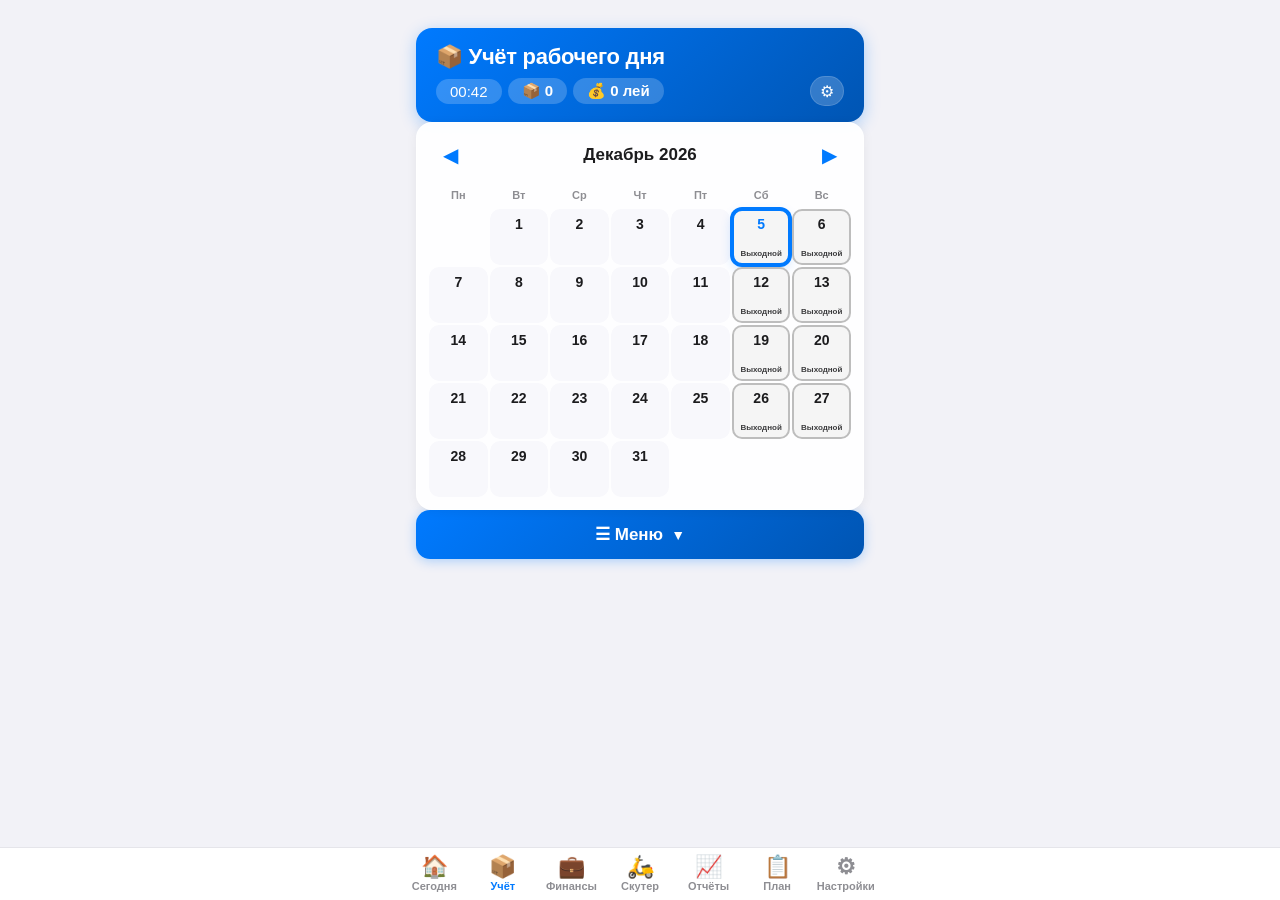
<file: index.html>
<!doctype html>
<html lang="ru">
<head>
<meta charset="UTF-8">
<meta name="viewport" content="width=device-width, initial-scale=1.0, viewport-fit=cover">
<title>📦 Мой Учёт</title>

<!-- PWA -->
<link rel="manifest" href="manifest.json">
<link rel="apple-touch-icon" href="icon-512.PNG">
<meta name="apple-mobile-web-app-capable" content="yes">
<meta name="apple-mobile-web-app-status-bar-style" content="black-translucent">
<meta name="theme-color" content="#007aff">

<link rel="stylesheet" href="css/theme.css">
<link rel="stylesheet" href="css/components.css">
<style>
/* Переменные (остальные из theme.css) */
:root{--card-bg:rgba(255,255,255,.92);--card-border:rgba(255,255,255,.5);--panel-bg:#fff;--subtle-bg:#f8f8fc;--subtle-bg-2:#f0f0f5;--input-bg:#f8f8fc;--input-border:#e5e5ea;--divider:#e5e5ea;--modal-bg:#fff;--good:#2e7d32;
--work-bg:#e8f5e9;--work-border:#43a047;--work-text:#2e7d32;--help-bg:#e3f2fd;--help-border:#1e88e5;--help-text:#1565c0;--short-bg:#fff3e0;--short-border:#fb8c00;--short-text:#e65100;--replace-bg:#f3e5f5;--replace-border:#8e24aa;--replace-text:#7b1fa2;--short_replace-bg:#fff8e1;--short_replace-border:#f9a825;--short_replace-text:#f57f17;--weekend-bg:#f5f5f5;--weekend-border:#bdbdbd;--weekend-text:#616161}
:root[data-theme="dark"]{--card-bg:rgba(28,28,30,.95);--card-border:rgba(255,255,255,.06);--panel-bg:rgba(28,28,30,.95);--subtle-bg:#1c1c1e;--subtle-bg-2:#2c2c2e;--input-bg:#1c1c1e;--input-border:#3a3a3c;--divider:#2c2c2e;--modal-bg:#1c1c1e;--good:#66bb6a;
--work-bg:#1a2a1a;--work-border:#2e7d32;--work-text:#66bb6a;--help-bg:#1a2a3a;--help-border:#1565c0;--help-text:#42a5f5;--short-bg:#2a1a0a;--short-border:#e65100;--short-text:#ffa726;--replace-bg:#2a1a2a;--replace-border:#7b1fa2;--replace-text:#ab47bc;--short_replace-bg:#2a2a0a;--short_replace-border:#f9a825;--short_replace-text:#ffca28;--weekend-bg:#1c1c1e;--weekend-border:#3a3a3c;--weekend-text:#8e8e93}

*{-webkit-tap-highlight-color:transparent}
body{padding-top:calc(12px + env(safe-area-inset-top,0px));padding-bottom:calc(80px + env(safe-area-inset-bottom,0px))}

header{background:linear-gradient(135deg,#007aff,#0055b3);border-radius:16px;padding:16px 20px;box-shadow:0 4px 16px rgba(0,122,255,.3)}
header h1{color:#fff;font-size:22px;font-weight:600;letter-spacing:-.3px;margin:0}
.header-row{display:flex;justify-content:space-between;align-items:center;flex-wrap:wrap;gap:8px;margin-top:6px}
.badge{background:rgba(255,255,255,.2);padding:4px 14px;border-radius:20px;font-size:15px;font-weight:500;color:#fff}
.head-tools{display:flex;align-items:center;gap:8px}
.gear{display:flex;align-items:center;justify-content:center;width:34px;height:30px;border-radius:30px;background:rgba(255,255,255,.2);border:1px solid rgba(255,255,255,.15);text-decoration:none;font-size:16px;color:#fff}

/* Календарь */
.calendar-section{background:var(--card-bg);backdrop-filter:blur(20px);-webkit-backdrop-filter:blur(20px);padding:16px 12px 12px;border-radius:16px;box-shadow:0 2px 12px rgba(0,0,0,.06);border:1px solid var(--card-border)}
.calendar-header{display:flex;justify-content:space-between;align-items:center;margin-bottom:12px;padding:0 4px}
.calendar-header h2{font-size:17px;font-weight:600;margin:0}
.nav-btn{background:none;border:none;font-size:20px;color:var(--accent);cursor:pointer;padding:4px 10px;border-radius:8px;width:auto}
.calendar{display:grid;grid-template-columns:repeat(7,1fr);gap:2px;margin-top:0}
.day-name{padding:6px 0;text-align:center;font-size:11px;font-weight:600;color:var(--text-dim);margin:0}
.day{background:var(--subtle-bg);padding:4px 2px;text-align:center;border-radius:10px;cursor:pointer;min-height:56px;display:flex;flex-direction:column;justify-content:space-between;font-size:12px;border:2px solid transparent;min-width:0;color:var(--text)}
.day:active{transform:scale(.94)}
.day-number{font-weight:600;font-size:14px;line-height:1.3}
.day-label{font-size:8px;font-weight:600;opacity:.85;line-height:1.2;white-space:nowrap;overflow:hidden;text-overflow:ellipsis}
.orders-info{font-size:9px;opacity:.8;line-height:1.2}
.total-info{font-size:10px;font-weight:600;color:var(--accent)}
.note-badge{font-size:8px;opacity:.7}
.day.empty{background:transparent;border:none;cursor:default;min-height:30px}
.day.today{border-color:var(--accent)!important;box-shadow:0 0 0 2px #007aff,0 4px 12px rgba(0,122,255,.2)}
.day.today .day-number{color:var(--accent);font-weight:700}
.day.work{background:var(--work-bg);border-color:var(--work-border)}.day.help{background:var(--help-bg);border-color:var(--help-border)}.day.short{background:var(--short-bg);border-color:var(--short-border)}.day.replace{background:var(--replace-bg);border-color:var(--replace-border)}.day.short_replace{background:var(--short_replace-bg);border-color:var(--short_replace-border);border-style:dashed}.day.weekend{background:var(--weekend-bg);border-color:var(--weekend-border)}

.type-btn{padding:8px 4px;border:none;border-radius:10px;font-size:11px;font-weight:600;cursor:pointer}
.type-btn:active{transform:scale(.95)}
.type-btn.work{background:var(--work-bg);color:var(--work-text)}.type-btn.help{background:var(--help-bg);color:var(--help-text)}.type-btn.short{background:var(--short-bg);color:var(--short-text)}.type-btn.replace{background:var(--replace-bg);color:var(--replace-text)}.type-btn.short_replace{background:var(--short_replace-bg);color:var(--short_replace-text);border:1.5px dashed var(--short_replace-border)}.type-btn.weekend{background:var(--weekend-bg);color:var(--weekend-text)}
.type-grid{display:grid;grid-template-columns:repeat(3,1fr);gap:6px;margin-bottom:10px}

details>summary{list-style:none;cursor:pointer}
details>summary::-webkit-details-marker{display:none}
details.menu>summary{width:100%;padding:14px;background:linear-gradient(135deg,#007aff,#0055b3);border-radius:14px;color:#fff;font-size:17px;font-weight:600;display:flex;justify-content:center;align-items:center;gap:8px;box-shadow:0 2px 12px rgba(0,122,255,.3)}
details.menu>summary::after{content:"▼";font-size:14px;transition:transform .3s}
details.menu[open]>summary::after{transform:rotate(180deg)}
.menu-list{display:flex;flex-direction:column;gap:8px;margin-top:8px}
details.acc>summary{padding:14px 18px;background:var(--panel-bg);color:var(--text);border-radius:14px;font-size:16px;font-weight:500;display:flex;justify-content:space-between;align-items:center;box-shadow:0 1px 4px rgba(0,0,0,.05);border:1px solid var(--card-border)}
details.acc>summary::after{content:"▼";font-size:13px;color:var(--text-dim);transition:transform .3s}
details[open]>summary::after{transform:rotate(180deg)}
.acc-body{background:var(--panel-bg);color:var(--text);border-radius:14px;padding:14px 16px;box-shadow:0 1px 4px rgba(0,0,0,.05);border:1px solid var(--card-border);margin-top:6px}

.pos{color:var(--good)}
.form-group{margin-bottom:12px}
.form-group label{display:block;margin-bottom:4px;font-weight:500;font-size:14px}
.form-control{width:100%;padding:10px 14px;border:1.5px solid var(--input-border);border-radius:12px;font-size:16px;background:var(--input-bg);-webkit-appearance:none;appearance:none;color:var(--text);min-height:44px;font-family:inherit}
textarea.form-control{min-height:0}
.form-control:focus{outline:none;border-color:var(--accent)}
select.form-control{background-image:url("data:image/svg+xml,%3Csvg xmlns='http://www.w3.org/2000/svg' width='12' height='8' viewBox='0 0 12 8'%3E%3Cpath d='M1 1l5 5 5-5' stroke='%238e8e93' stroke-width='1.5' fill='none' stroke-linecap='round'/%3E%3C/svg%3E");background-repeat:no-repeat;background-position:right 14px center;padding-right:36px}

.two-col{display:grid;grid-template-columns:1fr 1fr;gap:8px}
.row{display:flex;gap:8px}
.btn{width:100%;padding:12px;border:none;border-radius:12px;font-size:15px;font-weight:600;cursor:pointer;display:flex;align-items:center;justify-content:center;gap:6px;color:#fff}
.btn:active{transform:scale(.97)}
.btn-primary{background:#007aff}.btn-orange{background:#ff9500}.btn-red{background:#ff3b30}.btn-gray{background:#8e8e93}.btn-green{background:#34c759}

.plan-card{background:var(--subtle-bg);padding:14px;border-radius:12px;margin-bottom:10px}
.plan-card h3{font-size:15px;font-weight:600;margin-bottom:10px}
.hint{font-size:12px;color:var(--text-dim);margin-bottom:8px}
.box{padding:10px 12px;border-radius:10px;background:var(--subtle-bg-2);font-size:13px;line-height:1.6}
.empty-note{text-align:center;color:var(--text-dim);padding:16px;font-size:13px}
.tree-wrap{max-height:320px;overflow-y:auto;border-radius:12px}
details.tree{margin-bottom:4px;border-radius:10px;overflow:hidden;background:var(--subtle-bg)}
details.tree>summary{padding:9px 14px;font-weight:600;font-size:13px;display:flex;justify-content:space-between;gap:8px}
details.tree.y>summary{background:#007aff;color:#fff}
details.tree.m>summary{background:var(--subtle-bg-2);font-weight:500}
details.tree.d>summary{background:var(--subtle-bg);color:var(--accent);font-weight:500;font-size:12px}
.tree-body{padding:8px 14px;background:var(--panel-bg);font-size:13px}
.tree-body>div{padding:4px 0;border-bottom:1px solid var(--divider)}
.tree-total{font-weight:700;margin-top:6px;background:var(--subtle-bg-2);border-radius:8px;padding:6px!important}
.log-row{display:flex;justify-content:space-between;align-items:center;gap:6px}
.log-del{background:#ff3b30;color:#fff;border:none;border-radius:6px;padding:2px 10px;font-size:12px;cursor:pointer;width:auto}

.status-person{display:flex;align-items:center;gap:8px;padding:6px 12px;border-radius:10px;font-size:13px;font-weight:500;margin-bottom:4px}
.status-person.work{background:var(--work-bg);color:var(--work-text)}.status-person.short{background:var(--short-bg);color:var(--short-text)}.status-person.help{background:var(--help-bg);color:var(--help-text)}.status-person.weekend{background:var(--weekend-bg);color:var(--weekend-text)}
.status-person.me{box-shadow:0 0 0 2px #007aff}
.sp-num{width:26px;height:24px;border-radius:12px;background:rgba(128,128,128,.2);display:flex;align-items:center;justify-content:center;font-size:11px;font-weight:700;flex-shrink:0}
.sect-title{padding:6px 8px 4px;font-size:12px;font-weight:700}

#overviewTable table{width:100%;border-collapse:collapse;font-size:12px}
#overviewTable th{padding:6px 4px;background:#007aff;color:#fff;text-align:center;font-weight:600}
#overviewTable td{padding:5px 3px;text-align:center;border-bottom:1px solid var(--divider)}
#overviewTable tr.even{background:var(--subtle-bg)}#overviewTable tr.now{background:var(--help-bg)}

.modal{display:none;position:fixed;z-index:1000;inset:0;background:rgba(0,0,0,.4);-webkit-backdrop-filter:blur(8px);backdrop-filter:blur(8px);overflow-y:auto}
.modal-content{background:var(--modal-bg);color:var(--text);margin:max(env(safe-area-inset-top,0px),12vh) auto 24px;padding:24px 20px 20px;border-radius:20px;width:88%;max-width:380px;box-shadow:0 20px 60px rgba(0,0,0,.3)}
.modal-content h3{font-size:18px;font-weight:600;margin-bottom:16px;text-align:center}
.close{float:right;font-size:28px;cursor:pointer;color:var(--text-dim);line-height:1;padding:0 4px}

.dialog-overlay{position:fixed;inset:0;background:rgba(0,0,0,.4);-webkit-backdrop-filter:blur(8px);backdrop-filter:blur(8px);z-index:3000;display:flex;align-items:center;justify-content:center}
.dialog-box{background:var(--modal-bg);color:var(--text);border-radius:20px;padding:24px 20px 20px;width:85%;max-width:340px}
.dialog-box p{font-size:15px;text-align:center;margin-bottom:20px;line-height:1.5;white-space:pre-line}
.dialog-buttons{display:flex;gap:8px}
.dialog-buttons button{flex:1;padding:12px;border:none;border-radius:12px;font-size:15px;font-weight:600;cursor:pointer}
.dialog-yes,.dialog-ok{background:#007aff;color:#fff}.dialog-no{background:var(--subtle-bg-2);color:var(--text)}

@media(max-width:400px){.container{padding:8px 10px 20px}header h1{font-size:18px}.day{min-height:50px;font-size:11px}.day-number{font-size:13px}.day-label{font-size:7px}}
@media(max-width:360px){.day{min-height:44px}.day-number{font-size:12px}.type-grid{grid-template-columns:repeat(2,1fr)}}
</style>
</head>
<body>

<div class="container">

<header>
  <h1>📦 Учёт рабочего дня</h1>
  <div class="header-row">
    <div class="row" style="align-items:center;gap:6px;flex-wrap:wrap">
      <span class="badge" id="realTimeClock">--:--</span>
      <span class="badge" id="monthlyCounter" style="font-weight:600">📦 0</span>
      <span class="badge" id="monthlyMoney" style="font-weight:600">💰 0 лей</span>
    </div>
    <div class="head-tools">
      <a href="settings.html" class="gear" title="Настройки">⚙</a>
    </div>
  </div>
</header>

<div class="calendar-section">
  <div class="calendar-header">
    <button class="nav-btn" onclick="changeMonth(-1)">◀</button>
    <h2 id="currentMonth">—</h2>
    <button class="nav-btn" onclick="changeMonth(1)">▶</button>
  </div>
  <div id="calendar" class="calendar"></div>
</div>

<details class="menu" id="mainMenu">
<summary>☰ Меню</summary>
<div class="menu-list">

  <details class="acc" id="shiftSetup"><summary><span>⚙ График и подмога</span></summary>
    <div class="acc-body">
      <div class="hint">Короткие дни и подмога считаются от этих данных. После сохранения график генерируется на год вперёд.</div>
      <div class="form-group"><label for="cfgFirst">🗓 Первый рабочий день моей смены (А):</label><input type="date" id="cfgFirst" class="form-control"/></div>
      <div class="two-col">
        <div class="form-group"><label for="cfgMy">🔢 Мой номер:</label><select id="cfgMy" class="form-control"></select></div>
        <div class="form-group"><label for="cfgOff">⚡ Короткие в 1-й раб. день:</label><select id="cfgOff" class="form-control"></select></div>
      </div>
      <div class="form-group"><label for="cfgHelpMy">🤝 Дата моей последней подмоги (будний нерабочий):</label><input type="date" id="cfgHelpMy" class="form-control"/></div>
      <div class="form-group"><label for="cfgHelpOther">🤝 Дата подмоги Б1 (другая смена, будний рабочий для меня):</label><input type="date" id="cfgHelpOther" class="form-control"/></div>
      <button onclick="saveShiftSetup()" class="btn btn-green">💾 Сохранить и сгенерировать на год</button>
      <div id="cfgStatus" class="hint" style="margin-top:8px;text-align:center"></div>
    </div>
  </details>

  <details class="acc" id="shiftOverview"><summary><span>🗓 График смены</span></summary>
    <div class="acc-body"><div class="plan-card">
      <div class="row" style="justify-content:space-between;align-items:center;margin-bottom:6px">
        <button class="nav-btn" onclick="changeOverviewMonth(-1)">◀</button><h3 id="overviewMonthTitle" style="margin:0">—</h3><button class="nav-btn" onclick="changeOverviewMonth(1)">▶</button>
      </div>
      <div id="overviewTable" style="overflow-x:auto"></div>
    </div></div>
  </details>

  <details class="acc" id="shiftStatus"><summary><span>✅ Статус дня</span></summary>
    <div class="acc-body"><div class="plan-card">
      <div class="row" style="justify-content:space-between;align-items:center;margin-bottom:6px">
        <button class="nav-btn" onclick="changeStatusDay(-1)">◀</button>
        <h3 id="statusDayTitle" onclick="openStatusDayPicker()" style="margin:0;cursor:pointer;text-decoration:underline dotted">Сегодня</h3>
        <button class="nav-btn" onclick="changeStatusDay(1)">▶</button>
      </div>
      <div class="row" style="justify-content:center;margin-bottom:8px">
        <input type="date" id="statusDayPicker" onchange="pickStatusDay(this.value)" class="form-control" style="width:auto;min-height:36px;padding:4px 8px"/>
        <button onclick="goToStatusToday()" class="btn btn-primary" style="width:auto;padding:4px 12px;font-size:13px">📅 Сегодня</button>
      </div>
      <div id="statusGrid"></div>
    </div></div>
  </details>

  <details class="acc" id="edit"><summary><span>✏ Редактировать день</span></summary>
    <div class="acc-body">
      <div class="type-grid" id="quickTypes"></div>
      <div class="form-group"><label for="date">📅 Дата:</label><input type="date" id="date" class="form-control"/></div>
      <div class="form-group"><label for="dayType">📋 Тип:</label><select id="dayType" class="form-control"></select></div>
      <div class="two-col">
        <div class="form-group"><label for="nightOrders">🌙 Ночной:</label><input type="number" inputmode="numeric" id="nightOrders" min="0" placeholder="0" class="form-control"/></div>
        <div class="form-group"><label for="apOrders">📦 Единый:</label><input type="number" inputmode="numeric" id="apOrders" min="0" placeholder="0" class="form-control"/></div>
      </div>
      <div class="form-group"><label for="dayNote">📝 Заметка:</label><textarea id="dayNote" class="form-control" rows="2" placeholder="Кого заменяешь, договорённости..."></textarea></div>
      <button onclick="openAddOrdersModal()" class="btn btn-primary">➕ Добавить заказы</button>
      <label class="box" style="display:flex;align-items:center;gap:8px;margin-top:10px;cursor:pointer"><input type="checkbox" id="singleDayOnly" style="width:18px;height:18px"/><span>✏ Только этот день (подмога не пересчитывается)</span></label>
      <div class="row" style="margin-top:10px">
        <button onclick="saveDay()" class="btn btn-primary" style="flex:2">💾 Сохранить день</button>
        <button onclick="clearCurrentDay()" class="btn btn-orange" style="flex:1">🗑 Очистить</button>
      </div>
    </div>
  </details>

  <details class="acc" id="salarySection"><summary><span>💵 Зарплата: получение</span></summary>
    <div class="acc-body">
      <div class="box" id="salSummary"></div>
      <div class="form-group" style="margin-top:10px"><label for="salAmount">Сколько получил (пусто = весь остаток):</label><input type="number" inputmode="decimal" id="salAmount" class="form-control" placeholder="0"/></div>
      <div class="two-col">
        <div class="form-group"><label for="salDate">📅 Дата:</label><input type="date" id="salDate" class="form-control"/></div>
        <div class="form-group"><label for="salWallet">👛 Кошелёк:</label><select id="salWallet" class="form-control"></select></div>
      </div>
      <button onclick="saveSalary()" class="btn btn-green">💵 Записать получение</button>
      <button id="salCloseBtn" onclick="toggleSalaryClosed()" class="btn btn-gray" style="margin-top:8px"></button>
      <div id="salList" style="margin-top:10px"></div>
    </div>
  </details>

  <details class="acc" id="historySection"><summary><span>🕒 История</span></summary><div class="acc-body"><div id="history" class="tree-wrap"></div></div></details>
  <details class="acc" id="ordersLogSection"><summary><span>🧾 Лог заказов</span></summary><div class="acc-body"><div id="ordersLog" class="tree-wrap"></div></div></details>

</div>
</details>

</div>

<div id="addOrdersModal" class="modal"><div class="modal-content">
  <span class="close" onclick="closeAddOrdersModal()">&times;</span>
  <h3>➕ Добавить заказы</h3>
  <div class="form-group"><label for="addNightOrders">➕ Ночной:</label><input type="number" inputmode="numeric" id="addNightOrders" min="0" placeholder="0" class="form-control"/></div>
  <div class="form-group"><label for="addApOrders">➕ Единый:</label><input type="number" inputmode="numeric" id="addApOrders" min="0" placeholder="0" class="form-control"/></div>
  <div class="row" style="margin-top:12px">
    <button onclick="addOrders()" class="btn btn-primary">✅ Добавить</button>
    <button onclick="closeAddOrdersModal()" class="btn btn-gray">❌ Отмена</button>
  </div>
</div></div>

<nav class="tabbar">
  <div class="in">
    <a href="today.html"><span>🏠</span>Сегодня</a>
<a href="index.html" class="active"><span>📦</span>Учёт</a>
    <a href="fin.html"><span>💼</span>Финансы</a>
    <a href="cash.html"><span>🛵</span>Скутер</a>
    <a href="stats.html"><span>📈</span>Отчёты</a>
    <a href="plan.html"><span>📋</span>План</a>
    <a href="settings.html"><span>⚙</span>Настройки</a>
  </div>
</nav>

<script src="js/lib/storage.js"></script>
<script src="js/lib/ui.js"></script>
<script src="js/lib/notify.js"></script>
<script src="js/lib/guard.js"></script>
<script src="js/lib/theme.js"></script>
<script src="js/lib/pin.js"></script>
<script src="js/domain/state.js"></script>
<script src="js/domain/migrate.js"></script>
<script>Schema.run();</script>
<script src="js/domain/selectors.js"></script>
<script src="js/domain/tariff.js"></script>
<script src="js/domain/finance-api.js"></script>
<script>
try{Theme.init()}catch(e){}

if(!State.getHelp){State.getHelp=()=>AppStorage.get("help",null);State.setHelp=v=>AppStorage.set("help",v)}
if(!State.getOrdersLog){State.getOrdersLog=()=>AppStorage.get("orders_log",null);State.setOrdersLog=v=>AppStorage.set("orders_log",v)}

// ==========================================
//  ХЕЛПЕРЫ
// ==========================================
const $=id=>document.getElementById(id);
const esc=s=>String(s==null?"":s).replace(/&/g,"&amp;").replace(/</g,"&lt;").replace(/>/g,"&gt;").replace(/"/g,"&quot;").replace(/'/g,"&#39;");
const pad=n=>String(n).padStart(2,"0");
const dstr=(y,m,d)=>`${y}-${pad(m)}-${pad(d)}`;
const sum=(arr,f)=>arr.reduce((s,x)=>s+f(x),0);
const empty=t=>`<p class="empty-note">${t}</p>`;
function getLocalDateStr(d){const date=d?new Date(d):new Date();return new Date(date.getTime()-date.getTimezoneOffset()*60000).toISOString().split("T")[0]}

const MONTHS=["Январь","Февраль","Март","Апрель","Май","Июнь","Июль","Август","Сентябрь","Октябрь","Ноябрь","Декабрь"];
const DOW=["Вс","Пн","Вт","Ср","Чт","Пт","Сб"];
const DAY_TYPES={
  work:{icon:"🏢",short:"Рабочий",full:"Рабочий"},
  help:{icon:"🤝",short:"Подмога",full:"Подмога"},
  short:{icon:"⚡",short:"Короткий",full:"Короткий"},
  replace:{icon:"🔄",short:"Замена",full:"Замена"},
  short_replace:{icon:"⚡🔄",short:"Кор.замена",full:"Короткая замена"},
  weekend:{icon:"🏖",short:"Выходной",full:"Выходной"}
};
const TYPE_KEYS=Object.keys(DAY_TYPES);
const getDayLabel=t=>DAY_TYPES[t]?DAY_TYPES[t].short:t;
const getDayTypeIcon=t=>DAY_TYPES[t]?DAY_TYPES[t].icon:"📅";
const validType=t=>DAY_TYPES[t]?t:"work";

// ==========================================
//  ДАННЫЕ
// ==========================================
let DAYS={},shiftConfig=null,helpConfig=null,rosterConfig={A:{},B:{}},ordersLog=[];
const toRec=(date,r)=>({date,dayType:r.type||"work",nightOrders:r.night||0,apOrders:r.ap||0,total:r.total||0,note:r.note||"",generated:r.generated});
const getHistory=()=>Object.keys(DAYS).sort().map(d=>toRec(d,DAYS[d]));
function setHistory(h){
  const o={};
  h.forEach(d=>{const r={type:d.dayType,night:d.nightOrders||0,ap:d.apOrders||0,total:d.total||0};if(d.note)r.note=d.note;if(d.generated!==undefined)r.generated=d.generated;o[d.date]=r});
  DAYS=o;State.setDays(DAYS);
}
const calcTotal=(date,n,a)=>Tariff.calcTotal(date,n,a);

function loadData(){
  DAYS=State.getDays()||{};
  shiftConfig=State.getShift();
  helpConfig=State.getHelp();
  rosterConfig=State.getRoster()||{A:{},B:{}};
  ordersLog=State.getOrdersLog();
  if(!Array.isArray(ordersLog)){
    ordersLog=getHistory().filter(d=>(d.nightOrders||0)+(d.apOrders||0)>0).map(d=>({id:"bf_"+d.date,date:d.date,time:"из истории дня",addedNight:d.nightOrders||0,addedAp:d.apOrders||0}));
    State.setOrdersLog(ordersLog);
  }
}

// ==========================================
//  UI-утилиты
// ==========================================
function dialog(message,buttons){
  const o=document.createElement("div");o.className="dialog-overlay";
  const b=document.createElement("div");b.className="dialog-box";
  const m=document.createElement("p");m.innerText=message;
  const row=document.createElement("div");row.className="dialog-buttons";
  buttons.forEach(([text,cls,fn])=>{const btn=document.createElement("button");btn.className=cls;btn.innerText=text;btn.onclick=()=>{o.remove();if(fn)fn()};row.appendChild(btn)});
  b.append(m,row);o.appendChild(b);document.body.appendChild(o);
}
const showAlertDialog=msg=>dialog(msg,[["OK","dialog-ok"]]);
const showConfirmDialog=(msg,onYes)=>dialog(msg,[["✅ Да","dialog-yes",onYes],["❌ Нет","dialog-no"]]);

function updateClock(){const el=$("realTimeClock");if(el)el.innerText=new Date().toLocaleTimeString("ru-RU",{hour:"2-digit",minute:"2-digit"})}
setInterval(updateClock,1000);
function updateMonthCounter(){
  const prefix=currentDate.getFullYear()+"-"+pad(currentDate.getMonth()+1);
  const days=getHistory().filter(d=>d.date.startsWith(prefix));
  const night=sum(days,d=>d.nightOrders||0),ap=sum(days,d=>d.apOrders||0),money=sum(days,d=>d.total||0);
  const el=$("monthlyCounter");el.textContent=`📦 ${night+ap}`;el.title=`🌙${night} 📦${ap}`;
  const m=$("monthlyMoney");m.textContent=`💰 ${money.toLocaleString("ru-RU")} лей`;m.title=`К получению за ${MONTHS[currentDate.getMonth()]}`;
}
function refreshAll(){renderCal();updateMonthCounter();loadHistory();displayOrdersLog();renderStatusGrid();renderShiftOverview();fillSetupForm();renderSalary()}

// ==========================================
//  ЛОГИКА ГРАФИКА
// ==========================================
const personName=(shift,n)=>{const r=rosterConfig&&rosterConfig[shift==="А"?"A":"B"];return r&&r[n]?String(r[n]).trim():""};
const personLabel=(shift,n)=>{const nm=personName(shift,n);return nm?`${shift}${n} ${nm}`:`${shift}${n}`};
const getRotatingPairs=()=>[[1,2],[3,4],[5,6],[7,1],[2,3],[4,5],[6,7]];
const dayDiff=(a,b)=>Math.round((new Date(b+"T12:00:00")-new Date(a+"T12:00:00"))/86400000);
function isWorkDay(ds,first){const p=((dayDiff(first,ds)%4)+4)%4;return p===0||p===1}
function getWorkDayIndex(ds,first){
  const diff=dayDiff(first,ds),pos=((diff%4)+4)%4;
  if(pos>=2)return null;
  return (diff>=0?Math.floor(diff/4):Math.ceil((diff-3)/4))*2+pos;
}
const getPairForWorkDay=(wdi,offset)=>{const idx=(((wdi+(+offset||0))%7)+7)%7;return{index:idx,pair:getRotatingPairs()[idx]}};
function isMyShortDay(ds){
  if(!shiftConfig||!shiftConfig.myNumber||!shiftConfig.firstWorkDay)return false;
  const wdi=getWorkDayIndex(ds,shiftConfig.firstWorkDay);
  return wdi!==null&&getPairForWorkDay(wdi,shiftConfig.offset).pair.includes(+shiftConfig.myNumber);
}
function getOtherShiftFirstWorkDay(){
  if(!shiftConfig||!shiftConfig.firstWorkDay)return null;
  const d=new Date(shiftConfig.firstWorkDay+"T12:00:00");d.setDate(d.getDate()+2);return getLocalDateStr(d);
}
function countNonWorkWeekdays(start,target,firstRef){
  if(!firstRef)return -1;
  const s=new Date(start+"T12:00:00"),t=new Date(target+"T12:00:00");
  if(t<=s)return -1;
  let count=0;const d=new Date(s);d.setDate(d.getDate()+1);
  while(d<=t){const dow=d.getDay();if(dow!==0&&dow!==6&&!isWorkDay(getLocalDateStr(d),firstRef))count++;d.setDate(d.getDate()+1)}
  return count;
}
const isWeekendStr=ds=>{const w=new Date(ds+"T12:00:00").getDay();return w===0||w===6};
function getHelpPositionForDate(ds){
  if(!helpConfig||!helpConfig.lastMyHelpDate||!shiftConfig||!shiftConfig.firstWorkDay||!shiftConfig.myNumber)return null;
  if(isWeekendStr(ds)||isWorkDay(ds,shiftConfig.firstWorkDay))return null;
  const anchor=helpConfig.lastMyHelpDate,my=+shiftConfig.myNumber;
  if(ds===anchor)return my;
  const count=countNonWorkWeekdays(anchor,ds,shiftConfig.firstWorkDay);
  return count<0?null:(((my-1+count)%7)+7)%7+1;
}
function getHelpPositionForDateOther(ds){
  if(!helpConfig||!helpConfig.lastOtherHelpDate)return null;
  const otherFirst=getOtherShiftFirstWorkDay();
  if(!otherFirst||isWeekendStr(ds)||isWorkDay(ds,otherFirst))return null;
  const anchor=helpConfig.lastOtherHelpDate;
  if(ds===anchor)return 1;
  const count=countNonWorkWeekdays(anchor,ds,otherFirst);
  return count<0?null:count%7+1;
}
const isMyHelpDay=ds=>!!(helpConfig&&shiftConfig&&shiftConfig.myNumber&&getHelpPositionForDate(ds)===+shiftConfig.myNumber);
function getShortPairForOtherShift(ds){
  const of=getOtherShiftFirstWorkDay();
  if(!of||!shiftConfig)return null;
  const wdi=getWorkDayIndex(ds,of);
  return wdi===null?null:getPairForWorkDay(wdi,shiftConfig.offset).pair;
}
const autoType=ds=>isWorkDay(ds,shiftConfig.firstWorkDay)?(isMyShortDay(ds)?"short":"work"):(!isWeekendStr(ds)&&isMyHelpDay(ds)?"help":"weekend");

const GEN_BACK=2,GEN_FWD=12;
function markAutoSchedule(){
  let h=getHistory().filter(d=>!(d.generated!==false&&["help","short","work","weekend"].includes(d.dayType)&&!d.nightOrders&&!d.apOrders&&!d.total&&!d.note));
  if(shiftConfig&&shiftConfig.firstWorkDay){
    const now=new Date(),idx=new Map(h.map((d,i)=>[d.date,i]));
    for(let mo=-GEN_BACK;mo<=GEN_FWD;mo++){
      const dt=new Date(now.getFullYear(),now.getMonth()+mo,1),y=dt.getFullYear(),m=dt.getMonth()+1,last=new Date(y,m,0).getDate();
      for(let d=1;d<=last;d++){
        const ds=dstr(y,m,d),type=autoType(ds),i=idx.get(ds);
        if(i!==undefined){if(h[i].generated)h[i].dayType=type}
        else{idx.set(ds,h.length);h.push({date:ds,dayType:type,nightOrders:0,apOrders:0,total:0,generated:true})}
      }
    }
  }
  setHistory(h);refreshAll();
}

function initSetupForm(){
  $("cfgMy").innerHTML=[1,2,3,4,5,6,7].map(n=>`<option value="${n}">А${n}</option>`).join("");
  $("cfgOff").innerHTML=getRotatingPairs().map((p,i)=>`<option value="${i}">А${p[0]} + А${p[1]}</option>`).join("");
}
function fillSetupForm(){
  const open=$("shiftSetup")&&$("shiftSetup").open;
  if(open)return;
  const s=shiftConfig||{},h=helpConfig||{};
  $("cfgFirst").value=s.firstWorkDay||"";
  $("cfgMy").value=s.myNumber||1;
  $("cfgOff").value=s.offset!==undefined&&s.offset!==null?s.offset:0;
  $("cfgHelpMy").value=h.lastMyHelpDate||"";
  $("cfgHelpOther").value=h.lastOtherHelpDate||"";
  $("cfgStatus").textContent=s.firstWorkDay?`График задан от ${s.firstWorkDay}, генерируется на ${GEN_FWD} мес. вперёд.`:"График ещё не настроен.";
}
function saveShiftSetup(){
  const first=$("cfgFirst").value,my=+$("cfgMy").value,off=+$("cfgOff").value,hm=$("cfgHelpMy").value,ho=$("cfgHelpOther").value;
  if(!first){showAlertDialog("Укажите первый рабочий день смены.");return}
  if(!(my>=1&&my<=7)){showAlertDialog("Выберите свой номер (1–7).");return}
  if(hm){
    if(isWeekendStr(hm)){showAlertDialog("Дата моей подмоги не должна быть выходным (сб/вс).");return}
    if(isWorkDay(hm,first)){showAlertDialog("Дата моей подмоги попадает на рабочий день смены — подмога бывает только в нерабочие будни.");return}
  }
  if(ho){
    const of=(()=>{const d=new Date(first+"T12:00:00");d.setDate(d.getDate()+2);return getLocalDateStr(d)})();
    if(isWeekendStr(ho)){showAlertDialog("Дата подмоги другой смены не должна быть выходным (сб/вс).");return}
    if(isWorkDay(ho,of)){showAlertDialog("Эта дата — рабочий день другой смены. Нужен будний день, когда она отдыхает (а ваша смена работает).");return}
  }
  shiftConfig={...(shiftConfig||{}),firstWorkDay:first,myNumber:my,offset:off};
  helpConfig={...(helpConfig||{}),lastMyHelpDate:hm||"",lastOtherHelpDate:ho||""};
  State.setShift(shiftConfig);State.setHelp(helpConfig);
  $("shiftSetup").open=false;
  markAutoSchedule();
  Notify.show(`✅ График сгенерирован на ${GEN_FWD} мес.`);
}

function renderCal(){
  const y=currentDate.getFullYear(),m=currentDate.getMonth();
  const first=(new Date(y,m,1).getDay()+6)%7,last=new Date(y,m+1,0).getDate();
  $("currentMonth").textContent=`${MONTHS[m]} ${y}`;
  const hist=new Map(getHistory().map(d=>[d.date,d])),today=getLocalDateStr();
  const hasShift=!!(shiftConfig&&shiftConfig.firstWorkDay);
  let html=["Пн","Вт","Ср","Чт","Пт","Сб","Вс"].map(n=>`<div class="day-name">${n}</div>`).join("")+'<div class="day empty"></div>'.repeat(first);
  for(let d=1;d<=last;d++){
    const ds=dstr(y,m+1,d),rec=hist.get(ds),dow=new Date(y,m,d).getDay();
    let cls="day",label="",info="";
    if(ds===today)cls+=" today";
    if(rec){
      const t=validType(rec.dayType);cls+=" "+t;label=getDayLabel(t);
      const parts=[];
      if(rec.nightOrders>0)parts.push("🌙"+rec.nightOrders);
      if(rec.apOrders>0)parts.push("📦"+rec.apOrders);
      info=`<div class="orders-info">${parts.join(" ")||"—"}</div>`+(rec.total>0?`<div class="total-info">${rec.total}</div>`:"")+(rec.note?`<div class="note-badge" title="${esc(rec.note)}">📝</div>`:"");
    }else if(hasShift){const t=autoType(ds);cls+=" "+t;label=getDayLabel(t)}
    else if(dow===0||dow===6){cls+=" weekend";label="Выходной"}
    html+=`<div class="${cls}" data-date="${ds}"><div class="day-number">${d}</div>${label?`<div class="day-label">${label}</div>`:""}${info}</div>`;
  }
  $("calendar").innerHTML=html;
}
function changeMonth(dir){currentDate=new Date(currentDate.getFullYear(),currentDate.getMonth()+dir,1);renderCal();updateMonthCounter();renderSalary()}

function editDay(ds){
  $("mainMenu").open=true;$("edit").open=true;
  $("date").value=ds;
  const d=getHistory().find(x=>x.date===ds)||{};
  $("dayType").value=d.dayType||(shiftConfig&&shiftConfig.firstWorkDay?autoType(ds):"work");
  $("nightOrders").value=d.nightOrders||"";
  $("apOrders").value=d.apOrders||"";
  $("dayNote").value=d.note||"";
  $("edit").scrollIntoView({behavior:"smooth",block:"start"});
}
function clearDayForm(){$("nightOrders").value="";$("apOrders").value="";$("dayNote").value="";$("singleDayOnly").checked=false}
function saveDay(){
  if(!guardAction("saveDay"))return;
  try{
    const date=$("date").value;
    if(!date){showAlertDialog("❌ Выберите дату!");return}
    const dayType=$("dayType").value;
    const nightOrders=parseInt($("nightOrders").value)||0,apOrders=parseInt($("apOrders").value)||0;
    const total=calcTotal(date,nightOrders,apOrders);
    const singleOnly=$("singleDayOnly").checked;
    const rec={date,dayType,nightOrders,apOrders,total,generated:false,note:$("dayNote").value.trim()};

    const h=getHistory(),i=h.findIndex(d=>d.date===date);
    const o=i>=0?h[i]:null,dn=nightOrders-(o?o.nightOrders||0:0),da=apOrders-(o?o.apOrders||0:0);
    if(dn||da){ordersLog.push({id:Date.now()+"_"+Math.random().toString(36).slice(2,7),date,time:new Date().toLocaleString(),addedNight:dn,addedAp:da});State.setOrdersLog(ordersLog)}
    if(i>=0)h[i]=rec;else h.push(rec);
    setHistory(h);

    let msg="✅ День сохранён";
    if(dayType==="help"&&!singleOnly){
      const dow=new Date(date+"T12:00:00").getDay();
      if(!shiftConfig||!shiftConfig.firstWorkDay||!shiftConfig.myNumber)showAlertDialog("Сначала настройте график (меню → ⚙ График и подмога).");
      else if(dow===0||dow===6)showAlertDialog("Дата подмоги не должна быть выходным. День сохранён.");
      else if(isWorkDay(date,shiftConfig.firstWorkDay))showAlertDialog("Это рабочий день — нельзя как якорь подмоги. День сохранён.");
      else{
        helpConfig={...(helpConfig||{}),lastMyHelpDate:date};
        State.setHelp(helpConfig);
        markAutoSchedule();
        msg="✅ Подмога пересчитана от "+date;
      }
    }
    clearDayForm();refreshAll();Notify.show(msg);
  }catch(e){Notify.error(e.message)}
}
function clearCurrentDay(){
  const date=$("date").value||getLocalDateStr();
  showConfirmDialog(`Очистить данные за ${date}?`,()=>{
    setHistory(getHistory().filter(d=>d.date!==date));
    ordersLog=ordersLog.filter(e=>e.date!==date);State.setOrdersLog(ordersLog);
    $("dayType").value="work";clearDayForm();
    if(shiftConfig&&shiftConfig.firstWorkDay)markAutoSchedule();else refreshAll();
    Notify.show(`🗑 День очищен: ${date}`);
  });
}

function openAddOrdersModal(){
  if(!$("date").value){showAlertDialog("Выберите дату!");return}
  $("addOrdersModal").style.display="block";
  setTimeout(()=>$("addNightOrders").focus(),100);
}
function closeAddOrdersModal(){$("addOrdersModal").style.display="none";$("addNightOrders").value="";$("addApOrders").value=""}
function addOrders(){
  if(!guardAction("addOrders"))return;
  try{
    const date=$("date").value;
    const n=parseInt($("addNightOrders").value)||0,a=parseInt($("addApOrders").value)||0;
    if(!n&&!a){showAlertDialog("Добавьте заказ!");return}
    const h=getHistory();
    let rec=h.find(d=>d.date===date);
    if(rec){rec.nightOrders=(rec.nightOrders||0)+n;rec.apOrders=(rec.apOrders||0)+a;rec.total=calcTotal(date,rec.nightOrders,rec.apOrders);rec.generated=false}
    else{rec={date,dayType:$("dayType").value||"work",nightOrders:n,apOrders:a,total:calcTotal(date,n,a),generated:false};h.push(rec)}
    setHistory(h);
    ordersLog.push({id:Date.now()+"_"+Math.random().toString(36).slice(2,7),date,time:new Date().toLocaleString(),addedNight:n,addedAp:a});
    State.setOrdersLog(ordersLog);
    $("nightOrders").value=rec.nightOrders;$("apOrders").value=rec.apOrders;
    closeAddOrdersModal();refreshAll();
    Notify.show(`✅ Добавлено: +${n}🌙 +${a}📦`);
  }catch(e){Notify.error(e.message)}
}

// ==========================================
//  ЗАРПЛАТА: начислено (по дням) и получено (операции «Доход» в Финансах)
// ==========================================
const salaryYm=()=>currentDate.getFullYear()+"-"+pad(currentDate.getMonth()+1);
const salaryReceipts=ym=>Calc.salaryReceipts(ym);
function salaryStats(ym){const r=Calc.salary(ym);return{acc:r.accrued,rec:r.received,due:r.due}}
function renderSalary(){
  if(!$("salSummary"))return;
  const ym=salaryYm(),s=salaryStats(ym),rows=salaryReceipts(ym);
  $("salSummary").innerHTML=`${MONTHS[currentDate.getMonth()]} ${currentDate.getFullYear()}<br>💼 Начислено: <b>${UI.fmt(s.acc)} лей</b><br>✅ Получено: <b>${UI.fmt(s.rec)} лей</b><br>⏳ К получению: <b>${UI.fmt(s.due)} лей</b>`;
  $("salAmount").placeholder=s.due>0?String(s.due):"0";
  const cl=Calc.salary(ym).closed;
  if(cl)$("salSummary").innerHTML+=`<br>✅ <b>Месяц закрыт</b>: считается полученным`;
  $("salCloseBtn").textContent=cl?"↩ Открыть месяц снова":"✅ Закрыть месяц (получено раньше)";
  const w=State.getWallets()||{},vl=AppStorage.get("valyuty",{})||{},sel=$("salWallet"),prev=sel.value;
  sel.innerHTML=Object.keys(w).filter(n=>(vl[n]||"MDL")==="MDL").map(n=>`<option value="${esc(n)}">${esc(n)} (${UI.fmt(w[n])} лей)</option>`).join("");
  if(prev&&[...sel.options].some(o=>o.value===prev))sel.value=prev;
  $("salList").innerHTML=rows.length?rows.map(o=>`<div class="log-row" style="padding:6px 0;border-bottom:1px solid var(--divider)"><span>${esc(String(o.data||"").slice(0,10).split("-").reverse().join("."))} · ${esc(o.koshel||"")}</span><span><b class="pos">+${UI.fmt(o.summa)}</b> <button class="log-del" data-id="${esc(o.id)}" onclick="deleteSalary(this.dataset.id)">🗑</button></span></div>`).join(""):empty("Получений за этот месяц нет");
}
function saveSalary(){
  if(!guardAction("saveSalary"))return;
  try{
    const ym=salaryYm(),s=salaryStats(ym);
    let amt=UI.num($("salAmount").value);
    if(!(amt>0))amt=s.due;
    if(!(amt>0)){showAlertDialog("Весь заработок за месяц уже получен. Введите сумму вручную, если это аванс.");return}
    const wallet=$("salWallet").value;
    if(!wallet)throw new Error("Кошелёк не выбран");
    FinanceAPI.receive({date:$("salDate").value||getLocalDateStr(),wallet,amount:amt,category:"Зарплата",note:`Зарплата за ${MONTHS[currentDate.getMonth()]} ${currentDate.getFullYear()}`,ref:{t:"salary",ym},addCategory:true});
    $("salAmount").value="";$("salDate").value=getLocalDateStr();
    renderSalary();Notify.show(`✅ Получено ${UI.fmt(amt)} лей`);
  }catch(e){Notify.error(e.message)}
}
function toggleSalaryClosed(){
  const ym=salaryYm(),cl=Calc.salary(ym).closed;
  showConfirmDialog(cl?"Открыть месяц снова? Остаток к получению снова будет считаться.":"Закрыть месяц? Он будет считаться полученным целиком, остаток обнулится. Денег на кошельки это не добавит.",()=>{
    Calc.setSalaryClosed(ym,!cl);renderSalary();Notify.show(cl?"Месяц открыт":"✅ Месяц закрыт");
  });
}
function deleteSalary(id){
  showConfirmDialog("🗑 Удалить получение? Деньги будут списаны с кошелька.",()=>{
    try{FinanceAPI.undo(id);renderSalary();Notify.show("🗑 Получение удалено")}
    catch(e){Notify.error(e.message)}
  });
}

function groupYMD(items,getDate){
  const g={};
  items.forEach(it=>{const ds=getDate(it),y=ds.slice(0,4),m=ds.slice(5,7);((g[y]=g[y]||{})[m]=g[y][m]||[]).push(it)});
  return g;
}
function loadHistory(){
  const rows=getHistory().filter(d=>d.total>0),el=$("history");
  if(!rows.length){el.innerHTML=empty("📭 Нет данных");return}
  const g=groupYMD(rows,d=>d.date);
  el.innerHTML=Object.keys(g).sort().reverse().map(y=>`<details class="tree y"><summary><span>📅 ${y} год</span><span>${Object.keys(g[y]).length} мес</span></summary>`+
    Object.keys(g[y]).sort().reverse().map(m=>{
      const days=g[y][m];
      return `<details class="tree m"><summary><span>${MONTHS[+m-1]} ${y}</span><span>${days.length} дн.</span></summary><div class="tree-body">`+
        days.map(d=>`<div>${d.date.slice(8)}.${m}.${y} ${getDayTypeIcon(d.dayType)} ${getDayLabel(d.dayType)} | Н:${d.nightOrders} АП:${d.apOrders} | <b>${d.total} лей</b></div>`).join("")+
        `<div class="tree-total">📊 Итого: <b>${sum(days,d=>d.total||0)} лей</b></div></div></details>`;
    }).join("")+`</details>`).join("");
}
function displayOrdersLog(){
  const el=$("ordersLog");
  if(!ordersLog.length){el.innerHTML=empty("Нет записей");return}
  const g=groupYMD(ordersLog,e=>e.date);
  el.innerHTML=Object.keys(g).sort().reverse().map(y=>{
    const months=g[y],cnt=sum(Object.values(months),a=>a.length);
    return `<details class="tree y"><summary><span>📅 ${y}</span><span>${cnt} записей</span></summary>`+
      Object.keys(months).sort().reverse().map(m=>{
        const byDay={};months[m].forEach(e=>(byDay[e.date]=byDay[e.date]||[]).push(e));
        return `<details class="tree m"><summary><span>${MONTHS[+m-1]} ${y}</span><span>${months[m].length} записей</span></summary>`+
          Object.keys(byDay).sort().reverse().map(ds=>{
            const es=byDay[ds],label=ds.split("-").reverse().join(".");
            return `<details class="tree d"><summary><span>📅 ${label}</span><span>🌙${sum(es,e=>e.addedNight||0)} 📦${sum(es,e=>e.addedAp||0)} (${es.length})</span></summary><div class="tree-body">`+
              es.map(e=>`<div class="log-row"><span>🕐 ${esc(e.time)} | ${(e.addedNight>0?"+":"")+e.addedNight}🌙 ${(e.addedAp>0?"+":"")+e.addedAp}📦</span><button class="log-del" data-id="${esc(e.id)}" onclick="deleteLogEntry(this.dataset.id)">🗑</button></div>`).join("")+
              `<button class="btn btn-red" style="margin-top:6px;padding:6px;font-size:12px" data-date="${ds}" onclick="deleteLogDay(this.dataset.date)">🗑 Удалить все ${label}</button></div></details>`;
          }).join("")+`</details>`;
      }).join("")+`</details>`;
  }).join("");
}
function deleteLogEntry(id){
  showConfirmDialog("🗑 Удалить запись?",()=>{
    const e=ordersLog.find(x=>x.id===id);
    if(e){
      const h=getHistory(),rec=h.find(d=>d.date===e.date);
      if(rec){
        rec.nightOrders=Math.max(0,(rec.nightOrders||0)-(e.addedNight||0));
        rec.apOrders=Math.max(0,(rec.apOrders||0)-(e.addedAp||0));
        rec.total=calcTotal(rec.date,rec.nightOrders,rec.apOrders);
        setHistory(h);
      }
    }
    ordersLog=ordersLog.filter(x=>x.id!==id);State.setOrdersLog(ordersLog);
    refreshAll();Notify.show("🗑 Запись удалена и день пересчитан");
  });
}
function deleteLogDay(ds){
  showConfirmDialog(`🗑 Удалить все записи за ${ds}? Итоги дня будут обнулены.`,()=>{
    ordersLog=ordersLog.filter(e=>e.date!==ds);State.setOrdersLog(ordersLog);
    const h=getHistory(),rec=h.find(d=>d.date===ds);
    if(rec){rec.nightOrders=0;rec.apOrders=0;rec.total=0;setHistory(h)}
    refreshAll();Notify.show("🗑 Записи удалены, день обнулён");
  });
}

function changeStatusDay(dir){statusDayDate=new Date(statusDayDate);statusDayDate.setDate(statusDayDate.getDate()+dir);renderStatusGrid()}
function pickStatusDay(v){if(v){statusDayDate=new Date(v+"T12:00:00");renderStatusGrid()}}
function goToStatusToday(){statusDayDate=new Date();renderStatusGrid()}
function openStatusDayPicker(){const p=$("statusDayPicker");if(p.showPicker){try{p.showPicker();return}catch(e){}}p.focus();p.click()}
function changeOverviewMonth(dir){overviewMonthDate=new Date(overviewMonthDate.getFullYear(),overviewMonthDate.getMonth()+dir,1);renderShiftOverview()}
const shiftReady=()=>shiftConfig&&shiftConfig.firstWorkDay&&shiftConfig.myNumber;
const NEED_SETUP=`<div class="hint" style="text-align:center;padding:12px">Сначала задайте график: меню → «⚙ График и подмога»</div>`;

function renderShiftOverview(){
  const c=$("overviewTable"),y=overviewMonthDate.getFullYear(),m=overviewMonthDate.getMonth();
  $("overviewMonthTitle").textContent=`${MONTHS[m]} ${y}`;
  if(!shiftReady()){c.innerHTML=NEED_SETUP;return}
  const myNum=+shiftConfig.myNumber,first=shiftConfig.firstWorkDay,otherFirst=getOtherShiftFirstWorkDay(),last=new Date(y,m+1,0).getDate(),today=getLocalDateStr();
  let rows="",nWork=0,nShort=0,nHelp=0;
  for(let d=1;d<=last;d++){
    const ds=dstr(y,m+1,d),dow=new Date(y,m,d).getDay(),weekend=dow===0||dow===6,myWorks=isWorkDay(ds,first);
    let myShort="—",myHelp="—",othShort="—",othHelp="—";
    if(myWorks){
      const wdi=getWorkDayIndex(ds,first);
      if(wdi!==null)myShort=getPairForWorkDay(wdi,shiftConfig.offset).pair.map(n=>n===myNum?`<b>А${n}</b>`:`А${n}`).join(",");
      if(!weekend){const hp=getHelpPositionForDateOther(ds);othHelp=hp!==null?`Б${hp}`:(!helpConfig||!helpConfig.lastOtherHelpDate?"?":"—")}
    }else{
      if(!weekend){const hp=getHelpPositionForDate(ds);if(hp!==null)myHelp=hp===myNum?`<b>А${hp}</b>`:`А${hp}`}
      if(otherFirst){const wdi=getWorkDayIndex(ds,otherFirst);if(wdi!==null)othShort=getPairForWorkDay(wdi,shiftConfig.offset).pair.map(n=>`Б${n}`).join(",")}
    }
    if(isMyShortDay(ds))nShort++;else if(myWorks)nWork++;
    if(isMyHelpDay(ds))nHelp++;
    rows+=`<tr class="${ds===today?"now":d%2===0?"even":""}"><td><b>${d}</b> ${DOW[dow]}${ds===today?" 📍":""}</td><td>${myShort}</td><td>${myHelp}</td><td>${othShort}</td><td>${othHelp}</td></tr>`;
  }
  c.innerHTML=`<table><thead><tr><th>Дата</th><th>Моя ⚡</th><th>Моя 🤝</th><th>Другая ⚡</th><th>Другая 🤝</th></tr></thead><tbody>${rows}</tbody></table>
    <div class="box" style="margin-top:8px;text-align:center">Ваши дни: 🏢 <b>${nWork}</b> · ⚡ <b>${nShort}</b> · 🤝 <b>${nHelp}</b></div>`+
    (!helpConfig||!helpConfig.lastOtherHelpDate?`<div class="hint" style="text-align:center;margin-top:4px">ℹ Укажите дату подмоги другой смены в «⚙ График и подмога».</div>`:"");
}

function renderStatusGrid(){
  const grid=$("statusGrid"),title=$("statusDayTitle");
  if(!shiftReady()){grid.innerHTML=NEED_SETUP;return}
  const ds=getLocalDateStr(statusDayDate),dow=statusDayDate.getDay(),weekend=dow===0||dow===6;
  title.textContent=(ds===getLocalDateStr()?"Сегодня — ":"")+`${DOW[dow]}, ${statusDayDate.getDate()}.${pad(statusDayDate.getMonth()+1)}`;
  $("statusDayPicker").value=ds;
  const myNum=+shiftConfig.myNumber;
  const myWorks=isWorkDay(ds,shiftConfig.firstWorkDay);
  const myPair=myWorks?(()=>{const w=getWorkDayIndex(ds,shiftConfig.firstWorkDay);return w===null?null:getPairForWorkDay(w,shiftConfig.offset).pair})():null;
  const othPair=!myWorks?getShortPairForOtherShift(ds):null;
  const myHelp=!myWorks&&!weekend?getHelpPositionForDate(ds):null,othHelp=myWorks&&!weekend?getHelpPositionForDateOther(ds):null;

  const cell=(label,n,mine)=>{
    let status="weekend",text="🏖 Выходной";
    if(mine?myWorks:!myWorks){
      const pair=mine?myPair:othPair;
      if(pair&&pair.includes(n)){status="short";text=`⚡ Короткий (с ${personLabel(label,pair[0]===n?pair[1]:pair[0])})`}
      else{status="work";text="🏢 Работа"}
    }else if(!weekend&&(mine?myHelp:othHelp)===n){status="help";text="🤝 Подмога"}
    const nm=personName(label,n);
    return `<div class="status-person ${status}${mine&&n===myNum?" me":""}"><span class="sp-num">${label}${n}</span><span>${text}${nm?`<span style="opacity:.7;font-size:.85em"> · ${esc(nm)}</span>`:""}</span></div>`;
  };
  let html="";
  if(myWorks&&myPair)html+=`<div class="sect-title" style="color:#ff9500">⚡ Короткий (А): ${esc(personLabel("А",myPair[0]))}, ${esc(personLabel("А",myPair[1]))}</div>`;
  if(!myWorks&&othPair)html+=`<div class="sect-title" style="color:#ff9500">⚡ Короткий (Б): ${esc(personLabel("Б",othPair[0]))}, ${esc(personLabel("Б",othPair[1]))}</div>`;
  html+=`<div class="sect-title pos">👥 Моя смена (А) ${myWorks?"— работает":"— выходной"}</div>`;
  for(let n=1;n<=7;n++)html+=cell("А",n,true);
  html+=`<div class="sect-title" style="color:var(--accent);margin-top:6px">👥 Другая смена (Б) ${!myWorks?"— работает":"— выходной"}</div>`;
  for(let n=1;n<=7;n++)html+=cell("Б",n,false);
  if(myWorks&&!weekend&&!(helpConfig&&helpConfig.lastOtherHelpDate))html+=`<div class="hint" style="text-align:center">ℹ Укажите дату подмоги другой смены в «⚙ График и подмога».</div>`;
  grid.innerHTML=html;
}

let currentDate=new Date(),statusDayDate=new Date(),overviewMonthDate=new Date();

function reload(){
  loadData();
  if(shiftConfig&&shiftConfig.firstWorkDay)markAutoSchedule();else refreshAll();
}
function initApp(){
  $("dayType").innerHTML=TYPE_KEYS.map(t=>`<option value="${t}">${DAY_TYPES[t].icon} ${DAY_TYPES[t].full}</option>`).join("");
  $("quickTypes").innerHTML=TYPE_KEYS.map(t=>`<button class="type-btn ${t}" onclick="$('dayType').value='${t}'">${DAY_TYPES[t].icon} ${DAY_TYPES[t].short}</button>`).join("");
  $("date").value=getLocalDateStr();
  $("salDate").value=getLocalDateStr();
  initSetupForm();
  $("calendar").addEventListener("click",e=>{const c=e.target.closest(".day[data-date]");if(c)editDay(c.dataset.date)});
  $("addOrdersModal").addEventListener("click",e=>{if(e.target.id==="addOrdersModal")closeAddOrdersModal()});
  updateClock();
  reload();

  window.addEventListener("storage",reload);
  window.addEventListener("pageshow",e=>{if(e.persisted)reload()});
  document.addEventListener("visibilitychange",()=>{if(!document.hidden)reload()});
}
if(document.readyState==="loading")document.addEventListener("DOMContentLoaded",initApp);else initApp();
</script>
<script>
  if ('serviceWorker' in navigator) {
    window.addEventListener('load', () => {
      navigator.serviceWorker.register('./sw.js').catch(err => console.warn('SW:', err));
    });
  }
</script>
</body>
</html>
</file>
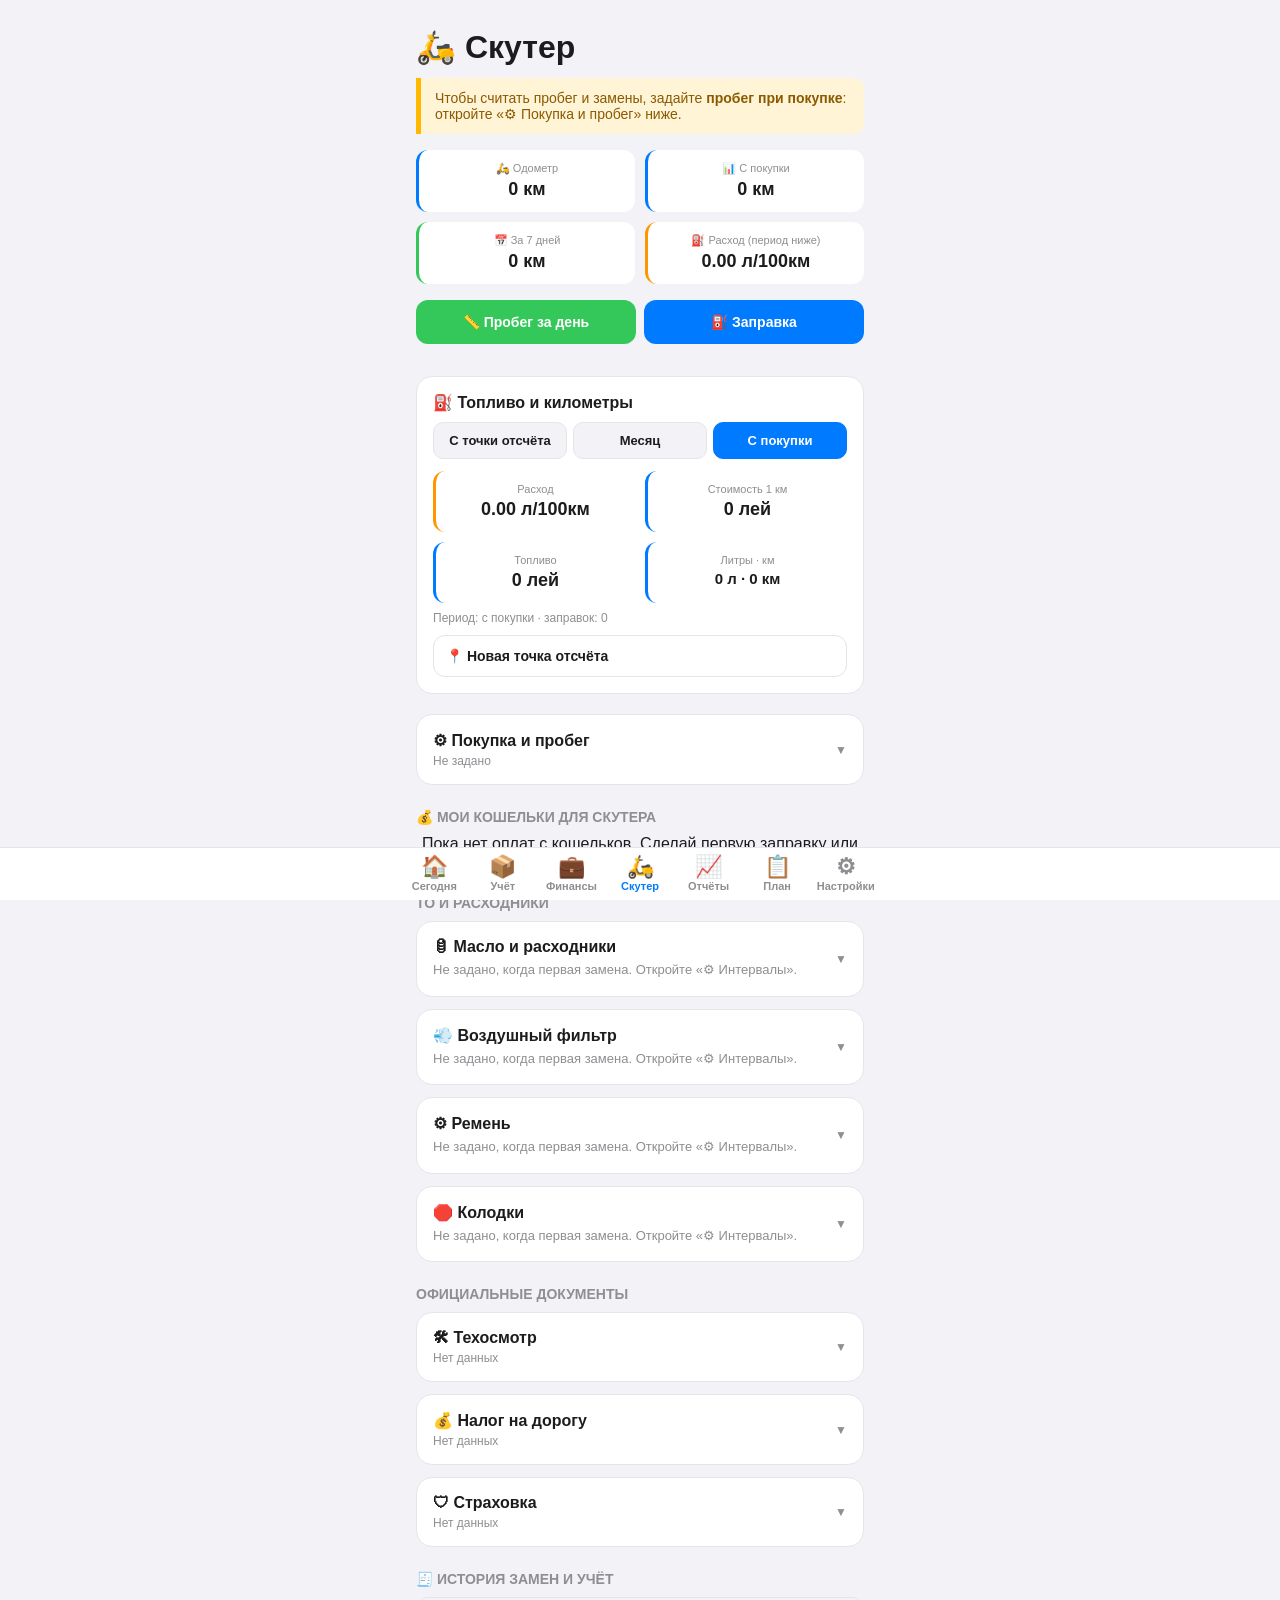
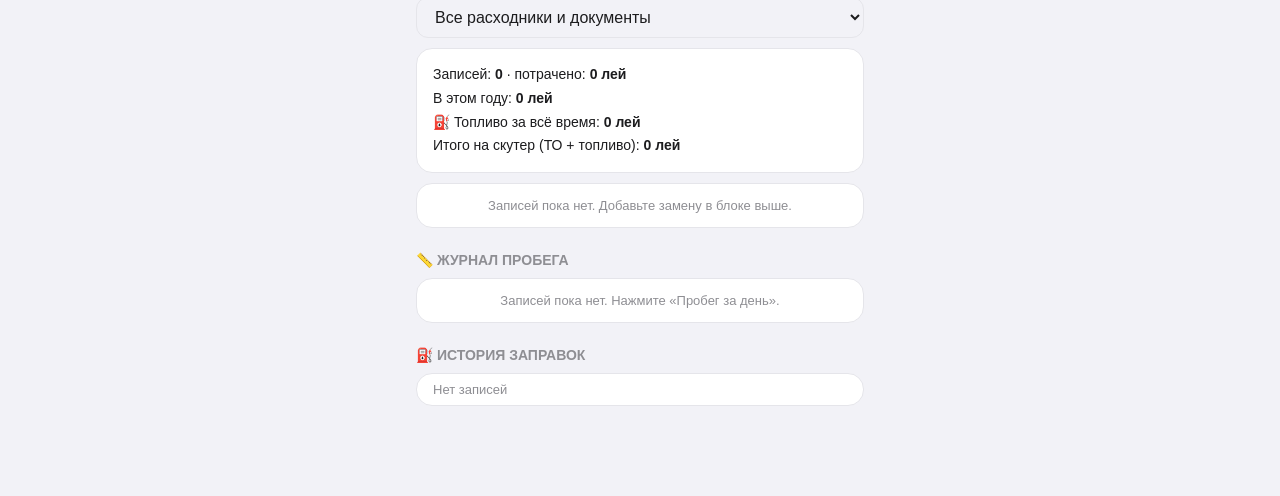
<file: cash.html>
<!doctype html>
<html lang="ru">
<head>
  <meta charset="UTF-8">
  <meta name="viewport" content="width=device-width, initial-scale=1.0, viewport-fit=cover">
  <title>🛵 Скутер</title>
  <link rel="stylesheet" href="css/theme.css">
  <link rel="stylesheet" href="css/components.css">
  <style>
    .container { max-width: 480px; margin: 0 auto; padding: 16px; padding-top: 16px; padding-bottom: 90px; }
    .header { margin-bottom: 12px; }

    .stats-grid { display: grid; grid-template-columns: 1fr 1fr; gap: 10px; margin-bottom: 16px; }
    .stat-card { background: var(--panel); padding: 12px; border-radius: 12px; text-align: center; border-left: 3px solid var(--accent); min-width: 0; }
    .stat-label { font-size: 11px; color: var(--text-dim); margin-bottom: 4px; display: block; }
    .stat-value { font-size: 18px; font-weight: 700; overflow-wrap: anywhere; }

    .action-grid { display: grid; grid-template-columns: 1fr 1fr; gap: 8px; margin-bottom: 24px; }
    .action-grid .btn { padding: 14px; font-size: 14px; }

    details.acc { margin-bottom: 12px; }
    details.acc > summary {
      list-style: none; background: var(--panel); border: 1px solid var(--border);
      border-radius: 16px; padding: 16px; cursor: pointer; font-weight: 600;
      display: flex; justify-content: space-between; align-items: center; gap: 8px;
    }
    details.acc > summary::-webkit-details-marker { display: none; }
    details.acc > summary::after { content: "▼"; font-size: 12px; color: var(--text-dim); flex: 0 0 auto; }
    details.acc[open] > summary::after { content: "▲"; }
    .acc-body { background: var(--panel); border: 1px solid var(--border); border-top: none; border-radius: 0 0 16px 16px; padding: 16px; margin-top: -4px; }
    details.sub { margin-top: 10px; border: 1px solid var(--border); border-radius: 12px; }
    details.sub > summary { list-style: none; padding: 12px; cursor: pointer; font-weight: 600; font-size: 14px; }
    details.sub > summary::-webkit-details-marker { display: none; }
    details.sub > .sub-body { padding: 0 12px 12px; }

    .input-row { display: flex; gap: 10px; margin-bottom: 10px; }
    .input-row > div { flex: 1; min-width: 0; }
    .input-row label, .acc-body label, .box label { display: block; font-size: 12px; color: var(--text-dim); margin-bottom: 4px; }

    .history-list { margin-top: 12px; border-top: 1px solid var(--border); padding-top: 10px; }
    .history-item { display: flex; justify-content: space-between; gap: 8px; padding: 8px 0; font-size: 13px; color: var(--text-dim); }
    .section-title { font-size: 14px; font-weight: 700; margin: 24px 0 10px; color: var(--text-dim); text-transform: uppercase; }

    .save-btn { width: 100%; padding: 16px; font-size: 16px; border-radius: 12px; background: var(--green); color: white; border: none; font-weight: 700; margin-top: 10px; cursor: pointer; transition: 0.2s; }
    .save-btn:active { background: #2e7d32; transform: scale(0.98); }
    .save-btn.blue { background: var(--accent); }
    .cancel-btn { width: 100%; padding: 16px; font-size: 16px; border-radius: 12px; background: var(--border); color: var(--text); border: none; font-weight: 700; margin-top: 8px; cursor: pointer; }

    .box { background: var(--panel); border-radius: 16px; padding: 16px; margin-bottom: 20px; }
    .seg { display: flex; gap: 6px; margin-bottom: 12px; }
    .seg button { flex: 1; padding: 10px 6px; border: 1px solid var(--border); border-radius: 10px; background: var(--bg); color: var(--text); font-size: 13px; font-weight: 600; cursor: pointer; }
    .seg button.on { background: var(--accent); border-color: var(--accent); color: #fff; }
    .chips { display: flex; flex-wrap: wrap; gap: 6px; margin: 6px 0 4px; }
    .chip { padding: 6px 12px; border-radius: 16px; border: 1px solid var(--orange); background: transparent; color: var(--orange); font-size: 13px; font-weight: 600; cursor: pointer; }
    .banner { background: var(--warn-bg); border-left: 5px solid #ffb800; border-radius: 0 10px 10px 0; padding: 12px 14px; margin-bottom: 16px; font-size: 14px; color: #8a5a00; }
    :root[data-theme="dark"] .banner { color: #ffcf80; }

    .check-row { display: flex !important; align-items: center; gap: 8px; font-size: 14px !important; color: var(--text) !important; margin: 4px 0 10px; }
    .check-row input { width: 20px; height: 20px; accent-color: var(--accent); }

    .pbar { height: 8px; background: var(--border); border-radius: 4px; overflow: hidden; margin: 8px 0 4px; }
    .pbar i { display: block; height: 100%; background: var(--green); }
    .due { font-size: 13px; line-height: 1.5; }
    .jr { display: flex; justify-content: space-between; align-items: center; gap: 8px; padding: 9px 0; border-bottom: 1px solid var(--border); font-size: 13px; }
    .jr:last-child { border-bottom: none; }
    .jr .sub { font-size: 11px; color: var(--text-dim); }
    .jr .rest { text-align: right; font-weight: 600; white-space: nowrap; }

    .svc-summary { background: var(--panel); border: 1px solid var(--border); border-radius: 16px; padding: 14px 16px; margin-bottom: 10px; font-size: 14px; line-height: 1.7; }
    .svc-list { background: var(--panel); border: 1px solid var(--border); border-radius: 16px; padding: 0 16px; margin-top: 10px; }
    .svc-row { display: flex; justify-content: space-between; align-items: center; gap: 10px; padding: 12px 0; border-bottom: 1px solid var(--border); }
    .svc-row:last-child { border-bottom: none; }
    .svc-sub { font-size: 12px; color: var(--text-dim); margin-top: 2px; }
    .svc-right { display: flex; align-items: center; gap: 6px; white-space: nowrap; }
    .del-btn { background: none; border: none; font-size: 18px; cursor: pointer; padding: 4px; }
    .undo-btn { width: 100%; padding: 12px; border-radius: 12px; border: 1.5px solid var(--orange); background: transparent; color: var(--orange); font-size: 14px; font-weight: 700; cursor: pointer; margin-bottom: 8px; text-align: left; }
    .undo-btn:active { transform: scale(0.98); }
    .ul { display: flex; justify-content: space-between; gap: 8px; padding: 6px 0; font-size: 13px; border-bottom: 1px solid var(--border); }
    .ul:last-child { border-bottom: none; }
    .ul span:last-child { color: var(--text-dim); white-space: nowrap; }
    .empty-note { color: var(--text-dim); font-size: 13px; padding: 14px 0; text-align: center; }
  </style>
</head>
<body>
<div class="container">
  <div class="header"><h1>🛵 Скутер</h1></div>

  <div id="setupBanner"></div>
  <div id="undoBar"></div>

  <div class="stats-grid">
    <div class="stat-card"><span class="stat-label">🛵 Одометр</span><span class="stat-value" id="statOdo">0 км</span></div>
    <div class="stat-card"><span class="stat-label">📊 С покупки</span><span class="stat-value" id="statSince">0 км</span></div>
    <div class="stat-card" style="border-left-color: var(--green);"><span class="stat-label">📅 За 7 дней</span><span class="stat-value" id="statWeek">0 км</span></div>
    <div class="stat-card" style="border-left-color: var(--orange);"><span class="stat-label">⛽ Расход (период ниже)</span><span class="stat-value" id="statConsumption">0 л/100км</span></div>
  </div>

  <div class="action-grid">
    <button class="btn btn-green" onclick="toggleMileageForm()"><span>📏</span> Пробег за день</button>
    <button class="btn btn-primary" onclick="toggleFuelForm()"><span>⛽</span> Заправка</button>
  </div>

  <div id="fuelBox"></div>

  <!-- Форма пробега -->
  <div id="mileageFormContainer" style="display: none;">
    <div class="box" style="border: 2px solid var(--green);">
      <h3 style="margin-bottom: 12px; font-size: 16px;">📏 Пробег</h3>
      <div class="seg">
        <button id="tabTrip" class="on" onclick="setTripMode('trip')">Пройдено за день</button>
        <button id="tabOdo" onclick="setTripMode('odo')">Показание одометра</button>
      </div>
      <div class="input-row">
        <div><label>Дата</label><input type="date" id="m_date" class="form-control"></div>
        <div><label id="m_label">Пройдено, км</label><input type="number" id="m_km" class="form-control" inputmode="decimal" placeholder="0"></div>
      </div>
      <div class="hint" id="m_hint" style="font-size:12px;color:var(--text-dim)"></div>
      <div id="m_missing"></div>
      <button class="save-btn" onclick="saveMileage()">💾 СОХРАНИТЬ</button>
      <button class="cancel-btn" onclick="toggleMileageForm()">Отмена</button>
    </div>
  </div>

  <!-- Форма заправки -->
  <div id="fuelFormContainer" style="display: none;">
    <div class="box" style="border: 2px solid var(--accent);">
      <h3 style="margin-bottom: 12px; font-size: 16px;">⛽ Новая заправка</h3>
      <div class="input-row">
        <div><label>Сумма по чеку</label><input type="number" id="f_total" class="form-control" placeholder="0" inputmode="decimal"></div>
        <div><label>Цена за литр</label><input type="number" id="f_price" class="form-control" placeholder="0" inputmode="decimal"></div>
      </div>
      <div style="margin-bottom: 12px;"><label>Кошелёк</label><select id="f_wall" class="form-control"></select></div>
      <button class="save-btn" onclick="saveFuel()">💾 СОХРАНИТЬ</button>
      <button class="cancel-btn" onclick="toggleFuelForm()">Отмена</button>
    </div>
  </div>

  <!-- Настройки скутера -->
  <details class="acc" id="acc_setup">
    <summary><div><div>⚙ Покупка и пробег</div><div id="setupStatus" style="font-size:12px;font-weight:400;color:var(--text-dim);margin-top:4px"></div></div></summary>
    <div class="acc-body">
      <div class="input-row">
        <div><label>Дата покупки</label><input type="date" id="s_date" class="form-control"></div>
        <div><label>Пробег при покупке, км</label><input type="number" id="s_start" class="form-control" inputmode="decimal" placeholder="0"></div>
      </div>
      <div class="hint" style="font-size:12px;color:var(--text-dim)">Пробег при покупке — точка отсчёта. «Первая замена» у расходников считается от неё. Текущий пробег меняется только вводом пройденных километров.</div>
      <button class="save-btn blue" onclick="saveSetup()">💾 СОХРАНИТЬ</button>
    </div>
  </details>

  <!-- Кошельки для скутера -->
  <div class="section-title">💰 Мои кошельки для скутера</div>
  <div id="scooterWallets" style="background: var(--panel); border-radius: 16px; padding: 0 16px; border: 1px solid var(--border); margin-bottom: 16px; display: none;"></div>
  <div class="hint" id="noScooterWallets" style="text-align: center; margin-bottom: 16px;">Пока нет оплат с кошельков. Сделай первую заправку или ТО.</div>

  <div class="section-title">ТО и Расходники</div>
  <div id="componentsList"></div>

  <div class="section-title">Официальные документы</div>
  <div id="officialList"></div>

  <div class="section-title">🧾 История замен и учёт</div>
  <select id="svcFilter" class="form-control" onchange="renderServiceHistory()" style="margin-bottom: 10px;"></select>
  <div class="svc-summary" id="svcSummary"></div>
  <div class="svc-list" id="svcList"></div>

  <div class="section-title">📏 Журнал пробега</div>
  <div class="svc-list" id="mileageJournal"></div>

  <div class="section-title">⛽ История заправок</div>
  <div class="history-list" id="globalHistory" style="background: var(--panel); padding: 0 16px; border-radius: 16px; border: 1px solid var(--border); margin-top:0"></div>
</div>

<nav class="tabbar">
  <div class="in">
    <a href="today.html"><span>🏠</span>Сегодня</a>
<a href="index.html"><span>📦</span>Учёт</a>
    <a href="fin.html"><span>💼</span>Финансы</a>
    <a href="cash.html" class="active"><span>🛵</span>Скутер</a>
    <a href="stats.html"><span>📈</span>Отчёты</a>
    <a href="plan.html"><span>📋</span>План</a>
    <a href="settings.html"><span>⚙</span>Настройки</a>
  </div>
</nav>

<script src="js/lib/storage.js"></script>
<script src="js/lib/ui.js"></script>
<script src="js/lib/notify.js"></script>
<script src="js/lib/guard.js"></script>
<script src="js/lib/theme.js"></script>
<script src="js/lib/pin.js"></script>
<script src="js/domain/state.js"></script>
<script src="js/domain/migrate.js"></script>
<script>Schema.run();</script>
<script src="js/domain/selectors.js"></script>
<script src="js/domain/finance-api.js"></script>
<script>
  Theme.init();

  const $ = id => document.getElementById(id);
  const esc = UI.esc;
  const today = () => UI.date.local();
  const fmtDate = ds => String(ds || "").split("-").reverse().join(".");
  const money = x => UI.fmt(UI.r2(+x || 0));
  const km1 = x => UI.fmt(Math.round((+x || 0) * 10) / 10);
  const fuelSum = f => +(f.total != null ? f.total : f.amount) || 0; // старые записи хранят сумму в amount
  const newId = () => Date.now().toString(36) + Math.random().toString(36).slice(2, 6);

  const COMPONENTS = [
    { id: 'oil', title: '🛢 Масло и расходники', interval: 2000 },
    { id: 'air_filter', title: '💨 Воздушный фильтр', interval: 3000 },
    { id: 'belt', title: '⚙ Ремень', interval: 10000 },
    { id: 'brakes', title: '🛑 Колодки', interval: 5000 }
  ];
  const OFFICIALS = [
    { id: 'tech', title: '🛠 Техосмотр' },
    { id: 'tax', title: '💰 Налог на дорогу' },
    { id: 'insurance', title: '🛡 Страховка' }
  ];

  // ---------- Даты ----------
  const daysBetween = (a, b) => Math.round((new Date(b + "T12:00:00") - new Date(a + "T12:00:00")) / 86400000);
  function addMonthsStr(ds, n) {
    const [y, m, d] = ds.split("-").map(Number);
    const dt = new Date(y, m - 1 + n, 1);
    const last = new Date(dt.getFullYear(), dt.getMonth() + 1, 0).getDate();
    dt.setDate(Math.min(d, last));
    return UI.date.local(dt);
  }

  // ---------- Отмотка шагов (undo) ----------
  const UNDO_KEY = "scooter_undo";
  const getUndo = () => AppStorage.get(UNDO_KEY, []) || [];
  function pushUndo(item) {
    const st = getUndo();
    st.push(Object.assign({ ts: Date.now() }, item));
    while (st.length > 30) st.shift();
    AppStorage.set(UNDO_KEY, st);
  }
  function undoLast() {
    const st = getUndo(), it = st[st.length - 1];
    if (!it) return;
    try { applyUndo(it); } catch (e) { Notify.error(e.message || String(e)); return; }
    st.pop();
    AppStorage.set(UNDO_KEY, st);
    render();
    Notify.show("↩ Отменено: " + it.label);
  }
  function applyUndo(it) {
    switch (it.t) {
      case "trip": removeTripCore(it.id); break;
      case "svc": {
        const data = it.kind === "comp" ? State.getComponent(it.id) : State.getOfficial(it.id);
        const idx = (data.history || []).findIndex(h => h.hid === it.hid);
        if (idx >= 0) removeServiceCore(it.kind, it.id, idx, true);
        break;
      }
      case "fuel": {
        const fuels = State.getFuel(), i = fuels.findIndex(f => f.id === it.id);
        if (i >= 0) {
          const f = fuels[i];
          if (f.opId != null) { try { FinanceAPI.undo(f.opId); } catch (e) { Notify.error(e.message); } }
          fuels.splice(i, 1);
          State.setFuel(fuels);
        }
        break;
      }
      case "setup": saveScooterData(it.prev); break;
      case "compset": { const d = State.getComponent(it.id); Object.assign(d, it.prev); State.setComponent(it.id, d); break; }
      case "fuelbase": saveScooterData({ fuelBase: it.prev.fuelBase || null, fuelPeriod: it.prev.fuelPeriod || null }); break;
      case "restoreTrip": {
        const log = State.getMileageLog(), t = +it.entry.trip || 0, idx = Math.min(it.index, log.length);
        log.splice(idx, 0, it.entry);
        for (let k = idx + 1; k < log.length; k++) if (log[k].trip != null) log[k].km = UI.r2(log[k].km + t);
        State.setMileageLog(log);
        saveScooterData({ currentKm: UI.r2(scooterData().currentKm + t) });
        break;
      }
      case "restoreSvc": {
        const data = it.kind === "comp" ? State.getComponent(it.id) : State.getOfficial(it.id);
        if (!Array.isArray(data.history)) data.history = [];
        const h = Object.assign({}, it.entry);
        if (it.refunded && +h.cost > 0 && h.wallet) {
          h.opId = FinanceAPI.spend({ date: h.date, wallet: h.wallet, amount: h.cost, category: it.category, note: h.note || "", ref: { t: it.kind, id: it.id, hid: h.hid } });
        }
        data.history.push(h);
        sortHist(it.kind, data.history);
        recalcLast(it.kind, data);
        if (it.kind === "comp") State.setComponent(it.id, data); else State.setOfficial(it.id, data);
        break;
      }
      case "restoreFuel": {
        const fuels = State.getFuel(), f = Object.assign({}, it.entry);
        if (it.refunded && f.wallet) {
          f.opId = FinanceAPI.spend({ date: f.date, wallet: f.wallet, amount: fuelSum(f), category: "Топливо (Скутер)", note: `${f.liters}л`, ref: { t: "fuel", id: f.id } });
        }
        fuels.splice(Math.min(it.index, fuels.length), 0, f);
        State.setFuel(fuels);
        break;
      }
    }
  }
  function renderUndo() {
    const st = getUndo();
    const wasOpen = $("undo_list") && $("undo_list").open;
    if (!st.length) { $("undoBar").innerHTML = ""; return; }
    const last = st[st.length - 1];
    $("undoBar").innerHTML = `<button class="undo-btn" onclick="undoLast()">↩ Отменить: ${esc(last.label)}</button>
      <details class="sub" id="undo_list" style="margin: 0 0 14px;"><summary>🕘 Последние действия (${st.length})</summary><div class="sub-body">
      ${st.slice().reverse().slice(0, 10).map(x => {
        const d = new Date(x.ts), p = n => String(n).padStart(2, "0");
        return `<div class="ul"><span>${esc(x.label)}</span><span>${p(d.getDate())}.${p(d.getMonth() + 1)} ${p(d.getHours())}:${p(d.getMinutes())}</span></div>`;
      }).join("")}
      <div class="hint" style="font-size:12px;color:var(--text-dim);margin-top:6px">Кнопка выше отменяет самое последнее действие. Нажимайте несколько раз, чтобы идти назад по шагам.</div></div></details>`;
    if (wasOpen) $("undo_list").open = true;
  }

  const sortHist = (kind, h) => h.sort((a, b) => String(a.date).localeCompare(String(b.date)) || (kind === "comp" ? (+a.km || 0) - (+b.km || 0) : 0));
  function recalcLast(kind, data) {
    const h = data.history || [];
    if (kind === "comp") {
      const last = h.slice().sort((a, b) => (+a.km || 0) - (+b.km || 0)).pop();
      data.lastKm = last ? +last.km : 0;
      data.lastDate = last ? last.date : "";
    } else {
      const last = h.slice().sort((a, b) => String(a.date).localeCompare(String(b.date))).pop();
      data.lastDate = last ? last.date : "";
      data.nextDate = last ? last.nextDate : "";
      data.cost = last ? +last.cost || 0 : 0;
    }
  }

  // ---------- Пройденные км по датам и расход топлива ----------
  // Прежние записи: км за день (меньше стартового показания) или показание одометра; новые: trip.
  const kmDeltas = () => Calc.kmDeltas();
  const kmInRange = (a, b) => kmDeltas().filter(d => d.date >= a && d.date <= b).reduce((s, d) => s + d.km, 0);
  const MONTHS_RU = ["Январь", "Февраль", "Март", "Апрель", "Май", "Июнь", "Июль", "Август", "Сентябрь", "Октябрь", "Ноябрь", "Декабрь"];
  const monthLabel = ym => MONTHS_RU[+ym.slice(5, 7) - 1] + " " + ym.slice(0, 4);

  function fuelStats(sc) {
    const fuels = State.getFuel();
    const raw = sc.raw || {};
    let p = raw.fuelPeriod || (raw.fuelBase ? "base" : "all");
    if (p === "base" && !(raw.fuelBase && raw.fuelBase.date)) p = "all";
    let list, km, label;
    if (p === "month") {
      const ym = raw.fuelMonth || today().slice(0, 7);
      list = fuels.filter(f => String(f.date).startsWith(ym));
      km = kmInRange(ym + "-01", ym + "-31");
      label = monthLabel(ym);
    } else if (p === "base") {
      const b = raw.fuelBase;
      list = fuels.filter(f => String(f.date) >= b.date);
      km = Math.max(sc.currentKm - (+b.km || 0), 0);
      label = `с ${fmtDate(b.date)} (от ${km1(b.km)} км)`;
    } else {
      list = fuels;
      km = Math.max(sc.currentKm - sc.startKm, 0);
      label = "с покупки";
    }
    const liters = list.reduce((s, f) => s + (+f.liters || 0), 0);
    const cost = list.reduce((s, f) => s + fuelSum(f), 0);
    return { p, label, liters, cost, km, count: list.length,
      l100: km > 0 ? liters / km * 100 : 0, perKm: km > 0 ? cost / km : 0, avgPrice: liters > 0 ? cost / liters : 0 };
  }
  function setFuelPeriod(p) { saveScooterData({ fuelPeriod: p }); render(); }
  function setFuelMonth(v) { if (v) { saveScooterData({ fuelMonth: v, fuelPeriod: "month" }); render(); } }
  function renderFuelBox(sc) {
    const fs = fuelStats(sc), raw = sc.raw || {};
    const wasOpen = $("fx_base") && $("fx_base").open;
    const ym = raw.fuelMonth || today().slice(0, 7);
    const btn = (p, t) => `<button class="${fs.p === p ? "on" : ""}" onclick="setFuelPeriod('${p}')">${t}</button>`;
    $("fuelBox").innerHTML = `
      <div class="box" style="border: 1px solid var(--border);">
        <div style="font-weight:700;margin-bottom:10px">⛽ Топливо и километры</div>
        <div class="seg">${btn("base", "С точки отсчёта")}${btn("month", "Месяц")}${btn("all", "С покупки")}</div>
        ${fs.p === "month" ? `<input type="month" id="fx_month" class="form-control" value="${ym}" onchange="setFuelMonth(this.value)" style="margin-bottom:10px">` : ""}
        <div class="stats-grid" style="margin:0">
          <div class="stat-card" style="border-left-color: var(--orange);"><span class="stat-label">Расход</span><span class="stat-value">${fs.l100.toFixed(2)} л/100км</span></div>
          <div class="stat-card"><span class="stat-label">Стоимость 1 км</span><span class="stat-value">${money(fs.perKm)} лей</span></div>
          <div class="stat-card"><span class="stat-label">Топливо</span><span class="stat-value">${money(fs.cost)} лей</span></div>
          <div class="stat-card"><span class="stat-label">Литры · км</span><span class="stat-value" style="font-size:15px">${km1(fs.liters)} л · ${km1(fs.km)} км</span></div>
        </div>
        <div class="hint" style="font-size:12px;color:var(--text-dim);margin-top:8px">Период: ${esc(fs.label)} · заправок: ${fs.count}${fs.count ? " · средняя цена литра " + money(fs.avgPrice) : ""}${raw.fuelPeriod === "base" && !(raw.fuelBase && raw.fuelBase.date) ? " · точка отсчёта не задана" : ""}</div>
        <details class="sub" id="fx_base">
          <summary>📍 Новая точка отсчёта</summary>
          <div class="sub-body">
            <div class="hint" style="font-size:12px;color:var(--text-dim);margin-bottom:8px">Расход и стоимость километра считаются с этой даты и этого пробега. Например, после полного бака или смены масла.</div>
            <div class="input-row">
              <div><label>Дата</label><input type="date" id="fx_bd" class="form-control" value="${today()}"></div>
              <div><label>Пробег, км</label><input type="number" id="fx_bk" class="form-control" inputmode="decimal" value="${Math.round(sc.currentKm * 10) / 10}"></div>
            </div>
            <button class="save-btn blue" onclick="saveFuelBase()">📍 ЗАДАТЬ ТОЧКУ ОТСЧЁТА</button>
          </div>
        </details>
      </div>`;
    if (wasOpen) $("fx_base").open = true;
  }
  function saveFuelBase() {
    if (!guardAction("saveFuelBase")) return;
    try {
      const sc = scooterData(), raw = sc.raw || {};
      const date = $("fx_bd").value || today();
      const km = UI.num($("fx_bk").value);
      if (!(km > 0)) throw new Error("Укажите пробег");
      pushUndo({ t: "fuelbase", label: `точка отсчёта ${fmtDate(date)} · ${km1(km)} км`, prev: { fuelBase: raw.fuelBase || null, fuelPeriod: raw.fuelPeriod || null } });
      saveScooterData({ fuelBase: { date, km }, fuelPeriod: "base" });
      render();
      Notify.show("📍 Точка отсчёта задана");
    } catch (e) { Notify.error(e.message); }
  }

  // ---------- Данные скутера ----------
  function scooterData() {
    const s = State.getScooter() || {};
    return { currentKm: +s.currentKm || 0, startKm: +s.startKm || 0, purchaseDate: s.purchaseDate || "", raw: s };
  }
  function saveScooterData(patch) {
    const s = Object.assign({}, State.getScooter() || {}, patch);
    State.setScooter(s);
  }

  // Читает и старый (kind/expense), и новый (tip: Трата) формат операций,
  // возвращая только записи, связанные со скутером (Скутер/Топливо).
  function getScooterOps() {
    return State.getOps()
      .map(o => o.tip === "Трата" ? { cat: o.kat, wallet: o.koshel } : null)
      .filter(o => o && /Скутер|Топливо/.test(o.cat || ""));
  }
  function walletSelectHtml() {
    const wallets = State.getWallets();
    return Object.keys(wallets).map(w => `<option value="${esc(w)}">${esc(w)} (${wallets[w] || 0} лей)</option>`).join("");
  }

  // ---------- Расчёт «когда менять» ----------
  // Первая замена считается от покупки (firstKm / firstMonths),
  // дальше — от последней замены (intervalKm / intervalMonths). Срабатывает то, что раньше.
  function calcDue(c, data, sc) {
    const hist = Array.isArray(data.history) ? data.history : [];
    const hasLast = hist.length > 0 || +data.lastKm > 0;
    const base = hasLast
      ? { km: +data.lastKm || 0, date: data.lastDate || "", ik: +data.intervalKm > 0 ? +data.intervalKm : c.interval, im: +data.intervalMonths || 0 }
      : { km: sc.startKm, date: sc.purchaseDate || "", ik: +data.firstKm || 0, im: +data.firstMonths || 0 };
    const nextKm = base.ik > 0 ? base.km + base.ik : null;
    const kmLeft = nextKm != null ? Math.round(nextKm - sc.currentKm) : null;
    const nextDate = base.im > 0 && base.date ? addMonthsStr(base.date, base.im) : null;
    const daysLeft = nextDate ? daysBetween(today(), nextDate) : null;
    const driven = Math.max(0, Math.round(sc.currentKm - base.km));
    let frac = 0;
    if (base.ik > 0) frac = Math.max(frac, driven / base.ik);
    if (nextDate) {
      const total = daysBetween(base.date, nextDate), el = daysBetween(base.date, today());
      if (total > 0) frac = Math.max(frac, el / total);
    }
    return {
      first: !hasLast, base, nextKm, kmLeft, nextDate, daysLeft, driven,
      frac: Math.min(1, Math.max(0, frac)),
      overdue: (kmLeft != null && kmLeft <= 0) || (daysLeft != null && daysLeft <= 0),
      configured: base.ik > 0 || !!nextDate
    };
  }
  function dueText(d) {
    if (!d.configured) return d.first ? "Не задано, когда первая замена. Откройте «⚙ Интервалы»." : "Интервал не задан. Откройте «⚙ Интервалы».";
    const parts = [];
    if (d.kmLeft != null) parts.push(d.kmLeft <= 0 ? `⚠️ просрочено на ${Math.abs(d.kmLeft)} км` : `осталось ${d.kmLeft} км (до ${Math.round(d.nextKm)} км)`);
    if (d.nextDate) parts.push(d.daysLeft <= 0 ? `⚠️ срок вышел ${fmtDate(d.nextDate)}` : `до ${fmtDate(d.nextDate)} (${d.daysLeft} дн.)`);
    return (d.first ? "Первая замена: " : "") + parts.join(" · ");
  }

  // ---------- История замен: сбор записей ----------
  function serviceEntries() {
    const out = [];
    COMPONENTS.forEach(c => {
      (State.getComponent(c.id).history || []).forEach((h, idx) => out.push({
        key: "comp:" + c.id, kind: "comp", id: c.id, idx, title: c.title,
        date: h.date || "", km: +h.km || 0, cost: +h.cost || 0, wallet: h.wallet || "", note: h.note || ""
      }));
    });
    OFFICIALS.forEach(o => {
      (State.getOfficial(o.id).history || []).forEach((h, idx) => out.push({
        key: "off:" + o.id, kind: "off", id: o.id, idx, title: o.title,
        date: h.date || "", until: h.nextDate || "", cost: +h.cost || 0, wallet: h.wallet || "", note: ""
      }));
    });
    return out;
  }

  function renderServiceHistory() {
    const sel = $("svcFilter");
    if (!sel.options.length) {
      sel.innerHTML = `<option value="all">Все расходники и документы</option>` +
        COMPONENTS.map(c => `<option value="comp:${c.id}">${esc(c.title)}</option>`).join("") +
        OFFICIALS.map(o => `<option value="off:${o.id}">${esc(o.title)}</option>`).join("");
    }
    const filter = sel.value || "all";
    const all = serviceEntries();
    const list = all.filter(e => filter === "all" || e.key === filter)
      .sort((a, b) => b.date.localeCompare(a.date) || b.idx - a.idx);

    const year = today().slice(0, 4);
    const total = list.reduce((s, e) => s + e.cost, 0);
    const thisYear = list.filter(e => e.date.startsWith(year)).reduce((s, e) => s + e.cost, 0);
    const fuelTotal = State.getFuel().reduce((s, f) => s + fuelSum(f), 0);

    let html = `Записей: <b>${list.length}</b> · потрачено: <b>${money(total)} лей</b><br>В этом году: <b>${money(thisYear)} лей</b>`;
    if (filter.startsWith("comp:") && list.length) {
      const byKm = list.slice().sort((a, b) => a.km - b.km);
      html += `<br>Последняя замена: <b>${fmtDate(list[0].date)}</b> на <b>${Math.round(byKm[byKm.length - 1].km)} км</b>`;
      if (byKm.length >= 2) {
        const avg = (byKm[byKm.length - 1].km - byKm[0].km) / (byKm.length - 1);
        html += `<br>Средний пробег между заменами: <b>${Math.round(avg)} км</b>`;
      }
      const paid = list.filter(e => e.cost > 0);
      if (paid.length) html += `<br>Средняя цена замены: <b>${money(total / paid.length)} лей</b>`;
    }
    if (filter === "all") {
      html += `<br>⛽ Топливо за всё время: <b>${money(fuelTotal)} лей</b>`;
      html += `<br>Итого на скутер (ТО + топливо): <b>${money(total + fuelTotal)} лей</b>`;
    }
    $("svcSummary").innerHTML = html;

    $("svcList").innerHTML = list.length ? list.map(e => `
      <div class="svc-row">
        <div>
          <b>${esc(e.title)}</b>
          <div class="svc-sub">${fmtDate(e.date)} · ${e.kind === "comp" ? Math.round(e.km) + " км" : (e.until ? "до " + fmtDate(e.until) : "")}${e.wallet ? " · " + esc(e.wallet) : ""}${e.note ? " · " + esc(e.note) : ""}</div>
        </div>
        <div class="svc-right"><b>${e.cost ? money(e.cost) + " лей" : "—"}</b><button class="del-btn" onclick="deleteService('${e.kind}','${e.id}',${e.idx})">🗑</button></div>
      </div>`).join("") : `<div class="empty-note">Записей пока нет. Добавьте замену в блоке выше.</div>`;
  }

  function removeServiceCore(kind, id, idx, refundOp) {
    const data = kind === "comp" ? State.getComponent(id) : State.getOfficial(id);
    const h = (data.history || [])[idx];
    if (!h) return null;
    let refunded = false;
    if (refundOp && h.opId != null && +h.cost > 0) {
      try { FinanceAPI.undo(h.opId); refunded = true; } catch (e) { Notify.error(e.message); }
    }
    data.history.splice(idx, 1);
    recalcLast(kind, data);
    if (kind === "comp") State.setComponent(id, data); else State.setOfficial(id, data);
    return { entry: h, refunded };
  }
  function deleteService(kind, id, idx) {
    const data = kind === "comp" ? State.getComponent(id) : State.getOfficial(id);
    const h = (data.history || [])[idx];
    if (!h) return;
    if (!confirm(`Удалить запись от ${fmtDate(h.date)}?`)) return;
    const refund = FinanceAPI.exists(h.opId) && +h.cost > 0 && confirm(`Вернуть ${money(h.cost)} лей на кошелёк «${h.wallet || ""}»?`);
    const r = removeServiceCore(kind, id, idx, refund);
    const title = (kind === "comp" ? COMPONENTS : OFFICIALS).find(x => x.id === id).title;
    if (r) pushUndo({ t: "restoreSvc", kind, id, entry: r.entry, refunded: r.refunded, category: `Скутер: ${title}`, label: `удалена запись «${title}» ${fmtDate(r.entry.date)}` });
    render();
    Notify.show("🗑 Запись удалена (можно отменить)");
  }

  function migrateLegacyHistory() {
    COMPONENTS.forEach(c => {
      const d = State.getComponent(c.id);
      if (!Array.isArray(d.history)) d.history = [];
      if (d.history.length === 0 && +d.lastKm > 0) {
        d.history.push({ date: d.lastDate || "", km: +d.lastKm, cost: 0, wallet: "", opId: null, note: "из прежних данных" });
        State.setComponent(c.id, d);
      }
    });
    OFFICIALS.forEach(o => {
      const d = State.getOfficial(o.id);
      if (!Array.isArray(d.history)) d.history = [];
      if (d.history.length === 0 && d.lastDate) {
        d.history.push({ date: d.lastDate, nextDate: d.nextDate || "", cost: +d.cost || 0, wallet: "", opId: null });
        State.setOfficial(o.id, d);
      }
    });
  }

  // ---------- Пробег ----------
  let tripMode = "trip";
  function setTripMode(m) {
    tripMode = m;
    $("tabTrip").classList.toggle("on", m === "trip");
    $("tabOdo").classList.toggle("on", m === "odo");
    $("m_label").textContent = m === "trip" ? "Пройдено, км" : "Одометр, км";
    const sc = scooterData();
    $("m_hint").textContent = m === "trip"
      ? `Км за выбранный день добавятся к текущему пробегу (${km1(sc.currentKm)} км).`
      : `Введите показание одометра. Оно должно быть не меньше текущего (${km1(sc.currentKm)} км).`;
    $("m_km").value = "";
  }

  // Рабочие дни последних двух недель, за которые пробег не введён
  function missingDays() {
    const days = State.getDays() || {};
    const have = new Set(State.getMileageLog().map(e => String(e.date)));
    const out = [];
    for (let i = 0; i < 14; i++) {
      const d = new Date(); d.setDate(d.getDate() - i);
      const ds = UI.date.local(d), r = days[ds];
      if (r && ((+r.night || 0) + (+r.ap || 0) > 0 || +r.total > 0) && !have.has(ds)) out.push(ds);
    }
    return out;
  }
  function renderMissing() {
    const m = missingDays();
    $("m_missing").innerHTML = m.length
      ? `<div class="hint" style="font-size:12px;color:var(--text-dim);margin-top:8px">Рабочие дни без пробега — нажмите, чтобы выбрать дату:</div><div class="chips">${m.map(d => `<button class="chip" onclick="pickDay('${d}')">${d.slice(8)}.${d.slice(5, 7)}</button>`).join("")}</div>`
      : "";
  }
  function pickDay(ds) { $("m_date").value = ds; setTripMode("trip"); $("m_km").focus(); }

  function toggleMileageForm() {
    const c = $("mileageFormContainer");
    const open = c.style.display === "none";
    c.style.display = open ? "block" : "none";
    if (open) {
      $("m_date").value = today();
      setTripMode("trip");
      renderMissing();
      $("m_km").focus();
    }
  }

  function saveMileage() {
    if (!guardAction("saveMileage")) return;
    try {
      const sc = scooterData();
      if (!(sc.startKm > 0)) throw new Error("Сначала задайте пробег при покупке («⚙ Покупка и пробег»)");
      const date = $("m_date").value || today();
      const val = UI.num($("m_km").value);
      let trip, odo;
      if (tripMode === "trip") {
        if (!(val > 0)) throw new Error("Введите пройденные километры");
        trip = UI.r2(val); odo = UI.r2(sc.currentKm + trip);
      } else {
        if (val < sc.currentKm) throw new Error(`Показание меньше текущего пробега (${km1(sc.currentKm)} км). Чтобы исправить, удалите лишнюю запись в журнале пробега.`);
        trip = UI.r2(val - sc.currentKm); odo = UI.r2(val);
        if (!(trip > 0)) throw new Error("Показание совпадает с текущим пробегом");
      }
      const id = newId();
      // km — показание одометра после записи (так читают отчёты), trip — пройдено за запись
      State.setMileageLog([...State.getMileageLog(), { id, date, trip, km: odo, mode: tripMode }]);
      saveScooterData({ currentKm: odo });
      pushUndo({ t: "trip", id, label: `+${km1(trip)} км · ${fmtDate(date)}` });
      toggleMileageForm();
      render();
      Notify.show(`✅ +${km1(trip)} км. Одометр: ${km1(odo)} км`);
    } catch (e) { Notify.error(e.message); }
  }

  function removeTripCore(id) {
    const log = State.getMileageLog();
    const i = log.findIndex(e => e.id === id);
    if (i < 0) return null;
    const e = log[i], t = +e.trip || 0;
    log.splice(i, 1);
    // Следующие новые записи (с trip) сдвигаем на величину удалённой
    for (let k = i; k < log.length; k++) if (log[k].trip != null) log[k].km = UI.r2(log[k].km - t);
    State.setMileageLog(log);
    saveScooterData({ currentKm: Math.max(UI.r2(scooterData().currentKm - t), 0) });
    return { entry: e, index: i, t };
  }
  function deleteTrip(id) {
    const e = State.getMileageLog().find(x => x.id === id);
    if (!e) return;
    if (!confirm(`Удалить запись: ${fmtDate(e.date)}, +${km1(+e.trip || 0)} км? Пробег уменьшится.`)) return;
    const r = removeTripCore(id);
    if (r) pushUndo({ t: "restoreTrip", label: `удалена запись ${fmtDate(r.entry.date)} (+${km1(r.t)} км)`, entry: r.entry, index: r.index });
    render();
    Notify.show("🗑 Запись пробега удалена (можно отменить)");
  }

  function saveSetup() {
    if (!guardAction("saveSetup")) return;
    try {
      const sc = scooterData();
      const start = UI.num($("s_start").value);
      const date = $("s_date").value || "";
      if (start < 0) throw new Error("Пробег не может быть отрицательным");
      const prev = { startKm: sc.startKm, purchaseDate: sc.purchaseDate, currentKm: sc.currentKm };
      const patch = { startKm: start, purchaseDate: date };
      if (!(sc.startKm > 0) && sc.currentKm < start) patch.currentKm = start; // первый ввод: пробег = пробегу при покупке
      saveScooterData(patch);
      pushUndo({ t: "setup", label: `покупка: ${km1(start)} км${date ? ", " + fmtDate(date) : ""}`, prev });
      render();
      Notify.show("✅ Сохранено");
    } catch (e) { Notify.error(e.message); }
  }

  // ---------- Рендер ----------
  function render() {
    migrateLegacyHistory();
    const sc = scooterData();
    const wallets = State.getWallets();
    const fuels = State.getFuel();

    $("setupBanner").innerHTML = sc.startKm > 0 ? "" :
      `<div class="banner">Чтобы считать пробег и замены, задайте <b>пробег при покупке</b>: откройте «⚙ Покупка и пробег» ниже.</div>`;
    $("setupStatus").textContent = sc.startKm > 0
      ? `Куплен${sc.purchaseDate ? " " + fmtDate(sc.purchaseDate) : ""} · при покупке ${km1(sc.startKm)} км`
      : "Не задано";
    if (!$("acc_setup").open) { $("s_start").value = sc.startKm || ""; $("s_date").value = sc.purchaseDate || ""; }

    // Кошельки
    const usedWallets = [...new Set(getScooterOps().map(o => o.wallet))];
    if (usedWallets.length > 0) {
      $("scooterWallets").style.display = "block";
      $("noScooterWallets").style.display = "none";
      $("scooterWallets").innerHTML = usedWallets.map(w => `
        <div class="history-item" style="padding: 12px 0; border-bottom: 1px solid var(--border);">
          <span>${esc(w)}</span><b style="color: var(--green);">${wallets[w] || 0} лей</b>
        </div>`).join("");
    } else {
      $("scooterWallets").style.display = "none";
      $("noScooterWallets").style.display = "block";
    }
    $("f_wall").innerHTML = walletSelectHtml();

    // Верхние карточки
    const since = Math.max(sc.currentKm - sc.startKm, 0);
    const weekFrom = (() => { const d = new Date(); d.setDate(d.getDate() - 6); return UI.date.local(d); })();
    const week = State.getMileageLog().filter(e => e.trip != null && String(e.date) >= weekFrom).reduce((s, e) => s + (+e.trip || 0), 0);
    $("statOdo").innerText = km1(sc.currentKm) + " км";
    $("statSince").innerText = km1(since) + " км";
    $("statWeek").innerText = km1(week) + " км";
    $("statConsumption").innerText = fuelStats(sc).l100.toFixed(2) + " л/100км";

    // Расходники
    const openIds = [...document.querySelectorAll("details[open][id]")].map(d => d.id);
    $("componentsList").innerHTML = COMPONENTS.map(c => {
      const data = State.getComponent(c.id);
      const hist = (data.history || []).slice().sort((a, b) => (+a.km || 0) - (+b.km || 0) || String(a.date).localeCompare(String(b.date)));
      const due = calcDue(c, data, sc);
      const barColor = due.overdue ? "var(--red)" : due.frac >= 0.9 ? "var(--red)" : due.frac >= 0.7 ? "var(--orange)" : "var(--green)";

      // Бортовой журнал: дата, км, сколько проехали до следующей замены / остаток
      const rows = hist.map((e, i) => {
        const next = hist[i + 1];
        const right = next
          ? `проехали ${Math.round(next.km - e.km)} км`
          : (due.configured
              ? (due.kmLeft != null ? (due.kmLeft <= 0 ? `⚠️ просрочено ${Math.abs(due.kmLeft)} км` : `остаток ${due.kmLeft} км`) : (due.nextDate ? `до ${fmtDate(due.nextDate)}` : ""))
              : "");
        return `<div class="jr"><div><b>${fmtDate(e.date) || "—"}</b> · ${Math.round(e.km)} км<div class="sub">${e.cost ? money(e.cost) + " лей" : "без оплаты"}${e.note ? " · " + esc(e.note) : ""}</div></div><div class="rest">${right}</div></div>`;
      }).reverse().join("");

      const iv = +data.intervalKm > 0 ? +data.intervalKm : c.interval;
      return `
      <details class="acc" id="acc_${c.id}">
        <summary><div><div>${c.title}</div><div class="due" style="font-weight:400;color:${due.overdue ? "var(--red)" : "var(--text-dim)"};margin-top:4px">${dueText(due)}</div></div></summary>
        <div class="acc-body">
          ${due.configured ? `<div class="pbar"><i style="width:${Math.round(due.frac * 100)}%;background:${barColor}"></i></div>
          <div class="due" style="color:var(--text-dim)">${due.first ? "С покупки" : "С замены"} проехано ${due.driven} км${due.base.ik > 0 ? " из " + Math.round(due.base.ik) : ""}${due.base.date ? " · " + (due.first ? "куплен " : "замена ") + fmtDate(due.base.date) : ""}</div>` : ""}

          <div style="margin-top:12px;font-weight:700;font-size:13px">📜 Бортовой журнал</div>
          ${rows ? `<div>${rows}</div>` : `<div class="empty-note">Замен ещё не было</div>`}

          <details class="sub" id="rep_${c.id}">
            <summary>➕ Записать замену</summary>
            <div class="sub-body">
              <div class="input-row">
                <div><label>Дата замены</label><input type="date" id="c_date_${c.id}" class="form-control" value="${today()}"></div>
                <div><label>Пробег, км</label><input type="number" id="c_km_${c.id}" class="form-control" value="${Math.round(sc.currentKm)}"></div>
              </div>
              <div class="input-row">
                <div><label>Стоимость (лей)</label><input type="number" id="c_cost_${c.id}" class="form-control" placeholder="0"></div>
                <div><label>Заметка</label><input type="text" id="c_note_${c.id}" class="form-control" placeholder="Например: масло 10W-40"></div>
              </div>
              <div style="margin-bottom: 10px;"><label>Кошелёк</label><select id="c_wall_${c.id}" class="form-control">${walletSelectHtml()}</select></div>
              <label class="check-row"><input type="checkbox" id="c_skip_${c.id}"> Не списывать с кошелька (старая запись)</label>
              <div class="hint" style="font-size:12px;color:var(--text-dim)">Следующая замена: этот пробег + интервал (${iv} км${+data.intervalMonths > 0 ? " или " + data.intervalMonths + " мес." : ""}).</div>
              <button class="save-btn" onclick="saveComponent('${c.id}', '${c.title}')">💾 ЗАПИСАТЬ ЗАМЕНУ</button>
            </div>
          </details>

          <details class="sub" id="set_${c.id}">
            <summary>⚙ Интервалы</summary>
            <div class="sub-body">
              <div class="hint" style="font-size:12px;color:var(--text-dim);margin-bottom:8px">Пустое поле или 0 — не учитывать. Срабатывает то, что наступит раньше.</div>
              <div style="font-weight:600;font-size:13px;margin-bottom:6px">Первая замена (после покупки)</div>
              <div class="input-row">
                <div><label>Через, км</label><input type="number" id="c_fk_${c.id}" class="form-control" inputmode="decimal" value="${+data.firstKm || ""}" placeholder="например 1000"></div>
                <div><label>или через, мес.</label><input type="number" id="c_fm_${c.id}" class="form-control" inputmode="decimal" value="${+data.firstMonths || ""}" placeholder="например 3"></div>
              </div>
              <div style="font-weight:600;font-size:13px;margin:6px 0">Дальше, между заменами</div>
              <div class="input-row">
                <div><label>Каждые, км</label><input type="number" id="c_ik_${c.id}" class="form-control" inputmode="decimal" value="${iv}"></div>
                <div><label>или каждые, мес.</label><input type="number" id="c_im_${c.id}" class="form-control" inputmode="decimal" value="${+data.intervalMonths || ""}" placeholder="например 12"></div>
              </div>
              <button class="save-btn blue" onclick="saveCompSettings('${c.id}')">💾 СОХРАНИТЬ ИНТЕРВАЛЫ</button>
            </div>
          </details>
        </div>
      </details>`;
    }).join("");

    // Документы
    $("officialList").innerHTML = OFFICIALS.map(o => {
      const data = State.getOfficial(o.id);
      const left = data.nextDate ? daysBetween(today(), data.nextDate) : null;
      const status = data.nextDate ? `Действует до: ${fmtDate(data.nextDate)}${left != null ? (left < 0 ? " · ⚠️ срок вышел" : ` · ещё ${left} дн.`) : ""} (${data.cost} лей)` : "Нет данных";
      return `
      <details class="acc" id="acc_off_${o.id}">
        <summary><div><div>${o.title}</div><div style="font-size:12px;font-weight:400;color:var(--text-dim);margin-top:4px">${status}</div></div></summary>
        <div class="acc-body">
          <div style="margin-bottom: 10px;"><label>Дата прохождения</label><input type="date" id="o_date_${o.id}" class="form-control" value="${today()}"></div>
          <div style="margin-bottom: 10px;"><label>Действует до</label><input type="date" id="o_next_${o.id}" class="form-control" value="${data.nextDate || ""}"></div>
          <div style="margin-bottom: 10px;"><label>Стоимость (лей)</label><input type="number" id="o_cost_${o.id}" class="form-control" placeholder="0"></div>
          <div style="margin-bottom: 10px;"><label>Кошелёк</label><select id="o_wall_${o.id}" class="form-control">${walletSelectHtml()}</select></div>
          <label class="check-row"><input type="checkbox" id="o_skip_${o.id}"> Не списывать с кошелька (старая запись)</label>
          <button class="save-btn" onclick="saveOfficial('${o.id}', '${o.title}')">💾 СОХРАНИТЬ</button>
        </div>
      </details>`;
    }).join("");

    openIds.forEach(id => { const d = $(id); if (d) d.open = true; });

    renderServiceHistory();
    renderFuelBox(sc);
    renderUndo();

    // Журнал пробега (последние 15 записей)
    const log = State.getMileageLog();
    const lastLog = log.slice(-15).reverse();
    $("mileageJournal").innerHTML = lastLog.length ? lastLog.map(e => {
      const isNew = e.trip != null;
      return `<div class="svc-row"><div><b>${fmtDate(e.date)}</b><div class="svc-sub">${isNew ? (e.mode === "odo" ? "по одометру" : "за день") : "прежний формат"}${isNew ? "" : " · " + km1(e.km) + " км"}</div></div>
        <div class="svc-right"><b>${isNew ? "+" + km1(e.trip) + " км" : ""}</b>${isNew ? `<span class="svc-sub">→ ${km1(e.km)}</span><button class="del-btn" onclick="deleteTrip('${e.id}')">🗑</button>` : ""}</div></div>`;
    }).join("") : `<div class="empty-note">Записей пока нет. Нажмите «Пробег за день».</div>`;

    let historyHtml = "";
    fuels.map((f, i) => ({ f, i })).slice(-8).reverse().forEach(({ f, i }) => historyHtml += `<div class="history-item"><span>⛽ ${fmtDate(f.date)}</span><span><b>${money(fuelSum(f))} лей</b> (${(+f.liters || 0).toFixed(2)} л) <button class="del-btn" onclick="deleteFuel(${i})">🗑</button></span></div>`);
    $("globalHistory").innerHTML = historyHtml || `<div class="history-item">Нет записей</div>`;
  }

  function toggleFuelForm() {
    const c = $("fuelFormContainer");
    c.style.display = c.style.display === "none" ? "block" : "none";
    if (c.style.display === "block") $("f_total").focus();
  }

  function saveFuel() {
    if (!guardAction("saveFuel")) return;
    try {
      const totalCost = UI.num($("f_total").value);
      const price = UI.num($("f_price").value);
      const wallet = $("f_wall").value;
      if (!wallet) throw new Error("Кошелёк не выбран");
      if (totalCost <= 0 || price <= 0) throw new Error("Заполните сумму и цену");
      const liters = UI.r2(totalCost / price);
      const fid = newId();
      const opId = FinanceAPI.spend({ wallet, amount: totalCost, category: "Топливо (Скутер)", note: `${liters}л`, ref: { t: "fuel", id: fid } });
      const entry = { id: fid, date: today(), liters, price, total: totalCost, wallet, opId };
      State.setFuel([...State.getFuel(), entry]);
      pushUndo({ t: "fuel", id: entry.id, label: `заправка ${money(totalCost)} лей (${liters} л)` });
      toggleFuelForm();
      render();
      Notify.show(`✅ ${liters} л. Списано ${totalCost} лей`);
    } catch (e) { Notify.error(e.message); }
  }
  function deleteFuel(i) {
    const fuels = State.getFuel(), f = fuels[i];
    if (!f) return;
    if (!confirm(`Удалить заправку ${fmtDate(f.date)} на ${money(fuelSum(f))} лей?`)) return;
    let refunded = false;
    if (FinanceAPI.exists(f.opId) && confirm(`Вернуть ${money(fuelSum(f))} лей на кошелёк «${f.wallet || ""}»?`)) {
      try { FinanceAPI.undo(f.opId); refunded = true; } catch (e) { Notify.error(e.message); }
    }
    fuels.splice(i, 1);
    State.setFuel(fuels);
    pushUndo({ t: "restoreFuel", label: `удалена заправка ${fmtDate(f.date)} (${money(fuelSum(f))} лей)`, entry: f, index: i, refunded });
    render();
    Notify.show("🗑 Заправка удалена (можно отменить)");
  }

  function saveCompSettings(id) {
    if (!guardAction("saveCompSet")) return;
    try {
      const data = State.getComponent(id);
      const f = n => Math.max(0, UI.num($(`${n}_${id}`).value) || 0);
      const prev = { firstKm: +data.firstKm || 0, firstMonths: +data.firstMonths || 0, intervalKm: +data.intervalKm || 0, intervalMonths: +data.intervalMonths || 0 };
      data.firstKm = f("c_fk"); data.firstMonths = f("c_fm");
      data.intervalKm = f("c_ik"); data.intervalMonths = f("c_im");
      if (!(data.intervalKm > 0) && !(data.intervalMonths > 0)) throw new Error("Задайте интервал между заменами: километры или месяцы");
      if (!Array.isArray(data.history)) data.history = [];
      State.setComponent(id, data);
      const title = COMPONENTS.find(c => c.id === id).title;
      pushUndo({ t: "compset", id, prev, label: `интервалы: ${title}` });
      render();
      Notify.show("✅ Интервалы сохранены");
    } catch (e) { Notify.error(e.message); }
  }

  // Замена: следующая = пробег замены + интервал (и/или дата + месяцы)
  function saveComponent(id, title) {
    if (!guardAction("saveComp")) return;
    try {
      const data = State.getComponent(id);
      if (!Array.isArray(data.history)) data.history = [];
      const date = $(`c_date_${id}`).value;
      const km = UI.num($(`c_km_${id}`).value);
      const cost = UI.num($(`c_cost_${id}`).value);
      const wallet = $(`c_wall_${id}`).value;
      const skip = $(`c_skip_${id}`).checked;
      const note = $(`c_note_${id}`).value.trim();
      const hid = newId();

      if (!date) throw new Error("Укажите дату замены");
      if (!(km > 0)) throw new Error("Укажите пробег на момент замены");

      let opId = null;
      if (cost > 0 && !skip) {
        opId = FinanceAPI.spend({ date, wallet, amount: cost, category: `Скутер: ${title}`, note: note || `Замена на ${km} км`, ref: { t: "comp", id, hid } });
      }

      // Старую запись не считаем «последней», если уже есть более свежая замена
      if (!data.lastKm || km >= data.lastKm) { data.lastKm = km; data.lastDate = date; }
      data.history.push({ hid, date, km, cost, wallet: cost > 0 && !skip ? wallet : "", opId, note });
      sortHist("comp", data.history);
      State.setComponent(id, data);
      pushUndo({ t: "svc", kind: "comp", id, hid, label: `замена: ${title} (${Math.round(km)} км)` });
      render();
      Notify.show(`✅ Замена ${title} записана`);
    } catch (err) { Notify.error(err.message); }
  }

  function saveOfficial(id, title) {
    if (!guardAction("saveOff")) return;
    try {
      const data = State.getOfficial(id);
      if (!Array.isArray(data.history)) data.history = [];
      const date = $(`o_date_${id}`).value;
      const next = $(`o_next_${id}`).value;
      const cost = UI.num($(`o_cost_${id}`).value);
      const wallet = $(`o_wall_${id}`).value;
      const skip = $(`o_skip_${id}`).checked;
      const hid = newId();

      if (!date || !next) throw new Error("Укажите даты");

      let opId = null;
      if (cost > 0 && !skip) {
        opId = FinanceAPI.spend({ date, wallet, amount: cost, category: `Скутер: ${title}`, note: `Оплата до ${next}`, ref: { t: "off", id, hid } });
      }

      if (!data.lastDate || date >= data.lastDate) { data.lastDate = date; data.nextDate = next; data.cost = cost; }
      data.history.push({ hid, date, nextDate: next, cost, wallet: cost > 0 && !skip ? wallet : "", opId });
      sortHist("off", data.history);
      State.setOfficial(id, data);
      pushUndo({ t: "svc", kind: "off", id, hid, label: `${title} до ${fmtDate(next)}` });
      render();
      Notify.show(`✅ ${title} записан`);
    } catch (err) { Notify.error(err.message); }
  }

  render();
  // Обновляем страницу при возврате, только если данные изменились и вы ничего не вводите
  let _sig = "";
  const sig = () => JSON.stringify([State.getScooter(), State.getFuel(), State.getMileageLog(), State.getWallets()]);
  document.addEventListener("visibilitychange", () => {
    if (document.hidden) { _sig = sig(); return; }
    if (sig() === _sig) return;
    const a = document.activeElement;
    if (!(a && /^(INPUT|SELECT|TEXTAREA)$/.test(a.tagName))) render();
  });
</script>
</body>
</html>
</file>
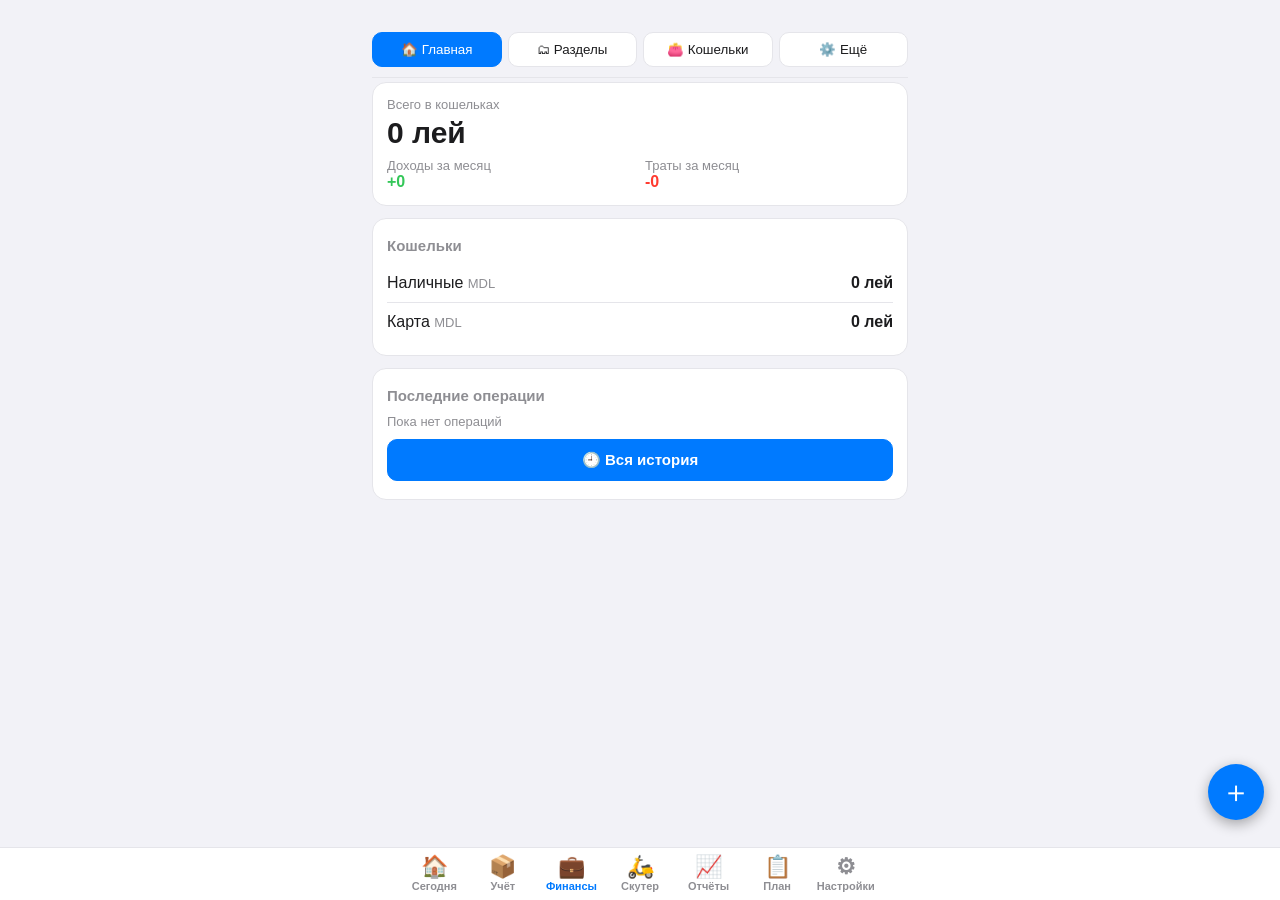
<file: fin.html>
<!doctype html>
<html lang="ru">
<head>
<meta charset="UTF-8">
<meta name="viewport" content="width=device-width, initial-scale=1.0, viewport-fit=cover">
<title>💼 Финансы</title>
<link rel="stylesheet" href="css/theme.css">
<link rel="stylesheet" href="css/components.css">
<style>
.container{max-width:560px;margin:0 auto;padding:12px 12px 150px}
.card{background:var(--panel);border:1px solid var(--border);border-radius:14px;padding:14px;margin-bottom:12px}
h1{font-size:30px;margin:4px 0 8px}h2{font-size:15px;margin:4px 0 10px;color:var(--text-dim);font-weight:600}
.mut{color:var(--text-dim);font-size:13px}.g{color:var(--green)}.r{color:var(--red)}
.row{display:flex;justify-content:space-between;align-items:center;gap:8px;padding:10px 0;border-top:1px solid var(--border);cursor:pointer}
.card>.row:first-of-type,.card>h2+.row{border-top:0}.row b{white-space:nowrap}
.two{display:flex;gap:10px}.two>div{flex:1}
.inner-nav{position:sticky;top:0;background:var(--bg);z-index:5;display:flex;gap:6px;padding:8px 0 10px;margin-bottom:4px;border-bottom:1px solid var(--border);flex-wrap:wrap}
.inner-nav button{flex:1;min-width:0;padding:9px 6px;border:1px solid var(--border);border-radius:10px;background:var(--panel);color:var(--text);font:600 12px inherit;font-family:inherit;cursor:pointer}
.inner-nav button.on{background:var(--accent);color:#fff;border-color:var(--accent)}
.bt,input,select,textarea{width:100%;font:inherit;font-size:15px;color:var(--text);background:var(--bg);border:1px solid var(--border);border-radius:10px;padding:11px;margin:4px 0}
textarea{min-height:120px;font-size:13px}
.bt{background:var(--panel);text-align:center;cursor:pointer;font-weight:600}.bt.pri{background:var(--accent);color:#fff;border-color:var(--accent)}
label{font-size:13px;color:var(--text-dim);display:block;margin-top:6px}
.fab{position:fixed;right:16px;bottom:calc(80px + env(safe-area-inset-bottom,0px));width:56px;height:56px;border-radius:50%;border:0;background:var(--accent);color:#fff;font-size:30px;box-shadow:0 4px 14px #0005;z-index:9}
#ov{display:none;position:fixed;inset:0;background:#0007;align-items:flex-end;z-index:50}#ov.on{display:flex}
#sh{background:var(--panel);width:100%;max-width:560px;margin:0 auto;border-radius:18px 18px 0 0;padding:14px 14px calc(14px + env(safe-area-inset-bottom,0px));max-height:90%;overflow:auto}
.seg{display:flex;gap:6px;margin-bottom:8px}.seg button{flex:1;padding:9px;border:1px solid var(--border);border-radius:10px;background:var(--bg);color:var(--text);font:inherit;cursor:pointer}.seg button.on{background:var(--accent);color:#fff}
.err{color:var(--red);font-size:14px;min-height:20px}
.bar{height:8px;background:var(--border);border-radius:4px;overflow:hidden;margin:4px 0 10px}.bar i{display:block;height:100%;background:var(--green)}
</style></head><body>
<div class="container" id="app"></div>
<button class="fab" onclick="sheet('Трата')">＋</button>
<nav class="tabbar"><div class="in">
<a href="today.html"><span>🏠</span>Сегодня</a>
<a href="index.html"><span>📦</span>Учёт</a>
<a href="fin.html" class="active"><span>💼</span>Финансы</a>
<a href="cash.html"><span>🛵</span>Скутер</a>
<a href="stats.html"><span>📈</span>Отчёты</a>
   <a href="plan.html"><span>📋</span>План</a>
<a href="settings.html"><span>⚙</span>Настройки</a>
</div></nav>
<div id="ov"><div id="sh"></div></div>

<script src="js/lib/storage.js"></script>
<script src="js/lib/ui.js"></script>
<script src="js/lib/notify.js"></script>
<script src="js/lib/guard.js"></script>
<script src="js/lib/theme.js"></script>
<script src="js/lib/pin.js"></script>
<script src="js/domain/state.js"></script>
<script src="js/domain/migrate.js"></script>
<script>Schema.run();</script>
<script src="js/domain/selectors.js"></script>
<script src="js/domain/finance-api.js"></script>

<script>
try{Theme.init()}catch(e){}

/* ============================================================
   Хранилище: те же ключи и тот же слой (State / AppStorage),
   но данные держим в одном объекте S и сохраняем через save().
   Соответствие старых имён полей новым ключам:
   kohelki→State wallets, istorija→State ops,
   kat_trat/kat_dohodov→State categories {expense,income},
   остальные → AppStorage с тем же именем.
   ============================================================ */
const KEYS=["kohelki","kat_trat","kat_dohodov","traty","dohody","istorija","byudzhety","celi","dolgi","regulyarnye","kredity","valyuty","kursy","lombard","lombard_info","aktivy","arhiv","kartki"];
const APP_KEYS=["traty","dohody","byudzhety","celi","dolgi","kredity","kartki","aktivy","kursy","valyuty","regulyarnye","lombard","lombard_info"];
const DEF=()=>({kohelki:{"Наличные":0,"Карта":0},kat_trat:["Продукты","Транспорт","Развлечения","Жильё","Коммуналка","Связь","Здоровье","Одежда","Кафе","Прочее"],kat_dohodov:["Зарплата","Подарки","Прочее"],traty:{},dohody:{},istorija:[],byudzhety:{},celi:{},dolgi:[],regulyarnye:[],kredity:[],valyuty:{},kursy:{},lombard:[],lombard_info:{stavka:3,den:25,koshel:"Наличные",proc_ym:"",proc_sum:0},aktivy:[],arhiv:{},kartki:[]});
const clone=x=>JSON.parse(JSON.stringify(x));
let S=DEF();
function load(){
  const d=DEF(),c=State.getCategories()||{};
  S={};
  S.kohelki=clone(State.getWallets()||d.kohelki);
  S.istorija=clone(State.getOps()||[]);
  S.kat_trat=clone(c.expense||d.kat_trat);
  S.kat_dohodov=clone(c.income||d.kat_dohodov);
  APP_KEYS.forEach(k=>{S[k]=clone(AppStorage.get(k,d[k]))});
  S.arhiv=clone(AppStorage.get("arhiv",{}));
  if(!S.lombard_info||typeof S.lombard_info!=="object")S.lombard_info=d.lombard_info;
  BASE=snap();
}

// Пишем в хранилище только то, что изменилось с последней загрузки/записи:
// устаревшая копия S не затирает данные, которые поменял другой экран.
let BASE={};
const snap=()=>Object.assign({kohelki:JSON.stringify(S.kohelki),istorija:JSON.stringify(S.istorija),cats:JSON.stringify({expense:S.kat_trat,income:S.kat_dohodov})},Object.fromEntries(APP_KEYS.map(k=>[k,JSON.stringify(S[k])])));
function save(){
  const c=snap(),ch=k=>c[k]!==BASE[k];
  if(ch("kohelki"))State.setWallets(S.kohelki);
  if(ch("istorija"))State.setOps(S.istorija);
  if(ch("cats"))State.setCategories({expense:S.kat_trat,income:S.kat_dohodov});
  APP_KEYS.forEach(k=>{if(ch(k))AppStorage.set(k,S[k])});
  BASE=c;
}

let tab="home",q="",lim=40,RP="m",MF=null,MM=[];
const $=id=>document.getElementById(id);
const esc=UI.esc;
const SY={MDL:"лей",USD:"$",EUR:"€"};
const cur=w=>S.valyuty[w]||"MDL",sym=w=>SY[cur(w)]||cur(w),kurs=c=>c==="MDL"?1:(+S.kursy[c]||0);
const fmt=UI.fmt,r2=UI.r2,num=UI.num;
const pos=x=>{x=r2(num(x));if(!(x>0))throw"Сумма должна быть больше нуля";return x};
const nowS=()=>{const d=new Date(),p=n=>String(n).padStart(2,"0");return d.getFullYear()+"-"+p(d.getMonth()+1)+"-"+p(d.getDate())+" "+p(d.getHours())+":"+p(d.getMinutes())};
const ops=()=>S.istorija.filter(z=>z&&typeof z==="object");
// Операции от новых к старым — по дате операции (чтобы записи «за вчера» вставали на своё место)
const byDate=()=>ops().slice().sort((a,b)=>String(b.data||"").localeCompare(String(a.data||""))||(+b.id||0)-(+a.id||0));
// Дата из поля формы -> строка «ГГГГ-ММ-ДД ЧЧ:ММ»; для сегодняшней даты null (берётся текущее время)
const stampFor=d=>{if(!d)return null;const t=nowS();return d===t.slice(0,10)?null:d+" "+t.slice(11)};
const nid=()=>Math.max(0,...ops().map(z=>+z.id||0))+1;
const mid=a=>Math.max(0,...a.map(x=>x.id||0))+1;
const opt=(a,s)=>a.map(x=>`<option${x===s?" selected":""}>${esc(x)}</option>`).join("");
const W=()=>Object.keys(S.kohelki),WM=()=>W().filter(w=>cur(w)==="MDL");
const dv=d=>d.val||"MDL",ds=d=>SY[dv(d)]||dv(d);
function toast(t){Notify.show(t)}
const err=e=>Notify.error(typeof e==="string"?e:e.message);

/* ---- логика ---- */
function rec(tip,s,w,o){
  const z=Object.assign({id:nid(),data:nowS(),tip,summa:s,koshel:w},o);
  if(w&&cur(w)!=="MDL"&&["Трата","Доход","Корректировка"].includes(tip))z.baz=r2(s*kurs(cur(w)));
  Object.keys(z).forEach(k=>{if(z[k]===""||z[k]==null)delete z[k]});
  S.istorija.push(z);save()}

function syncMoney(){
  const c=State.getCategories()||{};
  S.kohelki=clone(State.getWallets());
  S.istorija=clone(State.getOps());
  S.traty=clone(AppStorage.get("traty",{}));
  S.dohody=clone(AppStorage.get("dohody",{}));
  S.kat_trat=clone(c.expense||S.kat_trat);
  S.kat_dohodov=clone(c.income||S.kat_dohodov);
}
function addOp(tip,w,kat,s,note,dt){
  kat=(kat||"").trim();if(!kat)throw"Выбери категорию";
  const p={date:dt,wallet:w,amount:s,category:kat,note,addCategory:true};
  if(tip==="Трата")FinanceAPI.spend(p);else FinanceAPI.receive(p);
  syncMoney();
  const L=tip==="Трата"?S.kat_trat:S.kat_dohodov;if(!L.includes(kat))L.push(kat);
  save()}

function transfer(a,b,s,t,note,dt){
  if(typeof b==="string"&&b.startsWith("💳 ")){
    const c=S.kartki.find(x=>"💳 "+x.nazvanie===b);if(!c)throw"Карта не найдена";
    FinanceAPI.payCard({date:dt,wallet:a,cardId:c.id,amount:s,note});
  }else if(cur(a)===cur(b))FinanceAPI.transfer({date:dt,fromWallet:a,toWallet:b,amount:s,note});
  else FinanceAPI.convert({date:dt,fromWallet:a,toWallet:b,amount:s,received:t,note});
  load()}

function undo(id){
  try{if(FinanceAPI.undo(id)){load();render();toast("Операция отменена")}}catch(e){err(e)}}
function undoCard(id){undo(id)}

/* ---- окна ---- */
function closeSheet(){$("ov").classList.remove("on")}
$("ov").addEventListener("click",e=>{if(e.target.id==="ov")closeSheet()});
function ask(t,yes){$("sh").innerHTML=`<p>${esc(t)}</p><button class="bt pri" id="yes">Да</button><button class="bt" onclick="closeSheet()">Нет</button>`;$("ov").classList.add("on");$("yes").onclick=()=>{closeSheet();yes()}}
function mm(t,it){$("sh").innerHTML=`<h2>${t}</h2>`+it.map((x,i)=>`<button class="bt${i?"":" pri"}" onclick="MM[${i}]()">${x[0]}</button>`).join("")+`<button class="bt" onclick="closeSheet()">Закрыть</button>`;MM=it.map(x=>x[1]);$("ov").classList.add("on")}
function mini(t,fs,ok,hint){MF={fs,ok};$("sh").innerHTML=`<h2>${t}</h2>${hint?`<div class="mut">${hint}</div>`:""}`+fs.map(f=>f[2]?`<label>${f[1]}</label><select id="m_${f[0]}">${opt(f[2],f[3])}</select>`:`${f[5]?`<label>${f[1]}</label>`:""}<input id="m_${f[0]}" placeholder="${f[1]}" value="${esc(f[3]??"")}"${f[4]?' inputmode="decimal"':""}${f[5]?` type="${f[5]}"`:""}>`).join("")+`<div class="err" id="m_e"></div><button class="bt pri" onclick="miniOk()">Готово</button><button class="bt" onclick="closeSheet()">Отмена</button>`;$("ov").classList.add("on")}
function miniOk(){const v={};MF.fs.forEach(f=>v[f[0]]=$("m_"+f[0]).value.trim());try{MF.ok(v);save();closeSheet();render();toast("Сохранено")}catch(e){$("m_e").textContent=typeof e==="string"?e:e.message}}

/* ---- форма быстрой операции ---- */
function sheet(tip){
  const old=$("f_s")?$("f_s").value:"",oldD=$("f_d")?$("f_d").value:nowS().slice(0,10),w=W();
  let h=`<div class="seg">${["Трата","Доход","Перевод"].map(t=>`<button class="${t===tip?"on":""}" onclick="sheet('${t}')">${t}</button>`).join("")}</div><input id="f_s" inputmode="decimal" placeholder="Сумма" value="${esc(old)}"><label>Дата операции</label><input id="f_d" type="date" value="${esc(oldD)}">`;
  if(tip==="Перевод")h+=`<label>Откуда</label><select id="f_a" onchange="cv()">${opt(w)}</select><label>Куда</label><select id="f_b" onchange="cv()">${opt(w.concat(S.kartki.map(c=>"💳 "+c.nazvanie)),w[1])}</select><input id="f_c" inputmode="decimal" placeholder="Сумма к зачислению" style="display:none">`;
  else h+=`<label>Кошелёк</label><select id="f_w">${opt(w)}</select><label>Категория</label><select id="f_k">${opt(tip==="Трата"?S.kat_trat:S.kat_dohodov)}</select><div class="mut">Нет нужной? Добавь в «🗂 Разделы» → «🗂 Категории».</div>`;
  h+=`<input id="f_n" placeholder="Заметка (необязательно)"><div class="err" id="f_e"></div><button class="bt pri" onclick="submit('${tip}')">Сохранить</button><button class="bt" onclick="closeSheet()">Отмена</button>`;
  $("sh").innerHTML=h;$("ov").classList.add("on");if(tip==="Перевод")cv()}
function cv(){const a=$("f_a").value,b=$("f_b").value,c=$("f_c");if(cur(a)===cur(b)){c.style.display="none";return}
  c.style.display="block";const s=num($("f_s").value),ka=kurs(cur(a)),kb=kurs(cur(b));if(s>0&&ka&&kb&&!c.value)c.value=r2(s*ka/kb)}
function submit(tip){
  try{const s=num($("f_s").value),n=$("f_n").value.trim(),dt=stampFor($("f_d").value);
    if(tip==="Перевод")transfer($("f_a").value,$("f_b").value,s,num($("f_c").value),n,dt);
    else addOp(tip,$("f_w").value,$("f_k").value,s,n,dt);
    closeSheet();render();toast("Сохранено")
  }catch(e){$("f_e").textContent=typeof e==="string"?e:e.message}}

/* ---- операции ---- */
function row(z){
  const ic={"Трата":"➖","Доход":"➕","Перевод":"🔄","Конвертация":"🔄","Кредитка":"💳","Долг":"🤝","Кредит":"🏛","Ломбард":"🥇","Цель":"🎯"}[z.tip]||"•";
  const kp=z.tip==="Кредитка"&&(z.napr==="покупка"||z.napr==="проценты"),neg=z.tip==="Трата"||kp;
  const sg=neg?"-":z.tip==="Доход"?"+":"",c=neg?"r":z.tip==="Доход"?"g":"",w=z.koshel||"",ttl=z.kat||(z.kuda?w+" → "+z.kuda:z.tip);
  return `<div class="row" onclick="opMenu(${z.id})"><div>${ic} ${esc(ttl)}<div class="mut">${esc((z.data||"").slice(0,16))} · ${esc(w)}${z.zametka?" · "+esc(z.zametka):""}</div></div><b class="${c}">${sg}${fmt(z.summa)} ${esc(SY[cur(w)]||"")}</b></div>`}
function opMenu(id){const z=ops().find(x=>x.id===id),it=[];if(!z)return;
  if(z.ref){toast(z.ref.t==="salary"?"Создана в «Учёте» — отменяйте там":"Создана в «Скутере» — меняйте там");return}
  if(z.tip==="Трата"||z.tip==="Доход")it.push(["✏️ Изменить",()=>editOp(id)]);
  if(["Трата","Доход","Перевод","Корректировка"].includes(z.tip))it.push(["↩️ Отменить операцию",()=>ask("Отменить эту операцию?",()=>undo(id))]);
  if(z.tip==="Кредитка")it.push(["↩️ Отменить операцию",()=>ask("Отменить эту операцию?",()=>undoCard(id))]);
  if(it.length)mm(esc(z.tip)+" · "+fmt(z.summa),it)}
function editOp(id){const z=ops().find(x=>x.id===id),L=z.tip==="Трата"?S.kat_trat:S.kat_dohodov;
  mini("Изменить",[["k","Категория",L.includes(z.kat)?L:L.concat(z.kat),z.kat],["s","Сумма",null,z.summa,1],["d","Дата",null,(z.data||"").slice(0,10),0,"date"],["w","Кошелёк",W(),z.koshel],["n","Заметка",null,z.zametka||""]],v=>{
    const s=pos(v.s),sg=z.tip==="Трата"?-1:1,B=Object.assign({},S.kohelki);B[z.koshel]=r2(B[z.koshel]-sg*z.summa);B[v.w]=r2(B[v.w]+sg*s);
    if(B[z.koshel]<0||B[v.w]<0)throw"Не хватит денег на кошельке";S.kohelki=B;
    const mp=z.tip==="Трата"?S.traty:S.dohody;mp[z.kat]=Math.max(0,r2((mp[z.kat]||0)-z.summa));mp[v.k]=r2((mp[v.k]||0)+s);
    Object.assign(z,{kat:v.k,summa:s,koshel:v.w,zametka:v.n});if(!z.zametka)delete z.zametka;
    if(/^\d{4}-\d{2}-\d{2}$/.test(v.d))z.data=v.d+" "+(((z.data||"").slice(11))||"12:00");
    delete z.baz;if(cur(v.w)!=="MDL")z.baz=r2(s*kurs(cur(v.w)))})}

/* ---- навигация ---- */
function innerNav(){
  const sub=["bud","debt","cred","cards","rep","goal","reg","asset","cat"];
  const on=sub.includes(tab)?"sect":tab==="hist"?"more":tab;
  const T=[["home","🏠 Главная"],["sect","🗂 Разделы"],["wal","👛 Кошельки"],["more","⚙️ Ещё"]];
  return `<div class="inner-nav">${T.map(([k,l])=>`<button class="${on===k?"on":""}" onclick="go('${k}')">${l}</button>`).join("")}</div>`}
function go(t){tab=t;render()}
const back=(t,to="sect")=>`<button class="bt" onclick="go('${to}')">← Назад</button><h2>${t}</h2>`;

/* ---- главная ---- */
function home(){
  const ws=W(),tot=ws.reduce((a,w)=>a+S.kohelki[w]*kurs(cur(w)),0),ym=nowS().slice(0,7);let sp=0,inc=0;
  ops().forEach(z=>{if((z.data||"").startsWith(ym)&&z.tip==="Доход")inc+=z.baz??z.summa});sp=Calc.month(ym).expenses;
  const last=byDate().slice(0,5).map(row).join("")||'<div class="mut">Пока нет операций</div>';
  const pm=(()=>{const d=new Date();d.setDate(1);d.setMonth(d.getMonth()-1);return d.getFullYear()+"-"+String(d.getMonth()+1).padStart(2,"0")})();
  const salRow=m=>{const x=Calc.salary(m),a=x.accrued,r=x.received;return a>0||r>0?`<div class="row" style="cursor:default"><span>💼 ${m.slice(5)}.${m.slice(0,4)} <span class="mut">начислено ${fmt(a)}</span></span><b class="${x.due>0?"r":"g"}">${x.due>0?"ещё "+fmt(x.due):(x.closed?"закрыт ✅":"получено ✅")}</b></div>`:""};
  const salCard=(salRow(pm)+salRow(ym))?`<div class="card"><h2>Зарплата: начислено и получено</h2>${salRow(pm)}${salRow(ym)}</div>`:"";
  return innerNav()+
  `<div class="card"><div class="mut">Всего в кошельках</div><h1>${fmt(tot)} лей</h1><div class="two"><div><div class="mut">Доходы за месяц</div><b class="g">+${fmt(inc)}</b></div><div><div class="mut">Траты за месяц</div><b class="r">-${fmt(sp)}</b></div></div></div>
  ${salCard}<div class="card"><h2>Кошельки</h2>${ws.map(w=>`<div class="row" onclick="go('wal')"><span>${esc(w)} <span class="mut">${esc(cur(w))}</span></span><b>${fmt(S.kohelki[w])} ${esc(sym(w))}</b></div>`).join("")}</div>
  <div class="card"><h2>Последние операции</h2>${last}<button class="bt pri" style="margin-top:10px" onclick="go('hist')">🕘 Вся история</button></div>`}

/* ---- история ---- */
function hist(){
  const t=q.toLowerCase(),all=byDate().filter(z=>!t||[z.kat,z.koshel,z.kuda,z.zametka,z.tip,z.data].join(" ").toLowerCase().includes(t));
  return innerNav()+back("История","more")+
  `<input placeholder="Поиск" value="${esc(q)}" oninput="q=this.value;lim=40;render(1)"><div class="card" style="margin-top:8px">${all.slice(0,lim).map(row).join("")||'<div class="mut">Ничего нет</div>'}</div>${all.length>lim?'<button class="bt" onclick="lim+=40;render()">Показать ещё</button>':""}<div class="mut">Нажми на операцию, чтобы изменить или отменить.</div>`}

/* ---- кошельки ---- */
function wal(){
  const cs=[...new Set(W().map(cur).concat(Object.keys(S.kursy)))].filter(c=>c!=="MDL");
  return innerNav()+
  `<div class="card"><h2>Кошельки · нажми для действий</h2>${W().map((w,i)=>`<div class="row" onclick="walMenu(${i})"><span>✎ ${esc(w)} <span class="mut">${esc(cur(w))}</span></span><b>${fmt(S.kohelki[w])} ${esc(sym(w))}</b></div>`).join("")}${S.kartki.length?`<div class="mut" style="margin:12px 0 2px">💳 Кредитные карты · не входят в общий итог</div>`+S.kartki.map(c=>{const bl=r2(c.limit-c.dolg);return `<div class="row" onclick="go('cards')"><span>💳 ${esc(c.nazvanie)} <span class="mut">долг ${fmt(c.dolg)}</span></span><b class="${bl<0?"r":""}">${bl<0?"−":""}${fmt(Math.abs(bl))} лей</b></div>`}).join(""):""}</div>
  ${cs.length?`<div class="card"><h2>Курсы к лею</h2>${cs.map(c=>`<label>1 ${esc(c)} =</label><input inputmode="decimal" value="${S.kursy[c]||""}" onchange="setRate('${esc(c)}',this.value)">`).join("")}</div>`:""}
  <div class="card"><h2>Новый кошелёк</h2><input id="nw" placeholder="Название"><select id="nc"><option>MDL</option><option>USD</option><option>EUR</option></select><input id="nr" inputmode="decimal" placeholder="Курс к лею (для USD/EUR)"><button class="bt pri" onclick="addW()">Добавить</button></div>`}
function setRate(c,v){const x=num(v);if(x>0){S.kursy[c]=x;save();render();toast("Курс сохранён")}}
function addW(){const n=$("nw").value.trim(),c=$("nc").value,r=num($("nr").value);
  if(!n)return toast("Введи название");if(n in S.kohelki)return toast("Такой кошелёк уже есть");
  if(c!=="MDL"&&!(r>0)&&!(S.kursy[c]>0))return toast("Укажи курс");
  S.kohelki[n]=0;if(c!=="MDL"){S.valyuty[n]=c;if(r>0)S.kursy[c]=r}save();render();toast("Кошелёк добавлен")}
function walMenu(i){const w=W()[i];mm(`${esc(w)}: ${fmt(S.kohelki[w])} ${esc(sym(w))}`,[["⚖️ Корректировка баланса",()=>corr(i)],["✏️ Переименовать",()=>ren(i)],["🗑 Удалить",()=>delW(i)]])}
function corr(i){const w=W()[i];mini("Корректировка: "+esc(w),[["r","Реальный остаток ("+sym(w)+")",null,S.kohelki[w],1],["n","Заметка"]],v=>{FinanceAPI.adjust({wallet:w,actual:v.r,note:v.n});load()},"Сейчас в учёте: "+fmt(S.kohelki[w]))}
function ren(i){const w=W()[i];mini("Переименовать",[["n","Название",null,w]],v=>{
  const n=v.n.replace(/\s+/g," ");if(!n)throw"Пустое название";if(n!==w&&n in S.kohelki)throw"Такой кошелёк уже есть";
  const o={};W().forEach(k=>o[k===w?n:k]=S.kohelki[k]);S.kohelki=o;
  ops().forEach(z=>{if(z.koshel===w)z.koshel=n;if(z.kuda===w)z.kuda=n});
  if(S.valyuty[w]){S.valyuty[n]=S.valyuty[w];delete S.valyuty[w]}
  S.regulyarnye.concat(S.kredity).forEach(r=>{if(r.koshel===w)r.koshel=n});if(S.lombard_info.koshel===w)S.lombard_info.koshel=n})}
function delW(i){const w=W()[i];if(S.kohelki[w]!==0)return toast("Сначала обнули баланс (корректировка или перевод)");ask("Удалить кошелёк «"+w+"»?",()=>{delete S.kohelki[w];delete S.valyuty[w];save();render()})}

/* ---- разделы и «ещё» ---- */
function sect(){
  return innerNav()+`<div class="card"><h2>Разделы</h2>
    <button class="bt" onclick="go('bud')">💳 Бюджеты</button>
    <button class="bt" onclick="go('debt')">🤝 Долги</button>
    <button class="bt" onclick="go('cred')">🏛 Кредиты и ломбард</button>
    <button class="bt" onclick="go('cards')">💳 Кредитные карты</button>
    <button class="bt" onclick="go('rep')">📊 Отчёты и капитал</button>
    <button class="bt" onclick="go('goal')">🎯 Цели</button>
    <button class="bt" onclick="go('reg')">🔁 Регулярные платежи</button>
    <button class="bt" onclick="go('asset')">🏺 Активы</button>
    <button class="bt" onclick="go('cat')">🗂 Категории</button>
    <button class="bt" onclick="rst()">🗑 Сбросить всё</button>
  </div>`}
function more(){
  return innerNav()+
  `<div class="card"><button class="bt pri" onclick="go('hist')">🕘 История</button><button class="bt" onclick="rst()">🗑 Сбросить всё</button></div>
  <div class="card"><h2>Импорт данных</h2><div class="mut">Вставь содержимое data.json или блок «Экспорт» из старой версии.</div><textarea id="imp" placeholder="Вставь сюда"></textarea><button class="bt pri" onclick="doImp()">Импортировать</button></div>
  <div class="card"><h2>Экспорт / резервная копия</h2><button class="bt" onclick="doExp()">Показать данные</button><textarea id="exp" readonly style="display:none"></textarea><button class="bt" id="cp" style="display:none" onclick="doCp()">Скопировать</button></div>`}

/* ---- экспорт / импорт ---- */
function py(v){if(v==null)return"None";if(v===true)return"True";if(v===false)return"False";if(typeof v==="number")return String(v);if(typeof v==="string")return"'"+v.replace(/\\/g,"\\\\").replace(/'/g,"\\'").replace(/\n/g,"\\n")+"'";if(Array.isArray(v))return"["+v.map(py).join(", ")+"]";return"{"+Object.keys(v).map(k=>py(k)+": "+py(v[k])).join(", ")+"}"}
function pyExp(){return"# >>> ДАННЫЕ НАЧАЛО\n"+KEYS.map(k=>k+" = "+py(S[k])).join("\n")+"\n# <<< ДАННЫЕ КОНЕЦ"}
function doExp(){const e=$("exp");e.value=pyExp();e.style.display="block";$("cp").style.display="block"}
function doCp(){const e=$("exp");e.select();try{navigator.clipboard.writeText(e.value).then(()=>toast("Скопировано"),()=>toast("Скопируй вручную"))}catch(x){toast("Скопируй вручную")}}
function pyj(s){
  let o="",seg="",i=0;
  const fl=()=>{o+=seg.replace(/\bTrue\b/g,"true").replace(/\bFalse\b/g,"false").replace(/\bNone\b/g,"null").replace(/,(\s*[}\]])/g,"$1");seg=""};
  while(i<s.length){const c=s[i];
    if(c==="'"||c==='"'){fl();let j=i+1,v="";
      while(j<s.length&&s[j]!==c){if(s[j]==="\\"&&j+1<s.length){v+=s[j]+s[j+1];j+=2}else v+=s[j++]}
      let d;try{d=JSON.parse('"'+v.replace(/\\'/g,"'").replace(/(^|[^\\])"/g,'$1\\"')+'"')}catch(e){d=v}
      o+=JSON.stringify(d);i=j+1}else{seg+=c;i++}}
  fl();return o}
function fromCode(t){
  const a=t.indexOf("# >>> ДАННЫЕ НАЧАЛО"),b=t.indexOf("# <<< ДАННЫЕ КОНЕЦ");
  const blk=(a>=0&&b>a?t.slice(a,b):t).replace(/^\s*#.*$/gm,"");
  const re=/^(\w+)\s*=\s*/gm,ms=[];let m;while((m=re.exec(blk)))ms.push([m[1],m.index+m[0].length,m.index]);
  const o={};ms.forEach((x,k)=>{if(!KEYS.includes(x[0]))return;const e=k+1<ms.length?ms[k+1][2]:blk.length;
    try{o[x[0]]=JSON.parse(pyj(blk.slice(x[1],e).trim()))}catch(e2){}});return o}
function doImp(){
  const t=$("imp").value.trim();if(!t)return toast("Сначала вставь данные");
  let d;try{d=JSON.parse(t)}catch(e){d=fromCode(t)}
  if(!d||!d.kohelki||typeof d.kohelki!=="object")return toast("Не удалось распознать данные");
  ask("Заменить текущие данные импортированными?",()=>{
    const n=DEF();KEYS.forEach(k=>{if(k in d)n[k]=d[k]});S=n;BASE={};save();
    if(Object.keys(S.arhiv||{}).length)AppStorage.set("arhiv",S.arhiv);
    AppStorage.remove("schema");Schema.run();load();tab="home";render();toast("Импортировано")})}
function rst(){mini("Сброс всех данных",[["c","Введи СБРОС"]],v=>{if(v.c.toUpperCase()!=="СБРОС")throw"Нужно ввести СБРОС";S=DEF();BASE={};tab="home"},"Удалит всё: историю, долги, кредиты, ломбард. Сначала сделай экспорт!")}

/* ---- бюджеты ---- */
function bud(){const ym=nowS().slice(0,7),sp=k=>r2(ops().filter(z=>z.tip==="Трата"&&z.kat===k&&(z.data||"").startsWith(ym)).reduce((a,z)=>a+(z.baz??z.summa),0));
  return innerNav()+back("Бюджеты")+`<div class="card">${Object.keys(S.byudzhety).map((k,i)=>{const l=S.byudzhety[k],s=sp(k),p=Math.round(s/l*100);return `<div class="row" style="cursor:default"><div>${p>=100?"🔴":p>=80?"🟡":"🟢"} ${esc(k)}<div class="mut">${fmt(s)} из ${fmt(l)} (${p}%)</div></div><b onclick="delB(${i})" style="cursor:pointer">✕</b></div>`}).join("")||'<div class="mut">Лимитов нет</div>'}</div><button class="bt pri" onclick="setB()">Установить лимит</button>`}
function delB(i){delete S.byudzhety[Object.keys(S.byudzhety)[i]];save();render()}
function setB(){mini("Лимит на месяц",[["k","Категория",S.kat_trat],["l","Лимит",null,"",1]],v=>{S.byudzhety[v.k]=pos(v.l)})}

/* ---- долги ---- */
function debt(){const o=S.dolgi.filter(d=>d.ostatok>0);return innerNav()+back("Долги")+`<div class="card">${o.map(d=>`<div class="row" onclick="payD(${d.id})"><div>${d.napr==="Я должен"?"🔴":"🟢"} ${esc(d.kto)}<div class="mut">${esc(d.napr)} · ${esc((d.data||"").slice(0,10))}${d.zametka?" · "+esc(d.zametka):""}</div></div><b>${fmt(d.ostatok)} ${esc(ds(d))}</b></div>`).join("")||'<div class="mut">Открытых долгов нет</div>'}</div><div class="mut">Нажми на долг, чтобы погасить.</div><button class="bt pri" onclick="newD()">Новый долг</button>`}
function newD(){const NEWP="➕ Новый человек…",people=[...new Set(S.dolgi.map(d=>d.kto))];
  mini("Новый долг",[["t","Тип",["Я взял в долг","Я дал в долг"]],["k","Кто",people.concat(NEWP)],["kn","Имя нового человека"],["w","Кошелёк",W()],["s","Сумма",null,"",1],["n","Заметка"]],v=>{
    let kk=v.k;
    if(kk===NEWP){kk=v.kn.replace(/\s+/g," ").trim();const ex=people.find(x=>x.toLowerCase()===kk.toLowerCase());if(ex)kk=ex}
    FinanceAPI.debtNew({borrowed:v.t==="Я взял в долг",person:kk,wallet:v.w,amount:v.s,note:v.n});load()});
  const st=()=>{$("m_kn").style.display=$("m_k").value===NEWP?"block":"none"};$("m_k").onchange=st;st()}
function payD(id){const d=S.dolgi.find(x=>x.id===id),w=W().filter(x=>cur(x)===dv(d));if(!w.length)return toast("Нет кошелька в этой валюте");
  mini("Погашение: "+esc(d.kto),[["w","Кошелёк",w],["s","Сумма (макс. "+fmt(d.ostatok)+")",null,d.ostatok,1]],v=>{FinanceAPI.debtPay({debtId:id,wallet:v.w,amount:v.s});load()})}

/* ---- цели ---- */
function goal(){return innerNav()+back("Цели")+`<div class="card">${Object.keys(S.celi).map((n,i)=>{const g=S.celi[n],p=g.cel>0?Math.round(g.nakopleno/g.cel*100):0;return `<div class="row" onclick="goalMv(${i})"><div>🎯 ${esc(n)}<div class="mut">${fmt(g.nakopleno)} из ${fmt(g.cel)} (${p}%)</div></div><b>${p>=100?"✅":""}</b></div>`}).join("")||'<div class="mut">Целей нет</div>'}</div><div class="mut">Нажми на цель: пополнить, снять или удалить.</div><button class="bt pri" onclick="newG()">Новая цель</button>`}
function newG(){mini("Новая цель",[["n","Название"],["s","Сколько накопить",null,"",1]],v=>{if(!v.n)throw"Укажи название";if(v.n in S.celi)throw"Такая цель уже есть";S.celi[v.n]={cel:pos(v.s),nakopleno:0}})}
function goalMv(i){const n=Object.keys(S.celi)[i],g=S.celi[n];
  mini("Цель «"+esc(n)+"»",[["t","Действие",["Пополнить цель","Снять из цели","Удалить цель (пустую)"]],["w","Кошелёк",WM()],["s","Сумма",null,"",1]],v=>{
    if(v.t[0]==="У"){if(g.nakopleno>0)throw"В цели есть деньги";delete S.celi[n];return}
    FinanceAPI.goalMove({goal:n,inn:v.t[0]==="П",wallet:v.w,amount:v.s});load()})}

/* ---- регулярные ---- */
const regOk=r=>{const d=new Date(),dm=new Date(d.getFullYear(),d.getMonth()+1,0).getDate();return r.posl!==nowS().slice(0,7)&&d.getDate()>=Math.min(r.den,dm)};
function reg(){return innerNav()+back("Регулярные платежи")+`<div class="card">${S.regulyarnye.map((r,i)=>`<div class="row" onclick="regMenu(${i})"><div>${r.tip==="Трата"?"➖":"➕"} ${esc(r.nazvanie)}<div class="mut">${esc(r.kat)} · ${esc(r.koshel)} · ${r.den}-го${regOk(r)?" · 🔔 пора":""}</div></div><b>${fmt(r.summa)}</b></div>`).join("")||'<div class="mut">Нет</div>'}</div><button class="bt pri" onclick="newR()">Добавить платёж</button>`}
function newR(){mini("Регулярный платёж",[["t","Тип",["Трата","Доход"]],["n","Название"],["k","Категория",S.kat_trat],["w","Кошелёк",W()],["s","Сумма",null,"",1],["d","День месяца (1-31)",null,"",1]],v=>{
  const d=Math.round(num(v.d));if(!v.n||!v.k)throw"Заполни название и категорию";if(!(d>=1&&d<=31))throw"День от 1 до 31";
  S.regulyarnye.push({nazvanie:v.n,tip:v.t,kat:v.k,koshel:v.w,summa:pos(v.s),den:d,posl:""})});
  $("m_t").onchange=()=>{$("m_k").innerHTML=opt($("m_t").value==="Доход"?S.kat_dohodov:S.kat_trat)}}
function regMenu(i){const r=S.regulyarnye[i],it=[],fin=()=>{r.posl=nowS().slice(0,7);save();closeSheet();render()};
  if(regOk(r))it.push(["✅ Провести сейчас",()=>{try{addOp(r.tip,r.koshel,r.kat,r.summa,r.nazvanie);fin();toast("Проведено")}catch(e){closeSheet();err(e)}}],["⏭ Пропустить в этом месяце",fin]);
  it.push(["🗑 Удалить",()=>{S.regulyarnye.splice(i,1);save();closeSheet();render()}]);mm(esc(r.nazvanie),it)}

/* ---- категории ---- */
function cat(){const L=(t,a)=>`<div class="card"><h2>${t}</h2>`+a.map((k,i)=>`<div class="row" onclick="chC('${t[0]}',${i})"><span>${esc(k)}</span><b>✎</b></div>`).join("")+"</div>";
  return innerNav()+back("Категории")+L("Траты",S.kat_trat)+L("Доходы",S.kat_dohodov)+`<button class="bt pri" onclick="newC()">Добавить категорию</button>`}
function newC(){mini("Новая категория",[["t","Тип",["Траты","Доходы"]],["n","Название"]],v=>{const a=v.t==="Траты"?S.kat_trat:S.kat_dohodov,n=v.n.replace(/\s+/g," ");
  if(!n)throw"Пустое название";if(a.some(x=>x.toLowerCase()===n.toLowerCase()))throw"Уже есть такая категория";a.push(n)})}
function chC(t,i){const tr=t==="Т",a=tr?S.kat_trat:S.kat_dohodov,o=a[i],tip=tr?"Трата":"Доход",others=a.filter(x=>x!==o);
  mm("«"+esc(o)+"»",[["✏️ Переименовать",()=>chC2(t,i)],["🗑 Удалить",()=>{
    const n=ops().filter(z=>z.tip===tip&&z.kat===o).length,rm=()=>{a.splice(a.indexOf(o),1);if(tr)delete S.byudzhety[o];save();render()};
    if(!n)return ask("Удалить категорию «"+o+"»?",rm);if(!others.length)return toast("Нет другой категории для переноса");
    mini("Удалить «"+esc(o)+"»",[["c","Перенести операции ("+n+") в категорию",others]],v=>{
      ops().forEach(z=>{if(z.tip===tip&&z.kat===o)z.kat=v.c});S.regulyarnye.forEach(r=>{if(r.tip===tip&&r.kat===o)r.kat=v.c});rm()})}]])}
function chC2(t,i){const tr=t==="Т",a=tr?S.kat_trat:S.kat_dohodov,o=a[i],tip=tr?"Трата":"Доход";
  mini("Категория «"+esc(o)+"»",[["n","Новое название",null,o]],v=>{const n=v.n.replace(/\s+/g," ");if(!n)throw"Пустое название";
    if(n.toLowerCase()!==o.toLowerCase()&&a.some(x=>x.toLowerCase()===n.toLowerCase()))throw"Такая уже есть";
    a[i]=n;ops().forEach(z=>{if(z.tip===tip&&z.kat===o)z.kat=n});if(tr&&o in S.byudzhety){S.byudzhety[n]=S.byudzhety[o];delete S.byudzhety[o]}
    S.regulyarnye.forEach(r=>{if(r.tip===tip&&r.kat===o)r.kat=n})})}

/* ---- отчёты ---- */
function rep(){
  const ym=nowS().slice(0,7),y=ym.slice(0,4),f=z=>RP==="m"?(z.data||"").startsWith(ym):RP==="y"?(z.data||"").startsWith(y):1;
  const grp=t=>{const d={};ops().filter(z=>z.tip===t&&f(z)).forEach(z=>{const k=z.kat||"?";d[k]=r2((d[k]||0)+(z.baz??z.summa))});
    if(t==="Трата"){
      ops().filter(z=>(z.tip==="Кредит"||z.tip==="Ломбард")&&z.napr==="платёж"&&z.proc>0&&f(z)).forEach(z=>{const k=z.tip==="Кредит"?"🏛 Проценты по кредитам":"🥇 Проценты по ломбарду";d[k]=r2((d[k]||0)+z.proc)});
      ops().filter(z=>z.tip==="Кредитка"&&(z.napr==="покупка"||z.napr==="проценты")&&f(z)).forEach(z=>{const k=z.napr==="проценты"?"💳 Проценты по кредиткам":(z.kat||"?");d[k]=r2((d[k]||0)+z.summa)})}
    return d};
  const blk=(t,d)=>{const tot=Object.values(d).reduce((a,b)=>a+b,0);return `<div class="card"><h2>${t}: ${fmt(tot)} лей</h2>`+(Object.entries(d).sort((a,b)=>b[1]-a[1]).map(([k,v])=>`<div class="row" style="cursor:default"><span>${esc(k)}</span><b>${fmt(v)} <span class="mut">${tot?Math.round(v/tot*100):0}%</span></b></div>`).join("")||"—")+"</div>"};
  const Wt=W().reduce((a,w)=>a+S.kohelki[w]*kurs(cur(w)),0),A=S.aktivy.reduce((a,x)=>a+x.ocenka,0),G=Object.values(S.celi).reduce((a,g)=>a+g.nakopleno,0),
    M=S.dolgi.reduce((a,d)=>a+(d.napr==="Мне должны"?1:-1)*d.ostatok*kurs(dv(d)),0),K=S.kredity.reduce((a,k)=>a+k.ostatok,0),L=S.lombard.reduce((a,b)=>a+b.ostatok,0),C=S.kartki.reduce((a,c)=>a+c.dolg,0);
  return innerNav()+back("Отчёты и капитал")+`<div class="card"><h2>Чистый капитал</h2><h1>${fmt(Wt+A+G+M-K-L-C)} лей</h1><div class="mut">Кошельки ${fmt(Wt)} · цели ${fmt(G)} · активы ${fmt(A)} · долги (нетто) ${fmt(M)} · кредиты −${fmt(K)} · ломбард −${fmt(L)} · кредитки −${fmt(C)}</div></div>
  <div class="seg">${[["m","Месяц"],["y","Год"],["a","Всё"]].map(p=>`<button class="${p[0]===RP?"on":""}" onclick="RP='${p[0]}';render()">${p[1]}</button>`).join("")}</div>`+blk("Доходы",grp("Доход"))+blk("Траты (с процентами)",grp("Трата"))}

/* ---- кредиты и ломбард ---- */
function cred(){const ym=nowS().slice(0,7),lo=S.lombard.filter(b=>b.ostatok>0);
  return innerNav()+back("Кредиты и ломбард")+`<div class="card"><h2>Кредиты (нажми — платёж)</h2>${S.kredity.filter(k=>k.ostatok>0).map(k=>`<div class="row" onclick="payK(${k.id})"><div>🏛 ${esc(k.nazvanie)}<div class="mut">платёж ${fmt(k.plat)} · ${k.den}-го · ${k.stavka}%${k.posl===ym?" · ✅ оплачен":""}</div></div><b>${fmt(k.ostatok)}</b></div>`).join("")||'<div class="mut">Нет</div>'}<button class="bt" onclick="newK()">➕ Кредит</button></div>
<div class="card"><h2>Ломбард: ${S.lombard_info.stavka}%/мес = ${fmt(lo.reduce((a,b)=>a+b.summa,0)*S.lombard_info.stavka/100)}</h2>${lo.map(b=>`<div class="row" style="cursor:default"><span>🥇 ${esc(b.nazvanie)}</span><b>${fmt(b.ostatok)}</b></div>`).join("")||'<div class="mut">Нет</div>'}<div class="two" style="margin-top:6px"><div><button class="bt" onclick="newL()">➕ Ломбард</button></div><div><button class="bt pri" onclick="payL()">Внести платёж</button></div></div></div>`}
function payK(id){const k=S.kredity.find(x=>x.id===id);
  mini("Платёж: "+esc(k.nazvanie),[["w","Кошелёк",WM(),k.koshel],["s","Сумма",null,k.plat,1]],v=>{FinanceAPI.payCredit({creditId:id,wallet:v.w,amount:v.s});load()})}
function newK(){mini("Новый кредит",[["n","Название"],["p","Платёж в месяц",null,"",1],["d","День (1-31)",null,"",1],["s","Ставка % годовых",null,"",1],["o","Остаток",null,"",1],["w","Кошелёк",W(),"Наличные"]],v=>{
  const p=r2(num(v.p)),d=Math.round(num(v.d))||1,s=num(v.s)||0,o=r2(num(v.o));
  if(!v.n)throw"Название";if(!(p>0))throw"Платёж > 0";if(!(d>=1&&d<=31))throw"День 1-31";if(!(o>=0))throw"Остаток >= 0";
  S.kredity.push({id:mid(S.kredity),nazvanie:v.n,plat:p,den:d,stavka:s,ostatok:o,koshel:v.w,posl:""})})}
function newL(){mini("Новый ломбард",[["n","Название"],["s","Сумма займа",null,"",1]],v=>{const s=pos(v.s);if(!v.n)throw"Название";S.lombard.push({id:mid(S.lombard),nazvanie:v.n,summa:s,ostatok:s})})}
function payL(){const ym=nowS().slice(0,7),I=S.lombard_info,LO=()=>S.lombard.filter(b=>b.ostatok>0.005),
  pm=r2(LO().reduce((a,b)=>a+b.summa,0)*I.stavka/100),due=Math.max(0,r2(pm-(I.proc_ym===ym?I.proc_sum:0))),tot=r2(LO().reduce((a,b)=>a+b.ostatok,0));
  mini("Платёж по ломбарду",[["w","Кошелёк",WM(),I.koshel],["s","Сумма (макс. "+fmt(r2(due+tot))+")",null,due||"",1]],v=>{FinanceAPI.payLombard({wallet:v.w,amount:v.s});load()},"Проценты к оплате в этом месяце: "+fmt(due))}

/* ---- активы ---- */
function asset(){return innerNav()+back("Активы")+`<div class="card">${S.aktivy.map((a,i)=>`<div class="row" onclick="chA(${i})"><span>🏺 ${esc(a.nazvanie)}</span><b>${fmt(a.ocenka)}</b></div>`).join("")||'<div class="mut">Активов нет</div>'}</div><button class="bt pri" onclick="chA(-1)">Добавить актив</button>`}
function chA(i){const a=S.aktivy[i];
  mini(a?"Изменить оценку":"Новый актив",(a?[]:[["n","Название"]]).concat([["s",a?"Новая оценка (0 — удалить)":"Оценка в леях",null,a?a.ocenka:"",1]]),v=>{
    if(a){const x=r2(num(v.s));if(x===0)S.aktivy.splice(i,1);else if(x>0)a.ocenka=x;else throw"Некорректная сумма"}
    else{if(!v.n)throw"Укажи название";S.aktivy.push({id:mid(S.aktivy),nazvanie:v.n,ocenka:pos(v.s)})}})}

/* ---- кредитные карты ---- */
const cdue=c=>{const d=new Date(),dm=new Date(d.getFullYear(),d.getMonth()+1,0).getDate();return c.dolg>0&&c.den>0&&c.posl!==nowS().slice(0,7)&&d.getDate()>=Math.max(1,Math.min(c.den,dm)-5)};
function cards(){
  const tl=S.kartki.reduce((a,c)=>a+c.limit,0),td=S.kartki.reduce((a,c)=>a+c.dolg,0),bal=r2(tl-td);
  return innerNav()+back("Кредитные карты")+`<div class="card"><div class="mut">Баланс по картам</div><h1 class="${bal<0?"r":""}">${bal<0?"−":""}${fmt(Math.abs(bal))} лей</h1><div class="mut">Долг ${fmt(td)} · лимит ${fmt(tl)}</div></div>`+
  S.kartki.map(c=>{const p=Math.min(100,Math.round(c.dolg/c.limit*100)),bl=r2(c.limit-c.dolg);
    return `<div class="card"><div class="row" style="border-top:0;padding-top:0;cursor:default"><b style="white-space:normal">💳 ${esc(c.nazvanie)}</b><span class="mut">${Math.round(c.dolg/c.limit*100)}%</span></div>
    <div class="bar"><i style="width:${p}%;background:${p>=90?"var(--red)":p>=70?"#e0a43a":"var(--green)"}"></i></div>
    <div class="two"><div><div class="mut">Баланс</div><b class="${bl<0?"r":"g"}">${bl<0?"−":""}${fmt(Math.abs(bl))}</b></div><div><div class="mut">Долг</div><b class="${c.dolg>0?"r":""}">${fmt(c.dolg)}</b></div><div><div class="mut">Лимит</div><b>${fmt(c.limit)}</b></div></div>
    <div class="mut" style="margin-top:8px">${c.dolg>c.limit?"⚠ сверх лимита на "+fmt(r2(c.dolg-c.limit))+" · ":""}${c.stavka?c.stavka+"% годовых":"ставка не указана"}${c.den?" · платёж до "+c.den+"-го":""}${c.min?" · мин. "+fmt(c.min):""}${c.posl===nowS().slice(0,7)?" · ✅ оплачено":""}${cdue(c)?" · 🔔 пора платить":""}</div>
    <div class="two" style="margin-top:6px"><div><button class="bt pri" onclick="cardBuy(${c.id})">🛍 Покупка</button></div><div><button class="bt" onclick="cardPay(${c.id})">💰 Платёж</button></div></div>
    <button class="bt" onclick="cardMenu(${c.id})">⚙ Ещё</button></div>`}).join("")+`<button class="bt pri" onclick="cardNew()">Добавить карту</button>`}
function cardNew(){mini("Новая кредитная карта",[["n","Название"],["l","Лимит",null,"",1],["d","Долг банку (потрачено + проценты)",null,"0",1],["r","Ставка, % годовых",null,"",1],["y","День платежа (1-31)",null,"",1],["m","Мин. платёж в месяц",null,"",1]],v=>{
  const l=pos(v.l),d=Math.abs(r2(num(v.d||0))),r=num(v.r||0)||0,y=Math.round(num(v.y||0))||0,m=r2(num(v.m||0))||0;
  if(!v.n)throw"Укажи название";if(S.kartki.some(c=>c.nazvanie===v.n))throw"Такая карта уже есть";if(y<0||y>31)throw"День от 1 до 31";
  S.kartki.push({id:mid(S.kartki),nazvanie:v.n,limit:l,dolg:d,stavka:r,den:y,min:m,posl:""})})}
function cardBuy(id){const c=S.kartki.find(x=>x.id===id);
  mini("Покупка: "+esc(c.nazvanie),[["k","Категория",S.kat_trat],["s","Сумма",null,"",1],["n","Заметка"]],v=>{FinanceAPI.cardBuy({cardId:id,category:v.k,amount:v.s,note:v.n});load()},"Доступно: "+fmt(Math.max(0,r2(c.limit-c.dolg))))}
function cardPay(id){const c=S.kartki.find(x=>x.id===id),ws=WM();if(!ws.length)return toast("Нет кошелька в леях");
  mini("Платёж по карте: "+esc(c.nazvanie),[["w","Откуда платим",ws],["s","Сумма (долг "+fmt(c.dolg)+")",null,c.min&&c.min<=c.dolg?c.min:c.dolg,1]],v=>{FinanceAPI.payCard({wallet:v.w,cardId:id,amount:v.s});load()})}
function cardFee(id){const c=S.kartki.find(x=>x.id===id);
  mini("Проценты / комиссия: "+esc(c.nazvanie),[["s","Сумма (увеличит долг)",null,"",1],["n","Заметка"]],v=>{FinanceAPI.cardFee({cardId:id,amount:v.s,note:v.n});load()})}
function cardCash(id){const c=S.kartki.find(x=>x.id===id);
  mini("Снять наличные: "+esc(c.nazvanie),[["w","Зачислить на",WM()],["s","Сумма",null,"",1]],v=>{FinanceAPI.cardCash({cardId:id,wallet:v.w,amount:v.s});load()})}
function cardEdit(id){const c=S.kartki.find(x=>x.id===id);
  mini("Изменить карту",[["n","Название",null,c.nazvanie],["l","Лимит",null,c.limit,1],["d","Долг по выписке",null,c.dolg,1],["r","Ставка, %",null,c.stavka||"",1],["y","День (1-31)",null,c.den||"",1],["m","Мин. платёж",null,c.min||"",1]],v=>{
    const l=pos(v.l),d=Math.abs(r2(num(v.d||0))),r=num(v.r||0)||0,y=Math.round(num(v.y||0))||0,m=r2(num(v.m||0))||0;
    if(!v.n)throw"Укажи название";if(v.n!==c.nazvanie&&S.kartki.some(x=>x.nazvanie===v.n))throw"Такая карта уже есть";if(y<0||y>31)throw"День от 1 до 31";
    Object.assign(c,{nazvanie:v.n,limit:l,stavka:r,den:y,min:m});save();
    FinanceAPI.cardAdjust({cardId:c.id,debt:d});load()})}
function cardMenu(id){const c=S.kartki.find(x=>x.id===id);
  mm(esc(c.nazvanie),[["📈 Проценты / комиссия",()=>cardFee(id)],["💵 Снять наличные",()=>cardCash(id)],["✏️ Изменить параметры",()=>cardEdit(id)],["🗑 Удалить карту",()=>{if(c.dolg>0)return toast("Сначала погаси долг");ask("Удалить карту «"+c.nazvanie+"»?",()=>{S.kartki.splice(S.kartki.indexOf(c),1);save();render()})}]])}

/* ---- рендер ---- */
function render(keep){
  const map={home,hist,wal,more,sect,bud,debt,rep,cred,goal,asset,cat,reg,cards};
  const f=keep&&document.activeElement&&document.activeElement.tagName==="INPUT";
  $("app").innerHTML=(map[tab]||home)();
  if(f){const i=$("app").querySelector("input");if(i){i.focus();i.setSelectionRange(i.value.length,i.value.length)}}}

// Подтянуть свежие данные, если их менял другой экран (скутер, учёт и т.д.)
function refresh(){if(document.hidden||$("ov").classList.contains("on"))return;load();render()}
document.addEventListener("visibilitychange",refresh);
window.addEventListener("pageshow",e=>{if(e.persisted)refresh()});

load();render();
</script>
</body></html>
</file>
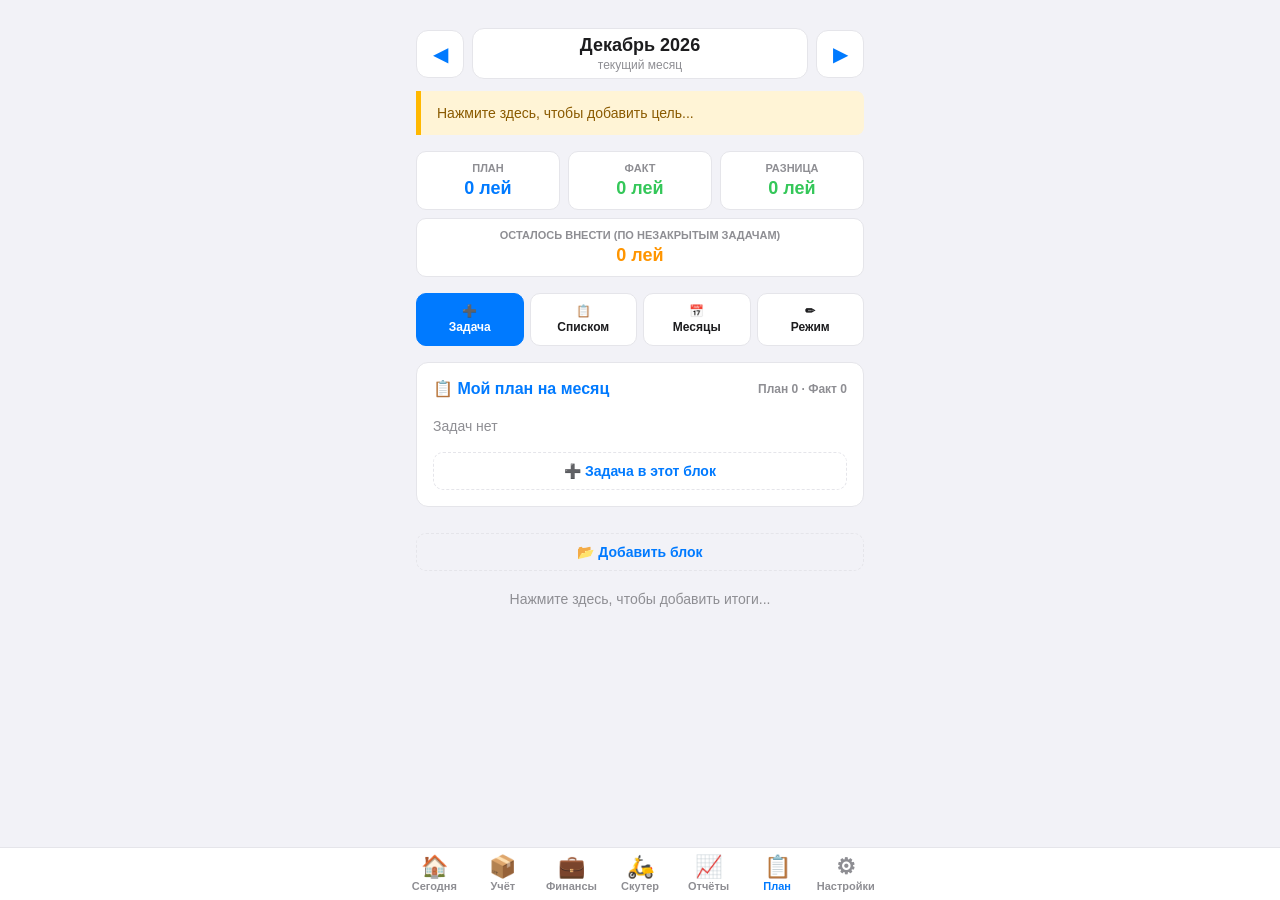
<file: plan.html>
<!doctype html>
<html lang="ru">
<head>
  <meta charset="UTF-8">
  <meta name="viewport" content="width=device-width, initial-scale=1.0, viewport-fit=cover">
  <title>📋 План и факт</title>
  <link rel="stylesheet" href="css/theme.css">
  <link rel="stylesheet" href="css/components.css">
  <style>
    .container { max-width: 480px; margin: 0 auto; padding: 16px; padding-top: calc(16px + env(safe-area-inset-top, 0px)); padding-bottom: 90px; }
    .monthbar { display: flex; align-items: center; gap: 8px; margin-bottom: 12px; }
    .mb-arrow { width: 48px; height: 48px; flex: 0 0 auto; border-radius: 12px; border: 1px solid var(--border); background: var(--panel); color: var(--accent); font-size: 20px; cursor: pointer; }
    .mb-title { flex: 1; text-align: center; background: var(--panel); border: 1px solid var(--border); border-radius: 12px; padding: 6px 8px; cursor: pointer; min-width: 0; }
    .mb-title b { display: block; font-size: 18px; }
    .mb-title small { display: block; font-size: 12px; color: var(--text-dim); margin-top: 2px; }
    .tocur { width: 100%; margin-bottom: 12px; padding: 10px; border: 1px dashed var(--accent); border-radius: 10px; background: transparent; color: var(--accent); font-size: 14px; font-weight: 600; cursor: pointer; }
    .mrow { display: flex; justify-content: space-between; align-items: center; gap: 10px; padding: 12px; border: 1px solid var(--border); border-radius: 10px; margin-top: 8px; cursor: pointer; }
    .mrow.on { border-color: var(--accent); background: var(--help-bg); }
    .mrow b { font-size: 16px; }
    .mrow-r { text-align: right; font-weight: 600; font-size: 14px; white-space: nowrap; }
    .modal-box .big-ok { width: 100%; margin-top: 14px; padding: 12px; border: none; border-radius: 10px; background: var(--accent); color: #fff; font-size: 15px; font-weight: 600; cursor: pointer; }
    .mdel { background: none; border: none; font-size: 18px; cursor: pointer; margin-left: 6px; }
    .src-tag.carry { color: var(--orange); background: transparent; border: 1px solid var(--orange); }

    .goal-banner { background: var(--warn-bg); border-left: 5px solid #ffb800; padding: 14px 16px; margin-bottom: 16px; border-radius: 0 8px 8px 0; font-size: 14px; white-space: pre-line; cursor: pointer; min-height: 20px; color: #8a5a00; }
    :root[data-theme="dark"] .goal-banner { color: #ffcf80; }

    .totals { display: grid; grid-template-columns: repeat(3, 1fr); gap: 8px; margin-bottom: 16px; }
    .tot { background: var(--panel); border: 1px solid var(--border); border-radius: 10px; padding: 10px; text-align: center; min-width: 0; }
    .tot small { display: block; font-size: 11px; color: var(--text-dim); font-weight: 600; text-transform: uppercase; }
    .tot b { display: block; font-size: 18px; margin-top: 4px; overflow-wrap: anywhere; }
    .tot.plan b { color: var(--accent); }
    .tot.fact b { color: var(--green); }
    .tot.diff b { color: var(--red); }
    .tot.diff.plus b { color: var(--green); }
    .tot.left b { color: var(--orange); }
    .auto-row { display: flex !important; align-items: center; gap: 8px; color: var(--text) !important; font-size: 14px !important; margin-top: 6px !important; }
    .auto-row input { width: 20px !important; height: 20px; margin: 0 !important; accent-color: var(--accent); flex: 0 0 auto; }
    .auto-sub { margin-left: 22px; }

    .toolbar { display: grid; grid-template-columns: repeat(4, 1fr); gap: 6px; margin-bottom: 16px; }
    .toolbar button { padding: 10px 4px; border-radius: 10px; font-size: 12px; font-weight: 600; cursor: pointer; background: var(--panel); color: var(--text); border: 1px solid var(--border); line-height: 1.3; }
    .toolbar button.pri { background: var(--accent); color: #fff; border-color: var(--accent); }

    .section { background: var(--panel); border: 1px solid var(--border); border-radius: 12px; padding: 16px; margin-bottom: 16px; }
    .section h2 { color: var(--accent); font-size: 16px; margin-bottom: 12px; display: flex; justify-content: space-between; align-items: center; gap: 8px; flex-wrap: wrap; cursor: pointer; }
    .section h2 small { font-size: 12px; color: var(--text-dim); font-weight: 600; }
    .sec-del { background: none; border: none; font-size: 16px; cursor: pointer; }

    .task { padding: 12px 0; border-bottom: 1px solid var(--border); display: flex; flex-direction: column; gap: 6px; }
    .task:last-of-type { border-bottom: 0; }
    .task-row1 { display: flex; align-items: flex-start; gap: 10px; }
    .task-row1 input[type="checkbox"] { width: 22px; height: 22px; flex: 0 0 auto; margin-top: 1px; accent-color: var(--accent); }
    .task-title { flex: 1; font-weight: 600; cursor: pointer; }
    .task-title.done { text-decoration: line-through; color: var(--text-dim); }
    .task-note { font-size: 12px; color: var(--text-dim); margin-top: 2px; white-space: pre-line; font-weight: 400; }
    .src-tag { display: inline-block; font-size: 11px; font-weight: 600; color: var(--accent); background: var(--help-bg); border-radius: 6px; padding: 1px 6px; margin-top: 3px; }
    .task-actions button { background: none; border: none; font-size: 16px; cursor: pointer; padding: 4px; }

    .task-nums { display: grid; grid-template-columns: 1fr 1fr 1fr; gap: 8px; margin-left: 32px; }
    .task-num { background: var(--bg); border: 1px solid var(--border); border-radius: 8px; padding: 6px 8px; min-width: 0; }
    .task-num small { display: block; font-size: 10px; color: var(--text-dim); font-weight: 600; text-transform: uppercase; }
    .task-num input { width: 100%; border: none; background: transparent; color: var(--text); font-size: 16px; font-weight: 700; padding: 0; margin-top: 2px; outline: none; }
    .task-num.fact input { color: var(--green); }
    .task-num.auto { background: var(--help-bg); }
    .task-num.diff b { display: block; font-size: 16px; margin-top: 2px; }
    .diff-neg { color: var(--red); }
    .diff-pos { color: var(--green); }

    .addhere { width: 100%; margin-top: 10px; padding: 10px; border: 1px dashed var(--border); border-radius: 10px; background: transparent; color: var(--accent); font-size: 14px; font-weight: 600; cursor: pointer; }
    .empty { color: var(--text-dim); font-size: 14px; padding: 8px 0; }
    .footer { text-align: center; margin-top: 20px; font-size: 14px; color: var(--text-dim); white-space: pre-line; cursor: pointer; min-height: 20px; }

    .modal { display: none; position: fixed; inset: 0; background: rgba(0,0,0,0.5); z-index: 3000; overflow-y: auto; }
    .modal.on { display: block; }
    .modal-box { background: var(--panel); color: var(--text); margin: calc(5vh + env(safe-area-inset-top, 0px)) auto 24px; padding: 20px; border-radius: 16px; width: 90%; max-width: 400px; }
    .modal-box h3 { font-size: 18px; margin-bottom: 12px; text-align: center; }
    .modal-box label { display: block; font-size: 13px; color: var(--text-dim); margin-top: 10px; }
    .modal-box input, .modal-box textarea, .modal-box select { width: 100%; padding: 10px; border: 1.5px solid var(--border); border-radius: 10px; font-size: 16px; background: var(--bg); color: var(--text); font-family: inherit; margin-top: 4px; }
    .modal-box textarea { min-height: 80px; resize: vertical; }
    .modal-box textarea.big { min-height: 150px; }
    .modal-box .row { display: flex; gap: 8px; margin-top: 16px; }
    .modal-box .row button { flex: 1; padding: 12px; border: none; border-radius: 10px; font-size: 15px; font-weight: 600; cursor: pointer; }
    .modal-box .ok { background: var(--accent); color: #fff; }
    .modal-box .no { background: var(--border); color: var(--text); }
    .modal-box .link { width: 100%; margin-top: 12px; padding: 10px; border: 1px dashed var(--border); border-radius: 10px; background: transparent; color: var(--accent); font-size: 14px; font-weight: 600; cursor: pointer; }
    .modal-box label.chk { display: flex; align-items: center; gap: 8px; color: var(--text); font-size: 14px; margin-top: 12px; }
    .modal-box label.chk input { width: 20px; height: 20px; margin: 0; accent-color: var(--accent); }
    .hint { font-size: 12px; color: var(--text-dim); margin-top: 6px; line-height: 1.4; }
    .err { color: var(--red); font-size: 13px; min-height: 18px; margin-top: 6px; }
  </style>
</head>
<body>

<div class="container">
  <div class="monthbar">
    <button class="mb-arrow" onclick="shiftMonth(-1)" aria-label="Предыдущий месяц">◀</button>
    <div class="mb-title" onclick="openMonths()"><b id="mName">—</b><small id="mSub"></small></div>
    <button class="mb-arrow" onclick="shiftMonth(1)" aria-label="Следующий месяц">▶</button>
  </div>
  <button class="tocur" id="toCur" onclick="goCurrent()" style="display:none">↩ К текущему месяцу</button>

  <div class="goal-banner" id="goalBanner" onclick="openSettings()"></div>

  <div class="totals">
    <div class="tot plan"><small>План</small><b id="totPlan">0</b></div>
    <div class="tot fact"><small>Факт</small><b id="totFact">0</b></div>
    <div class="tot diff" id="totDiffWrap"><small>Разница</small><b id="totDiff">0</b></div>
    <div class="tot left" style="grid-column: 1 / -1"><small>Осталось внести (по незакрытым задачам)</small><b id="totLeft">0</b></div>
  </div>

  <div class="toolbar">
    <button class="pri" onclick="openTaskModal(null)">➕<br>Задача</button>
    <button onclick="openBulk()">📋<br>Списком</button>
    <button onclick="openMonths()">📅<br>Месяцы</button>
    <button onclick="toggleEdit()" id="editBtn">✏<br>Режим</button>
  </div>

  <div id="sections"></div>
  <button class="addhere" onclick="addSection()">📂 Добавить блок</button>

  <div class="footer" id="checkpoint" onclick="openSettings()"></div>
</div>

<nav class="tabbar">
  <div class="in">
    <a href="today.html"><span>🏠</span>Сегодня</a>
<a href="index.html"><span>📦</span>Учёт</a>
    <a href="fin.html"><span>💼</span>Финансы</a>
    <a href="cash.html"><span>🛵</span>Скутер</a>
    <a href="stats.html"><span>📈</span>Отчёты</a>
    <a href="plan.html" class="active"><span>📋</span>План</a>
    <a href="settings.html"><span>⚙</span>Настройки</a>
  </div>
</nav>

<!-- Модалка задачи -->
<div id="taskModal" class="modal">
  <div class="modal-box">
    <h3 id="taskModalTitle">Новая задача</h3>
    <label>Заголовок</label>
    <input id="tTitle" placeholder="Например: Оплатить интернет">
    <label>Описание</label>
    <textarea id="tNote" placeholder="Детали..."></textarea>
    <label>План (лей)</label>
    <input id="tPlan" inputmode="decimal" placeholder="0">
    <label>Откуда брать факт</label>
    <select id="tSrc" onchange="srcChanged()">
      <option value="manual">✍ Вручную</option>
      <option value="lombard">🥇 Платежи по ломбарду (из «Финансов»)</option>
      <option value="credit">🏛 Платежи по кредитам (из «Финансов»)</option>
      <option value="card">💳 Платежи по кредиткам (из «Финансов»)</option>
      <option value="cat">🗂 Траты по категории</option>
      <option value="debt">🤝 Возврат долга человеку</option>
    </select>
    <div id="tCatWrap" style="display:none">
      <input id="tCat" list="catList" placeholder="Категория или имя, например Топливо">
      <datalist id="catList"></datalist>
      <div class="hint">Берутся все траты за месяц, в названии категории которых есть этот текст.</div>
    </div>
    <div id="tFactWrap">
      <label>Факт (лей)</label>
      <input id="tFact" inputmode="decimal" placeholder="0">
    </div>
    <label>Раздел</label>
    <select id="tSection"></select>
    <div class="err" id="tErr"></div>
    <div class="row">
      <button class="ok" onclick="saveTask()">💾 Сохранить</button>
      <button class="no" onclick="closeTaskModal()">Отмена</button>
    </div>
  </div>
</div>

<!-- Модалка «списком» -->
<div id="bulkModal" class="modal">
  <div class="modal-box">
    <h3>📋 Добавить списком</h3>
    <div class="hint">Строка «Шаг 1. Название» станет блоком, строка «[ ] Название — сумма» (или «Название — сумма») — задачей. Заметка в скобках после суммы сохранится.</div>
    <textarea id="bText" class="big" placeholder="Шаг 1. Техника&#10;[ ] Колодки — 800&#10;[ ] Оплатить Orange — 2700"></textarea>
    <button class="link" onclick="fillDecember()">📥 Подставить чек-лист на декабрь</button>
    <label>Месяц</label>
    <input type="month" id="bMonth">
    <label class="chk"><input type="checkbox" id="bReplace"> Заменить все задачи этого месяца</label>
    <label>Задачи без блока — в раздел</label>
    <select id="bSection"></select>
    <div class="hint">Для ломбарда, кредитов, кредитки, топлива, долгов людям и ваших категорий трат (Orange, Электричество и т.д.) факт подключится автоматически.</div>
    <div class="err" id="bErr"></div>
    <div class="row">
      <button class="ok" onclick="saveBulk()">✅ Добавить</button>
      <button class="no" onclick="closeBulk()">Отмена</button>
    </div>
  </div>
</div>

<!-- Модалка создания месяца -->
<div id="createModal" class="modal">
  <div class="modal-box">
    <h3 id="createTitle">Новый месяц</h3>
    <div class="hint">Что сделать с невыполненными делами прошлого месяца?</div>
    <button class="big-ok" onclick="doCreate(true)">↪ Перенести невыполненное</button>
    <button class="link" onclick="doCreate(false)">📄 Пустой месяц (только блоки, без дел и сумм)</button>
    <div class="row"><button class="no" onclick="closeCreate()">Отмена</button></div>
  </div>
</div>

<!-- Модалка месяцев -->
<div id="monthsModal" class="modal">
  <div class="modal-box">
    <h3>📅 Месяцы</h3>
    <div class="hint">Нажмите на месяц, чтобы открыть. Невыполненные дела сами переходят в новый месяц, а прошлый остаётся в истории.</div>
    <div id="monthsList"></div>
    <button class="link" onclick="createNext()">➕ Создать следующий месяц</button>
    <div class="row"><button class="no" onclick="closeMonths()">Закрыть</button></div>
  </div>
</div>

<!-- Модалка настроек плана -->
<div id="setModal" class="modal">
  <div class="modal-box">
    <h3>Настройки плана</h3>
    <label>Цель (жёлтый баннер)</label>
    <textarea id="sGoal" placeholder="Главная цель..."></textarea>
    <label>Итоги (внизу)</label>
    <textarea id="sCheck" placeholder="Что должно быть сделано..."></textarea>
    <button class="link" onclick="autoLink()">🔗 Привязать факт по названиям задач</button>
    <label>Автозадачи из «Финансов» и «Скутера»</label>
    <div id="autoList"></div>
    <div class="hint">Выключенное не создаётся в плане. На странице «Сегодня» скутер показывается всегда.</div>
    <label>Скутер: предлагать задачу за (км до замены)</label>
    <input id="cfgKm" type="number" inputmode="numeric" placeholder="300">
    <label>и за (дней до срока документа или замены по месяцам)</label>
    <input id="cfgDays" type="number" inputmode="numeric" placeholder="30">
    <div class="err" id="sErr"></div>
    <div class="row">
      <button class="ok" onclick="saveSettings()">💾 Сохранить</button>
      <button class="no" onclick="closeSettings()">Отмена</button>
    </div>
  </div>
</div>

<script src="js/lib/storage.js"></script>
<script src="js/lib/ui.js"></script>
<script src="js/lib/notify.js"></script>
<script src="js/lib/theme.js"></script>
<script src="js/lib/pin.js"></script>
<script src="js/domain/state.js"></script>
<script src="js/domain/migrate.js"></script>
<script>Schema.run();</script>
<script src="js/domain/selectors.js"></script>
<script>
  Theme.init();
  const $ = id => document.getElementById(id);
  const esc = UI.esc;
  const fmt = x => (+x || 0).toLocaleString("ru-RU", { maximumFractionDigits: 0 });
  const num = v => parseFloat(String(v || "").replace(/\s/g, "").replace(",", ".")) || 0;
  const newId = () => "t_" + Date.now().toString(36) + Math.random().toString(36).slice(2, 6);
  const MONTHS = ["Январь", "Февраль", "Март", "Апрель", "Май", "Июнь", "Июль", "Август", "Сентябрь", "Октябрь", "Ноябрь", "Декабрь"];
  const MN = ["январ", "феврал", "март", "апрел", "май", "июн", "июл", "август", "сентябр", "октябр", "ноябр", "декабр"];
  const curYm = () => UI.date.local().slice(0, 7);

  function ymFromLabel(label) {
    const low = String(label || "").toLowerCase();
    const i = MN.findIndex(m => low.includes(m));
    if (i < 0) return "";
    const y = (low.match(/20\d\d/) || [new Date().getFullYear()])[0];
    return y + "-" + String(i + 1).padStart(2, "0");
  }
  const addMonth = (ym, n) => {
    const [y, m] = ym.split("-").map(Number);
    const d = new Date(y, m - 1 + n, 1);
    return d.getFullYear() + "-" + String(d.getMonth() + 1).padStart(2, "0");
  };
  const monthLabel = ym => MONTHS[+ym.slice(5, 7) - 1] + " " + ym.slice(0, 4);
  const blankPlan = ym => ({ month: monthLabel(ym), ym, goal: "", checkpoint: "", sections: [{ key: "main", title: "📋 Мой план на месяц", tasks: [] }] });

  // Все месяцы: { "2026-11": {month, ym, goal, checkpoint, sections}, ... }
  function loadAll() {
    let pl = AppStorage.get("plans", null);
    if (!pl || typeof pl !== "object" || Array.isArray(pl)) {
      pl = {};
      // Перенос из старого формата: один план (plan) + архив (plan_archive)
      const arch = AppStorage.get("plan_archive", {}) || {};
      Object.keys(arch).forEach(k => {
        const a = arch[k];
        if (a && Array.isArray(a.sections) && a.sections.some(s => (s.tasks || []).length)) pl[k] = a;
      });
      const old = AppStorage.get("plan", null);
      if (old && Array.isArray(old.sections)) {
        const ym = old.ym || ymFromLabel(old.month) || curYm();
        pl[ym] = old;
      }
      if (!Object.keys(pl).length) pl[curYm()] = blankPlan(curYm());
    }
    Object.keys(pl).forEach(k => { pl[k].ym = k; if (!pl[k].month) pl[k].month = monthLabel(k); });
    return pl;
  }
  let plans = loadAll();
  let viewYm = curYm();
  let P = null;
  let editingTaskId = null;
  let editMode = false;
  let OPS = [];

  function persist() { plans[viewYm] = P; AppStorage.set("plans", plans); }
  function saveAll() { AppStorage.set("plans", plans); }

  const isAuto = t => !!t.src && t.src !== "manual";
  const planOps = () => Calc.planOps();
  const autoFact = (src, ym) => Calc.autoFact(src, ym, OPS);
  const factOf = (t, ym) => isAuto(t) ? Math.round(autoFact(t.src, ym || (P && P.ym) || curYm())) : num(t.fact);
  const srcLabel = s => s === "lombard" ? "ломбард" : s === "credit" ? "кредиты" : s === "card" ? "кредитки" : s.startsWith("credit:") ? "кредит" : s.startsWith("card:") ? "кредитка" : s.startsWith("reg:") ? "регулярный" : s.startsWith("cat:") ? s.slice(4) : s.startsWith("debt:") ? "долг: " + s.slice(5) : "";
  function detectSrc(title) {
    const l = String(title).toLowerCase();
    if (l.includes("ломбард")) return "lombard";
    if (l.includes("кредитк")) return "card";
    if (l.includes("кредит") || l.includes("consum")) return "credit";
    if (/бензин|топлив/.test(l)) return "cat:Топлив";
    return "manual";
  }

  // ---- Автозадачи из «Финансов»: кредиты, кредитки, ломбард, регулярные платежи ----
  const FIN_KEY = "fin_auto";
  const autoOff = () => AppStorage.get("plan_auto_off", []) || [];
  const finWanted = () => autoOff().includes("group:fin") ? [] : Calc.finWanted().filter(w => !autoOff().includes(w.id));
  // Создаёт/обновляет/убирает автозадачи в месяце ym. Ручные задачи с тем же источником или названием не дублируются.
  function syncFinance(ym) {
    const pl = plans[ym];
    if (!pl) return false;
    const before = JSON.stringify(pl);
    const off = pl.finOff || [];
    const manual = pl.sections.flatMap(s => s.tasks).filter(t => !t.fin && !t.sc);
    const wanted = finWanted().filter(w => !off.includes(w.id) && !manual.some(t =>
      (w.agg && t.src === w.agg) || t.src === w.src || String(t.title).toLowerCase().includes(String(w.name).toLowerCase())));
    let sec = pl.sections.find(s => s.key === FIN_KEY);
    if (!sec && wanted.length) { sec = { key: FIN_KEY, title: "🏦 Платежи из «Финансов»", tasks: [] }; pl.sections.push(sec); }
    if (sec) {
      wanted.forEach(w => {
        const t = sec.tasks.find(x => x.id === w.id);
        if (t) {
          t.title = w.title; t.src = w.src; t.note = w.note;
          if (!t.planEdited) t.plan = w.plan;
        } else sec.tasks.push({ id: w.id, title: w.title, note: w.note, plan: w.plan, fact: 0, done: false, src: w.src, fin: true });
      });
      const ids = new Set(wanted.map(w => w.id));
      sec.tasks = sec.tasks.filter(t => ids.has(t.id) || t.done || factOf(t, ym) > 0);
      if (!sec.tasks.length && pl.sections.length > 1) pl.sections = pl.sections.filter(s => s !== sec);
    }
    return JSON.stringify(pl) !== before;
  }
  function syncAllFinance() {
    let ch = false;
    Object.keys(plans).filter(k => k >= curYm()).forEach(k => { const a = syncFinance(k), b = syncScooter(k); if (a || b) ch = true; });
    return ch;
  }

  // ---- Автозадачи из «Скутера»: расходники и документы, которым пора ----
  const SC_KEY = "sc_auto";
  const scWanted = ym => autoOff().includes("group:sc") ? [] : Calc.scWanted(ym).filter(w => !autoOff().includes(w.id));
  function syncScooter(ym) {
    const pl = plans[ym];
    if (!pl) return false;
    const before = JSON.stringify(pl);
    const off = pl.finOff || [];
    const manual = pl.sections.flatMap(s => s.tasks).filter(t => !t.fin && !t.sc);
    const wanted = scWanted(ym).filter(w => !off.includes(w.id) && !manual.some(t =>
      t.src === w.src || w.kw.some(k => String(t.title).toLowerCase().includes(k))));
    let sec = pl.sections.find(s => s.key === SC_KEY);
    if (!sec && wanted.length) { sec = { key: SC_KEY, title: "🛵 Скутер: пора менять и оплатить", tasks: [] }; pl.sections.push(sec); }
    if (sec) {
      wanted.forEach(w => {
        const t = sec.tasks.find(x => x.id === w.id);
        if (t) {
          t.title = w.title; t.src = w.src; t.note = w.note;
          if (!t.planEdited) t.plan = w.plan;
        } else sec.tasks.push({ id: w.id, title: w.title, note: w.note, plan: w.plan, fact: 0, done: false, src: w.src, sc: true });
      });
      const ids = new Set(wanted.map(w => w.id));
      sec.tasks = sec.tasks.filter(t => ids.has(t.id) || t.done || factOf(t, ym) > 0);
      if (!sec.tasks.length && pl.sections.length > 1) pl.sections = pl.sections.filter(s => s !== sec);
    }
    return JSON.stringify(pl) !== before;
  }

  // ---- Рендер ----
  function render() {
    OPS = planOps();
    if (!plans[viewYm]) viewYm = curYm();
    P = plans[viewYm];
    const cur = curYm();
    $("mName").textContent = monthLabel(viewYm);
    $("mSub").textContent = viewYm === cur ? "текущий месяц" : viewYm < cur ? "📚 история" : "🔮 впереди";
    $("toCur").style.display = viewYm === cur ? "none" : "block";
    $("goalBanner").textContent = P.goal || "Нажмите здесь, чтобы добавить цель...";
    $("checkpoint").textContent = P.checkpoint || "Нажмите здесь, чтобы добавить итоги...";

    $("sections").innerHTML = P.sections.map(sec => `<div class="section">
        <h2><span onclick="editSection('${esc(sec.key)}')">${esc(sec.title)}</span>
          ${editMode ? `<button class="sec-del" onclick="delSection('${esc(sec.key)}')">🗑</button>` : ""}
          <small data-sec="${esc(sec.key)}"></small></h2>
        ${sec.tasks.map(taskHtml).join("") || `<div class="empty">Задач нет</div>`}
        <button class="addhere" onclick="openTaskModal(null, '${esc(sec.key)}')">➕ Задача в этот блок</button>
      </div>`).join("");

    $("editBtn").innerHTML = editMode ? "✅<br>Готово" : "✏<br>Режим";
    updateTotals();
  }

  function taskHtml(t) {
    const auto = isAuto(t), f = factOf(t), p = num(t.plan);
    const autoDone = auto && p > 0 && f >= p;
    const checked = t.done || autoDone;
    return `<div class="task">
      <div class="task-row1">
        <input type="checkbox" ${checked ? "checked" : ""} ${autoDone ? "disabled" : ""} onchange="toggleDone('${esc(t.id)}', this.checked)">
        <div class="task-title ${checked ? "done" : ""}" onclick="${t.fin || t.sc ? "Notify.show('Создана автоматически')" : `openTaskModal('${esc(t.id)}')`}">
          ${esc(t.title)}
          ${auto ? `<div><span class="src-tag">авто · ${esc(srcLabel(t.src))}</span></div>` : ""}
          ${t.from ? `<div><span class="src-tag carry">↪ из ${esc(monthLabel(t.from))}</span></div>` : ""}
          ${t.carried ? `<div><span class="src-tag carry">➡ перенесено дальше</span></div>` : ""}
          ${t.note ? `<div class="task-note">${esc(t.note)}</div>` : ""}
        </div>
        ${editMode ? `<div class="task-actions"><button onclick="removeTask('${esc(t.id)}')">🗑</button></div>` : ""}
      </div>
      <div class="task-nums">
        <div class="task-num"><small>План</small><input type="number" inputmode="decimal" value="${t.plan || ""}" onchange="setNum('${esc(t.id)}','plan',this)"></div>
        <div class="task-num fact ${auto ? "auto" : ""}"><small>Факт</small><input type="number" inputmode="decimal" value="${f || ""}" ${auto ? "readonly" : ""} onchange="setNum('${esc(t.id)}','fact',this)"></div>
        <div class="task-num diff"><small>Разница</small><b data-diff="${esc(t.id)}"></b></div>
      </div>
    </div>`;
  }

  function updateTotals() {
    const all = P.sections.flatMap(s => s.tasks);
    const p = all.reduce((a, t) => a + num(t.plan), 0);
    const f = all.reduce((a, t) => a + factOf(t), 0);
    const d = f - p;
    $("totPlan").textContent = fmt(p) + " лей";
    $("totFact").textContent = fmt(f) + " лей";
    $("totDiff").textContent = (d > 0 ? "+" : "") + fmt(d) + " лей";
    $("totDiffWrap").classList.toggle("plus", d >= 0);
    const left = all.reduce((a, t) => {
      const auto = isAuto(t), pp = num(t.plan), ff = factOf(t);
      return a + ((t.done || (auto && pp > 0 && ff >= pp)) ? 0 : Math.max(0, pp - ff));
    }, 0);
    $("totLeft").textContent = fmt(left) + " лей";

    P.sections.forEach(sec => {
      const el = document.querySelector(`[data-sec="${sec.key}"]`);
      if (el) el.textContent = `План ${fmt(sec.tasks.reduce((a, t) => a + num(t.plan), 0))} · Факт ${fmt(sec.tasks.reduce((a, t) => a + factOf(t), 0))}`;
      sec.tasks.forEach(t => {
        const diffEl = document.querySelector(`[data-diff="${t.id}"]`);
        if (diffEl) {
          const td = factOf(t) - num(t.plan);
          diffEl.textContent = (td > 0 ? "+" : "") + fmt(td);
          diffEl.className = td < 0 ? "diff-neg" : td > 0 ? "diff-pos" : "";
        }
      });
    });
  }

  function findTask(id) {
    for (const s of P.sections) {
      const i = s.tasks.findIndex(t => t.id === id);
      if (i >= 0) return { sec: s, task: s.tasks[i], idx: i };
    }
    return null;
  }

  // Галочка: если факт вводится вручную и пуст — ставим факт = плану (с пометкой factAuto).
  // При снятии галочки такой факт сбрасывается.
  function toggleDone(id, val) {
    const f = findTask(id);
    if (!f) return;
    const t = f.task;
    t.done = val;
    if (!isAuto(t)) {
      if (val && !num(t.fact) && num(t.plan) > 0) { t.fact = num(t.plan); t.factAuto = true; }
      else if (!val && t.factAuto) { t.fact = 0; delete t.factAuto; }
    }
    persist(); render();
  }

  function setNum(id, field, input) {
    const f = findTask(id);
    if (!f || (field === "fact" && isAuto(f.task))) return;
    f.task[field] = Math.max(0, Math.round(num(input.value)));
    if (field === "plan" && (f.task.fin || f.task.sc)) f.task.planEdited = true;
    if (field === "fact") delete f.task.factAuto; // факт задан вручную
    input.value = f.task[field] || "";
    persist();
    if (field === "plan") render(); // у автозадач может измениться статус «выполнено»
    else updateTotals();
  }

  function toggleEdit() { editMode = !editMode; render(); }

  function removeTask(id) {
    const f = findTask(id);
    if (f && confirm("Удалить задачу?")) { if (f.task.fin || f.task.sc) (P.finOff = P.finOff || []).push(f.task.id); f.sec.tasks.splice(f.idx, 1); persist(); render(); }
  }

  function addSection() {
    const title = prompt("Название нового блока:");
    if (title && title.trim()) { P.sections.push({ key: "s_" + Date.now(), title: title.trim(), tasks: [] }); persist(); render(); }
  }
  function editSection(key) {
    const sec = P.sections.find(s => s.key === key);
    if (!sec) return;
    const t = prompt("Переименовать блок:", sec.title);
    if (t !== null && t.trim()) { sec.title = t.trim(); persist(); render(); }
  }
  function delSection(key) {
    const sec = P.sections.find(s => s.key === key);
    if (!sec || P.sections.length < 2) return alert("Нельзя удалить последний блок");
    if (confirm(`Удалить блок «${sec.title}» и ${sec.tasks.length} задач в нём?`)) {
      P.sections = P.sections.filter(s => s.key !== key); persist(); render();
    }
  }

  // ---- Задача ----
  function fillSections(selId, selected) {
    $(selId).innerHTML = P.sections.map(s => `<option value="${esc(s.key)}"${s.key === selected ? " selected" : ""}>${esc(s.title)}</option>`).join("");
  }
  function srcChanged() {
    const v = $("tSrc").value;
    $("tCatWrap").style.display = v === "cat" || v === "debt" ? "block" : "none";
    $("tCat").placeholder = v === "debt" ? "Имя из долгов, например Сырбу" : "Категория, например Топливо";
    $("tFactWrap").style.display = v === "manual" ? "block" : "none";
  }
  function openTaskModal(id, secKey) {
    editingTaskId = id;
    const f = id ? findTask(id) : null;
    if (id && !f) return;
    const cats = (State.getCategories() || {}).expense || [];
    $("catList").innerHTML = cats.concat(["Топливо"]).map(c => `<option value="${esc(c)}">`).join("");

    $("taskModalTitle").textContent = id ? "Изменить задачу" : "Новая задача";
    $("tTitle").value = f ? f.task.title : "";
    $("tNote").value = f ? (f.task.note || "") : "";
    $("tPlan").value = f ? (f.task.plan || "") : "";
    $("tFact").value = f ? (f.task.fact || "") : "";
    const src = f && f.task.src ? f.task.src : "manual";
    $("tSrc").value = src.startsWith("cat:") ? "cat" : src.startsWith("debt:") ? "debt" : src;
    $("tCat").value = src.startsWith("cat:") || src.startsWith("debt:") ? src.slice(src.indexOf(":") + 1) : "";
    srcChanged();
    fillSections("tSection", f ? f.sec.key : (secKey || P.sections[0].key));
    $("tErr").textContent = "";
    $("taskModal").classList.add("on");
    if (!id) setTimeout(() => $("tTitle").focus(), 100);
  }
  function closeTaskModal() { $("taskModal").classList.remove("on"); editingTaskId = null; }

  function saveTask() {
    const title = $("tTitle").value.trim();
    if (!title) { $("tErr").textContent = "Введите заголовок"; return; }
    let src = $("tSrc").value;
    if (src === "cat" || src === "debt") {
      const c = $("tCat").value.trim();
      if (!c) { $("tErr").textContent = src === "cat" ? "Укажите категорию" : "Укажите имя"; return; }
      src = src + ":" + c;
    }
    const data = {
      title, src,
      note: $("tNote").value.trim(),
      plan: Math.max(0, Math.round(num($("tPlan").value))),
      fact: src === "manual" ? Math.max(0, Math.round(num($("tFact").value))) : 0
    };
    const sec = P.sections.find(s => s.key === $("tSection").value);

    if (editingTaskId) {
      const f = findTask(editingTaskId);
      if (data.src === "manual" && data.fact !== num(f.task.fact)) delete f.task.factAuto;
      if (f.sec !== sec) { f.sec.tasks.splice(f.idx, 1); sec.tasks.push({ ...f.task, ...data }); }
      else Object.assign(f.task, data);
    } else {
      sec.tasks.push({ id: newId(), done: false, ...data });
    }
    persist(); closeTaskModal(); render();
  }

  // Умное распознавание: ломбард/кредит/кредитка/топливо + долги людям + ваши категории трат
  function smartSrc(title) {
    const base = detectSrc(title);
    if (base !== "manual") return base;
    const l = String(title).toLowerCase();
    if (/отда|верн|погас/.test(l)) {
      const names = (AppStorage.get("dolgi", []) || []).map(d => String(d.kto || "").replace(/[^A-Za-zА-Яа-яЁё0-9 ]/g, "").trim()).filter(Boolean);
      const hit = names.find(n => { const x = n.toLowerCase(); return l.includes(x) || l.includes(x.slice(0, Math.max(4, x.length - 1))); });
      if (hit) return "debt:" + hit;
    }
    // Расходники скутера: категории появятся при записи замены в «Скутере»
    if (/колодк/.test(l)) return "cat:колодк";
    if (/ремен|ремн/.test(l)) return "cat:ремен";
    if (/(мопед|скутер)/.test(l) && /масл/.test(l)) return "cat:масл";
    if (/(мопед|скутер)/.test(l) && /фильтр/.test(l)) return "cat:фильтр";
    const cats = new Set(((State.getCategories() || {}).expense || []));
    State.getOps().forEach(o => { if (o.tip === "Трата" && o.kat) cats.add(o.kat); });
    const STOP = new Set(["скутер", "машина", "оплата", "оплаты", "прочее", "прочие", "прочих", "прочий", "остаток", "остатки"]);
    for (const c of cats) {
      const w = String(c).toLowerCase().split(/[^a-zа-яё0-9]+/i).filter(x => x.length >= 5 && !STOP.has(x)).find(x => l.includes(x));
      if (w) return "cat:" + w;
    }
    return "manual";
  }

  // ---- Добавить списком ----
  function openBulk() {
    $("bText").value = "";
    $("bErr").textContent = "";
    $("bMonth").value = viewYm;
    $("bReplace").checked = false;
    fillSections("bSection", P.sections[0].key);
    $("bulkModal").classList.add("on");
    setTimeout(() => $("bText").focus(), 100);
  }
  function closeBulk() { $("bulkModal").classList.remove("on"); }

  function parseLine(line) {
    const s = line.trim();
    if (!s) return null;
    const m = s.match(/^(.*?)[\s\-–—:=~]*(\d[\d\s]*(?:[.,]\d+)?)\s*(?:лей|lei|mdl|l)?\s*$/i);
    if (m && m[1].trim()) return { title: m[1].trim(), plan: Math.round(num(m[2])) };
    return { title: s, plan: 0 };
  }
  // «Название — 1 080 (заметка)» -> {title, plan, note}; допускается «~» перед суммой
  function parseTaskText(s) {
    s = s.trim();
    const m = s.match(/^(.*?)\s+[—–-]\s+~?\s*(\d[\d\s]*(?:[.,]\d+)?)\s*(?:лей|лея|lei|mdl|l)?\s*(.*)$/i);
    if (m && m[1].trim()) {
      const note = (m[3] || "").replace(/^[\s(]+|[\s).]+$/g, "").trim();
      return { title: m[1].trim(), plan: Math.round(num(m[2])), note };
    }
    const p = parseLine(s);
    return { title: p.title, plan: p.plan, note: "" };
  }
  const HEAD_RE = /^[^A-Za-zА-Яа-яЁё0-9]*(?:#+\s*)?(?:шаг|блок|этап)\s*\d+/i;
  function parseChecklist(text) {
    const sections = [], loose = [];
    let cur = null;
    text.split(/\r?\n/).forEach(raw => {
      const line = raw.trim();
      if (!line) return;
      if (HEAD_RE.test(line)) {
        cur = { title: line.replace(/^#+\s*/, "").replace(/[:：]\s*$/, "").trim(), tasks: [] };
        sections.push(cur);
        return;
      }
      const m = line.match(/^(?:\[\s*([xх✓✔]?)\s*\]|[-•*▪]|\d+[.)])\s*(.+)$/i);
      if (m) {
        const t = parseTaskText(m[2]); t.done = !!m[1];
        (cur ? cur.tasks : loose).push(t);
      } else if (!cur || /\s[—–-]\s+~?\d/.test(line)) {
        // до первого блока каждая строка — задача; после него — только «Название — сумма»
        const t = parseTaskText(line); t.done = false;
        (cur ? cur.tasks : loose).push(t);
      }
    });
    return { sections, loose };
  }

  const DECEMBER = [
    "🏠 Шаг 0. Оплата ЖКХ (из общего котла)",
    "[ ] Оплатить Газ (декабрь) — 4200",
    "[ ] Оплатить Электричество (текущее) — 2146",
    "[ ] Оплатить Orange (твоя доля) — 2700",
    "[ ] Оплатить Молдтелеком (твоя доля) — 360",
    "[ ] Оплатить Воду (взять 1500 с кредитки после 25.11) — 1500",
    "🔧 Шаг 1. Закрываем технику",
    "[ ] Купить и поставить колодки на мопед — 800",
    "[ ] Заправить Scenic (30 литров) — 1080",
    "🏦 Шаг 2. Закрываем банки",
    "[ ] Оплатить проценты Ломбарда — 2310",
    "[ ] Внести на Кредитку (13 декабря) — 2500",
    "[ ] Внести на Consum — 1201",
    "🤝 Шаг 3. Отдаем долги людям",
    "[ ] Отдать Славику — 3000 (закрыт)",
    "[ ] Отдать Сырбу — 4300 (закрыта половина)",
    "🛡 Шаг 4. Создаем подушку",
    "[ ] Положить в конверт «Подушка» — 2000 (итого там станет 2570)",
    "💰 Шаг 5. Твой личный резерв",
    "[ ] Оставить на карте — 2809 (на квитанцию за октябрь или форс-мажор)"
  ].join("\n");

  function fillDecember() {
    $("bText").value = DECEMBER;
    $("bMonth").value = "2026-12";
    $("bReplace").checked = true;
    $("bErr").textContent = "";
  }

  function saveBulk() {
    const text = $("bText").value;
    const parsed = parseChecklist(text);
    const total = parsed.sections.reduce((a, s) => a + s.tasks.length, 0) + parsed.loose.length;
    if (!total) { $("bErr").textContent = "Не нашёл ни одной задачи. Формат: «[ ] Название — сумма»"; return; }

    const ym = $("bMonth").value || viewYm;
    const replace = $("bReplace").checked;
    const old = plans[ym];
    const oldCount = old ? old.sections.reduce((a, s) => a + s.tasks.length, 0) : 0;
    if (replace && oldCount && !confirm(`Заменить все задачи в «${monthLabel(ym)}» (${oldCount} шт.)?`)) return;

    if (!old) plans[ym] = Object.assign(blankPlan(ym), { sections: [] });
    const target = plans[ym];
    if (replace) target.sections = [];
    const mk = t => ({ id: newId(), title: t.title, note: t.note || "", plan: t.plan, fact: 0, done: !!t.done, src: smartSrc(t.title) });
    let linked = 0;
    parsed.sections.forEach((sc, i) => {
      const tasks = sc.tasks.map(mk);
      linked += tasks.filter(t => t.src !== "manual").length;
      target.sections.push({ key: "s_" + Date.now() + "_" + i, title: sc.title, tasks });
    });
    if (parsed.loose.length) {
      let sec = (ym === viewYm && !replace) ? target.sections.find(x => x.key === $("bSection").value) : null;
      sec = sec || target.sections[0];
      if (!sec) { sec = { key: "main", title: "📋 Мой план на месяц", tasks: [] }; target.sections.push(sec); }
      parsed.loose.forEach(t => { const x = mk(t); if (x.src !== "manual") linked++; sec.tasks.push(x); });
    }
    if (!target.sections.length) target.sections.push({ key: "main", title: "📋 Мой план на месяц", tasks: [] });
    refreshCarried();
    saveAll();
    viewYm = ym;
    closeBulk();
    render();
    window.scrollTo(0, 0);
    Notify.show(`✅ ${monthLabel(ym)}: блоков ${parsed.sections.length || 0}, задач ${total}, с автофактом ${linked}`);
  }

  // ---- Месяцы: переключение, перенос невыполненного ----
  function carryTask(t, prev) {
    if (t.fin || t.sc) return null; // автозадачи создаются заново в новом месяце
    const p = num(t.plan), f = factOf(t, prev.ym);
    const finished = t.done || (p > 0 && f >= p);
    if (finished) return null;
    t.carried = true; // в прошлом месяце остаётся пометка
    const rest = p > 0 && f > 0 && f < p ? p - f : p;
    return { id: newId(), title: t.title, note: t.note || "", plan: Math.round(rest), fact: 0, done: false, src: t.src || "manual", from: prev.ym };
  }
  function carryOver(prev, ym, withTasks = true) {
    return {
      month: monthLabel(ym), ym,
      goal: prev.goal || "", checkpoint: prev.checkpoint || "",
      sections: prev.sections.map(sec => ({ key: sec.key, title: sec.title, tasks: withTasks ? sec.tasks.map(t => carryTask(t, prev)).filter(Boolean) : [] }))
    };
  }
  // Если наступил новый месяц, а плана на него нет — создаём и переносим невыполненное
  function ensureRollover() {
    const cur = curYm();
    if (plans[cur]) return false;
    const before = Object.keys(plans).filter(k => k < cur).sort();
    if (!before.length) { plans[cur] = blankPlan(cur); return true; }
    let ym = before[before.length - 1];
    while (ym < cur) {
      const next = addMonth(ym, 1);
      if (!plans[next]) plans[next] = carryOver(plans[ym], next);
      ym = next;
    }
    return true;
  }
  function createMonth(ym, carry = true) {
    if (!plans[ym]) {
      OPS = planOps();
      const prevKeys = Object.keys(plans).filter(k => k < ym).sort();
      plans[ym] = prevKeys.length ? carryOver(plans[prevKeys[prevKeys.length - 1]], ym, carry) : blankPlan(ym);
      if (ym >= curYm()) { syncFinance(ym); syncScooter(ym); }
      saveAll();
    }
    viewYm = ym;
    render();
  }
  // Шаг строго на соседний календарный месяц; если его нет — вперёд предлагаем создать
  function shiftMonth(dir) {
    const target = addMonth(viewYm, dir);
    if (plans[target]) { viewYm = target; render(); window.scrollTo(0, 0); return; }
    if (dir > 0) { askCreate(target); return; }
    // назад: ближайший существующий более ранний месяц
    const earlier = Object.keys(plans).filter(k => k < viewYm).sort().pop();
    if (earlier) { viewYm = earlier; render(); window.scrollTo(0, 0); }
    else Notify.show("Раньше месяцев нет");
  }
  function goCurrent() { viewYm = curYm(); render(); window.scrollTo(0, 0); }

  function planStats(pl) {
    let n = 0, d = 0, p = 0, f = 0;
    pl.sections.forEach(s => s.tasks.forEach(t => {
      const fa = factOf(t, pl.ym), pp = num(t.plan);
      n++; p += pp; f += fa;
      if (t.done || (isAuto(t) && pp > 0 && fa >= pp)) d++;
    }));
    return { n, d, p, f };
  }
  function openMonths() {
    OPS = planOps();
    const cur = curYm();
    $("monthsList").innerHTML = Object.keys(plans).sort().reverse().map(k => {
      const st = planStats(plans[k]);
      const tag = k === cur ? "текущий" : k < cur ? "история" : "впереди";
      return `<div class="mrow ${k === viewYm ? "on" : ""}" onclick="openMonth('${k}')">
        <div><b>${esc(monthLabel(k))}</b><div class="hint">${tag} · выполнено ${st.d} из ${st.n}</div></div>
        <div class="mrow-r">${fmt(st.f)} / ${fmt(st.p)}${k !== cur ? `<button class="mdel" onclick="event.stopPropagation();deleteMonth('${k}')">🗑</button>` : ""}</div></div>`;
    }).join("");
    $("monthsModal").classList.add("on");
  }
  function closeMonths() { $("monthsModal").classList.remove("on"); }
  function openMonth(k) { viewYm = k; closeMonths(); render(); window.scrollTo(0, 0); }
  function createNext() {
    const latest = Object.keys(plans).sort().pop();
    askCreate(addMonth(latest, 1));
  }
  let pendingYm = null;
  function askCreate(ym) {
    pendingYm = ym;
    $("createTitle").textContent = `Создать «${monthLabel(ym)}»`;
    $("createModal").classList.add("on");
  }
  function closeCreate() { $("createModal").classList.remove("on"); pendingYm = null; }
  function doCreate(carry) {
    const ym = pendingYm;
    closeCreate(); closeMonths();
    if (ym) createMonth(ym, carry);
  }

  // Пометка «перенесено дальше» остаётся, только если в следующих месяцах есть такая задача
  function refreshCarried() {
    const keys = Object.keys(plans).sort();
    keys.forEach(k => plans[k].sections.forEach(sec => sec.tasks.forEach(t => {
      if (!t.carried) return;
      const found = keys.some(n => n > k && plans[n].sections.some(s2 => s2.tasks.some(x => x.from === k && x.title === t.title)));
      if (!found) delete t.carried;
    })));
  }
  function deleteMonth(k) {
    if (k === curYm()) { alert("Текущий месяц удалить нельзя. Можно удалить его задачи."); return; }
    if (!confirm(`Удалить «${monthLabel(k)}» со всеми делами?\nЭто нельзя отменить.`)) return;
    delete plans[k];
    refreshCarried();
    saveAll();
    if (viewYm === k) viewYm = curYm();
    openMonths(); render();
  }

  // ---- Настройки ----
  function openSettings() {
    $("sGoal").value = P.goal || "";
    $("sCheck").value = P.checkpoint || "";
    $("sErr").textContent = "";
    renderAutoList();
    const cfg = AppStorage.get("plan_cfg", {}) || {};
    $("cfgKm").value = cfg.scKm != null ? cfg.scKm : "";
    $("cfgDays").value = cfg.scDays != null ? cfg.scDays : "";
    $("setModal").classList.add("on");
  }
  function closeSettings() { $("setModal").classList.remove("on"); }
  function renderAutoList() {
    const off = autoOff();
    const row = (id, title, cls) => `<label class="auto-row ${cls || ""}"><input type="checkbox" ${off.includes(id) ? "" : "checked"} onchange="toggleAuto('${esc(id)}', this.checked)"> ${esc(title)}</label>`;
    const fin = Calc.finWanted(), sc = Calc.scItems();
    $("autoList").innerHTML = row("group:fin", "🏦 Подтягивать из «Финансов»") +
      (fin.length ? fin.map(w => row(w.id, w.title, "auto-sub")).join("") : `<div class="hint auto-sub">Кредитов, карт, ломбарда и регулярных трат пока нет</div>`) +
      row("group:sc", "🛵 Подтягивать из «Скутера»") + sc.map(w => row(w.id, w.title, "auto-sub")).join("");
  }
  function toggleAuto(id, on) {
    const off = autoOff().filter(x => x !== id);
    if (!on) off.push(id);
    AppStorage.set("plan_auto_off", off);
    syncAllFinance(); persist(); render();
  }
  function saveSettings() {
    const cfg = {}, km = $("cfgKm").value.trim(), dd = $("cfgDays").value.trim();
    if (km !== "") cfg.scKm = Math.max(0, +km || 0);
    if (dd !== "") cfg.scDays = Math.max(0, +dd || 0);
    AppStorage.set("plan_cfg", cfg);
    P.goal = $("sGoal").value; P.checkpoint = $("sCheck").value;
    syncAllFinance(); persist(); closeSettings(); render();
  }
  function autoLink() {
    let n = 0;
    P.sections.forEach(s => s.tasks.forEach(t => {
      if (isAuto(t)) return;
      const src = smartSrc(t.title);
      if (src !== "manual") { t.src = src; n++; }
    }));
    persist(); render();
    $("sErr").textContent = n ? `Привязано задач: ${n}` : "Подходящих задач не найдено";
  }

  // Закрытие модалок по клику вне
  ["taskModal", "bulkModal", "setModal", "monthsModal", "createModal"].forEach(id =>
    $(id).addEventListener("click", e => { if (e.target.id === id) $(id).classList.remove("on"); }));

  // Обновлять факт при возврате на страницу (данные могли измениться в «Финансах»)
  function refresh() {
    OPS = planOps();
    const a = ensureRollover(), b = syncAllFinance();
    if (a || b) saveAll();
    render();
  }
  document.addEventListener("visibilitychange", () => { if (!document.hidden) refresh(); });
  window.addEventListener("pageshow", e => { if (e.persisted) refresh(); });

  OPS = planOps();
  ensureRollover();
  syncAllFinance();
  saveAll(); // сразу сохраняем в новом формате (plans)
  viewYm = curYm();
  render();
</script>
</body>
</html>
</file>
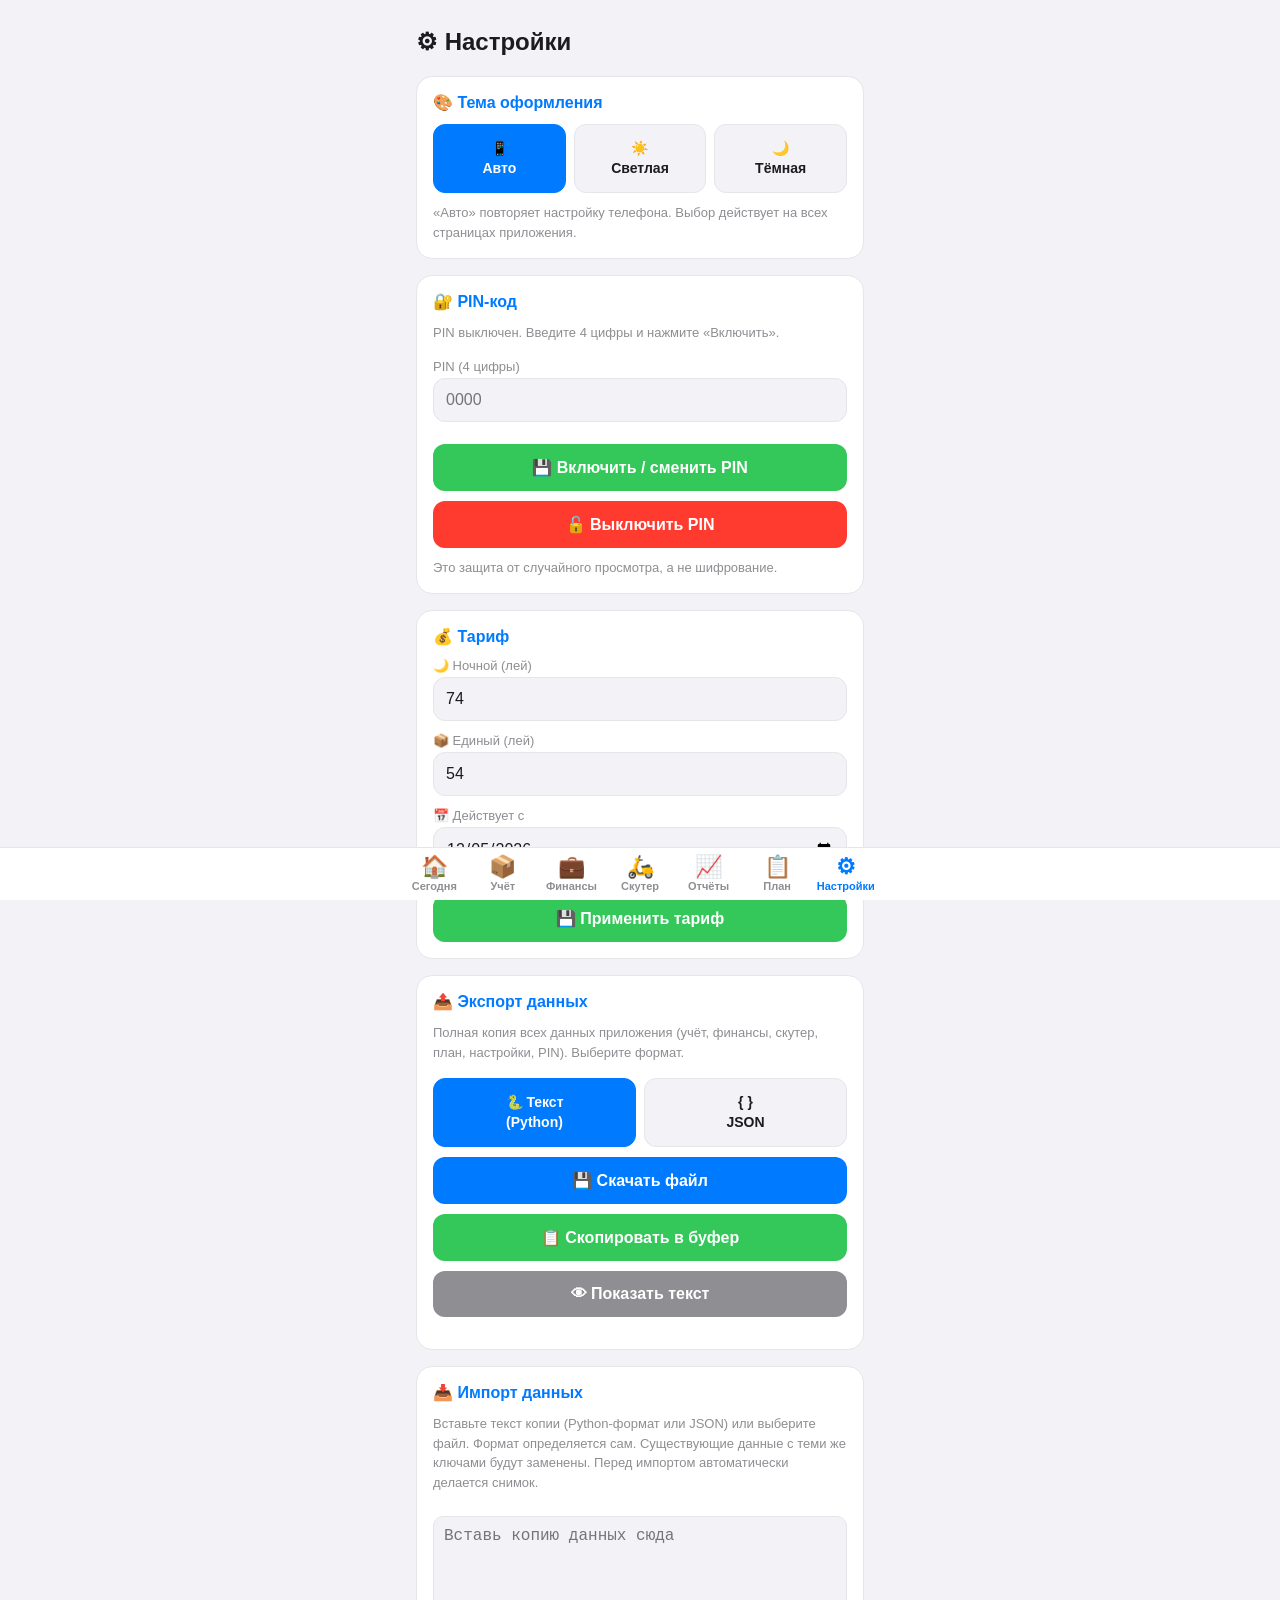
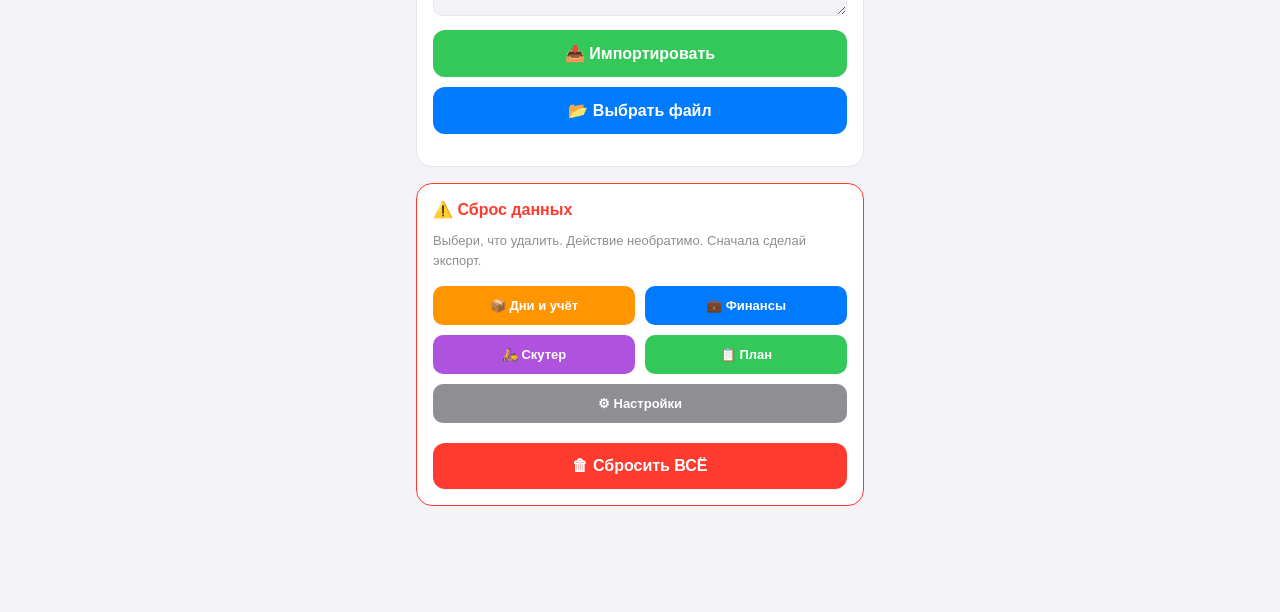
<file: settings.html>
<!doctype html>
<html lang="ru">
<head>
  <meta charset="UTF-8">
  <meta name="viewport" content="width=device-width, initial-scale=1.0, viewport-fit=cover">
  <title>⚙ Настройки</title>
  <link rel="stylesheet" href="css/theme.css">
  <link rel="stylesheet" href="css/components.css">
  <style>
    .container { max-width: 480px; margin: 0 auto; padding: 16px; padding-bottom: 90px; }
    .header { margin-bottom: 20px; }
    .header h1 { font-size: 24px; }
    .card { background: var(--panel); border-radius: 16px; padding: 16px; margin-bottom: 16px; border: 1px solid var(--border); }
    .card h3 { font-size: 16px; margin-bottom: 12px; color: var(--accent); }
    .form-group { margin-bottom: 12px; }
    .form-group label { display: block; font-size: 13px; color: var(--text-dim); margin-bottom: 4px; }
    .form-control { width: 100%; padding: 12px; border: 1.5px solid var(--border); border-radius: 12px; background: var(--bg); color: var(--text); font-size: 16px; }
    .btn-save { width: 100%; padding: 14px; font-size: 16px; border-radius: 12px; background: var(--green); color: white; border: none; font-weight: 700; margin-top: 10px; cursor: pointer; }
    .btn-blue { width: 100%; padding: 14px; font-size: 16px; border-radius: 12px; background: var(--accent); color: white; border: none; font-weight: 700; margin-top: 10px; cursor: pointer; }
    .btn-danger { width: 100%; padding: 14px; font-size: 16px; border-radius: 12px; background: var(--red); color: white; border: none; font-weight: 700; margin-top: 10px; cursor: pointer; }
    .hint { font-size: 13px; color: var(--text-dim); margin-bottom: 16px; line-height: 1.5; }
    .file-input { display: none; }
    .file-label { display: block; padding: 14px; background: var(--accent); color: #fff; text-align: center; border-radius: 12px; font-weight: 700; cursor: pointer; margin-top: 10px; }
    .btn-grid { display: grid; grid-template-columns: 1fr 1fr; gap: 10px; margin-top: 10px; }
    .btn-sm-reset { padding: 12px; font-size: 13px; border-radius: 10px; border: none; font-weight: 600; cursor: pointer; color: #fff; }
    .theme-seg { display: grid; grid-template-columns: repeat(3, 1fr); gap: 8px; }
    .theme-seg button { padding: 14px 6px; border-radius: 12px; border: 1.5px solid var(--border); background: var(--bg); color: var(--text); font-size: 14px; font-weight: 600; cursor: pointer; line-height: 1.4; }
    .theme-seg button.on { background: var(--accent); border-color: var(--accent); color: #fff; }
    textarea { width: 100%; min-height: 100px; font-family: monospace; font-size: 12px; padding: 10px; border-radius: 10px; background: var(--bg); border: 1px solid var(--border); color: var(--text); margin-top: 8px; }
  </style>
</head>
<body>
<div class="container">
  <div class="header">
    <h1>⚙ Настройки</h1>
  </div>

  <!-- Тема -->
  <div class="card">
    <h3>🎨 Тема оформления</h3>
    <div class="theme-seg" id="themeSeg">
      <button data-mode="system" onclick="setTheme('system')">📱<br>Авто</button>
      <button data-mode="light" onclick="setTheme('light')">☀️<br>Светлая</button>
      <button data-mode="dark" onclick="setTheme('dark')">🌙<br>Тёмная</button>
    </div>
    <p class="hint" style="margin: 10px 0 0;">«Авто» повторяет настройку телефона. Выбор действует на всех страницах приложения.</p>
  </div>

  <!-- PIN -->
  <div class="card">
    <h3>🔐 PIN-код</h3>
    <p class="hint" id="pinState"></p>
    <div class="form-group">
      <label>PIN (4 цифры)</label>
      <input type="text" id="newPin" maxlength="4" inputmode="numeric" class="form-control" placeholder="0000">
    </div>
    <button class="btn-save" onclick="savePin()">💾 Включить / сменить PIN</button>
    <button class="btn-danger" onclick="disablePin()">🔓 Выключить PIN</button>
    <p class="hint" style="margin: 10px 0 0;">Это защита от случайного просмотра, а не шифрование.</p>
  </div>

  <!-- Тариф -->
  <div class="card">
    <h3>💰 Тариф</h3>
    <div class="form-group">
      <label>🌙 Ночной (лей)</label>
      <input type="number" id="tariffNight" class="form-control" placeholder="74">
    </div>
    <div class="form-group">
      <label>📦 Единый (лей)</label>
      <input type="number" id="tariffAp" class="form-control" placeholder="54">
    </div>
    <div class="form-group">
      <label>📅 Действует с</label>
      <input type="date" id="tariffDate" class="form-control">
    </div>
    <button class="btn-save" onclick="saveTariff()">💾 Применить тариф</button>
  </div>

  <!-- Экспорт -->
  <div class="card">
    <h3>📤 Экспорт данных</h3>
    <p class="hint">Полная копия всех данных приложения (учёт, финансы, скутер, план, настройки, PIN). Выберите формат.</p>
    <div class="theme-seg" id="fmtSeg" style="grid-template-columns: repeat(2, 1fr);">
      <button data-fmt="py" onclick="setFmt('py')">🐍 Текст<br>(Python)</button>
      <button data-fmt="json" onclick="setFmt('json')">{ }<br>JSON</button>
    </div>
    <button class="btn-blue" onclick="downloadExport()">💾 Скачать файл</button>
    <button class="btn-save" onclick="copyExport()">📋 Скопировать в буфер</button>
    <button class="btn-save" style="background: var(--text-dim);" onclick="showExport()">👁 Показать текст</button>
    <textarea id="exportBox" readonly style="display:none" placeholder="Здесь появится копия данных"></textarea>
    <div id="exportStatus" class="hint" style="margin-top:10px;"></div>
  </div>

  <!-- Импорт -->
  <div class="card">
    <h3>📥 Импорт данных</h3>
    <p class="hint">Вставьте текст копии (Python-формат или JSON) или выберите файл. Формат определяется сам. Существующие данные с теми же ключами будут заменены. Перед импортом автоматически делается снимок.</p>
    <textarea id="importBox" placeholder="Вставь копию данных сюда"></textarea>
    <button class="btn-save" onclick="importFromText()">📥 Импортировать</button>

    <label for="fileInput" class="file-label">📂 Выбрать файл</label>
    <input type="file" id="fileInput" class="file-input" accept=".json,.txt,.py,text/plain,application/json" onchange="handleFile(this)">
    <div id="importStatus" class="hint" style="margin-top:10px;"></div>
  </div>

  <!-- Сброс -->
  <div class="card" style="border-color: var(--red);">
    <h3 style="color: var(--red);">⚠️ Сброс данных</h3>
    <p class="hint">Выбери, что удалить. Действие необратимо. Сначала сделай экспорт.</p>
    <div class="btn-grid">
      <button class="btn-sm-reset" style="background: var(--orange);" onclick="resetSection('days')">📦 Дни и учёт</button>
      <button class="btn-sm-reset" style="background: var(--accent);" onclick="resetSection('fin')">💼 Финансы</button>
      <button class="btn-sm-reset" style="background: var(--purple);" onclick="resetSection('cash')">🛵 Скутер</button>
      <button class="btn-sm-reset" style="background: var(--green);" onclick="resetSection('plan')">📋 План</button>
      <button class="btn-sm-reset" style="background: var(--text-dim); grid-column: 1 / -1;" onclick="resetSection('settings')">⚙ Настройки</button>
    </div>
    <button class="btn-danger" onclick="resetAllData()" style="margin-top:20px;">🗑 Сбросить ВСЁ</button>
  </div>
</div>

<nav class="tabbar">
  <div class="in">
    <a href="today.html"><span>🏠</span>Сегодня</a>
<a href="index.html"><span>📦</span>Учёт</a>
    <a href="fin.html"><span>💼</span>Финансы</a>
    <a href="cash.html"><span>🛵</span>Скутер</a>
    <a href="stats.html"><span>📈</span>Отчёты</a>
    <a href="plan.html"><span>📋</span>План</a>
    <a href="settings.html" class="active"><span>⚙</span>Настройки</a>
  </div>
</nav>

<script src="js/lib/storage.js"></script>
<script src="js/lib/ui.js"></script>
<script src="js/lib/notify.js"></script>
<script src="js/lib/theme.js"></script>
<script src="js/lib/pin.js"></script>
<script src="js/lib/backup.js"></script>
<script src="js/domain/state.js"></script>
<script src="js/domain/migrate.js"></script>
<script>Schema.run();</script>
<script src="js/domain/tariff.js"></script>
<script>
  Theme.init();
  const PREFIX = "uchot.v2.";

  // --- Тема ---
  function refreshThemeButtons() {
    const m = Theme.get();
    document.querySelectorAll("#themeSeg button").forEach(b => b.classList.toggle("on", b.dataset.mode === m));
  }
  function setTheme(mode) { Theme.set(mode); refreshThemeButtons(); }
  refreshThemeButtons();

  // --- PIN ---
  function refreshPin() {
    document.getElementById("pinState").textContent =
      AppStorage.get("pin_on", false) === true ? "PIN включён." : "PIN выключен. Введите 4 цифры и нажмите «Включить».";
  }
  function savePin() {
    const pin = document.getElementById("newPin").value.trim();
    if (!/^\d{4}$/.test(pin)) return Notify.error("PIN должен состоять из 4 цифр");
    AppStorage.set("pin", pin);
    AppStorage.set("pin_on", true);
    try { sessionStorage.setItem("appUnlocked", "true"); } catch (e) {}
    document.getElementById("newPin").value = "";
    refreshPin();
    Notify.show("✅ PIN включён");
  }
  function disablePin() {
    if (!confirm("Выключить PIN-код?")) return;
    AppStorage.set("pin_on", false);
    refreshPin();
    Notify.show("PIN выключен");
  }
  refreshPin();

  // --- Тариф ---
  function saveTariff() {
    const night = parseInt(document.getElementById("tariffNight").value);
    const ap = parseInt(document.getElementById("tariffAp").value);
    const date = document.getElementById("tariffDate").value;
    if (!(night > 0) || !(ap > 0)) return Notify.error("Введите цены");
    if (!date) return Notify.error("Укажите дату");
    Tariff.setNewRate(date, night, ap);
    Notify.show(`✅ Тариф с ${date}: 🌙${night} / 📦${ap}`);
  }

  // --- Экспорт / импорт: Python-текст и JSON (сборка копии — в backup.js) ---
  let exportFmt = "py";
  try { exportFmt = localStorage.getItem("export_fmt") === "json" ? "json" : "py"; } catch (e) {}
  function setFmt(f) {
    exportFmt = f;
    try { localStorage.setItem("export_fmt", f); } catch (e) {}
    refreshFmt();
    document.getElementById("exportBox").style.display = "none";
  }
  function refreshFmt() {
    document.querySelectorAll("#fmtSeg button").forEach(b => b.classList.toggle("on", b.dataset.fmt === exportFmt));
  }
  refreshFmt();

  // Литерал Python -> JSON (для импорта)
  function decodePyStr(v) {
    return v.replace(/\\([\s\S])/g, (m, c) => ({ n: "\n", t: "\t", r: "\r" })[c] || c);
  }
  function pyToJson(s) {
    let o = "", seg = "", i = 0;
    const flush = () => {
      o += seg.replace(/\bTrue\b/g, "true").replace(/\bFalse\b/g, "false").replace(/\bNone\b/g, "null").replace(/,(\s*[}\]])/g, "$1");
      seg = "";
    };
    while (i < s.length) {
      const c = s[i];
      if (c === "'" || c === '"') {
        flush();
        let j = i + 1, v = "";
        while (j < s.length && s[j] !== c) {
          if (s[j] === "\\" && j + 1 < s.length) { v += s[j] + s[j + 1]; j += 2; } else v += s[j++];
        }
        o += JSON.stringify(decodePyStr(v));
        i = j + 1;
      } else { seg += c; i++; }
    }
    flush();
    return o;
  }

  const buildExport = () => Backup.build(exportFmt);

  function setExportStatus(msg) { document.getElementById("exportStatus").textContent = msg; }

  function downloadExport() {
    const { text, count, ext, mime } = buildExport();
    if (!count) return Notify.error("Нет данных для экспорта");
    try {
      const blob = new Blob([text], { type: mime + ";charset=utf-8" });
      const url = URL.createObjectURL(blob);
      const a = document.createElement("a");
      a.href = url;
      a.download = `uchot-backup-${UI.date.local()}.${ext}`;
      document.body.appendChild(a);
      a.click();
      a.remove();
      setTimeout(() => URL.revokeObjectURL(url), 1000);
      Backup.mark();
      setExportStatus(`Файл создан. Ключей: ${count}. Если загрузка не началась — используй «Скопировать».`);
    } catch (e) {
      Notify.error("Не удалось создать файл: " + e.message);
    }
  }

  function showExport() {
    const { text, count } = buildExport();
    const box = document.getElementById("exportBox");
    box.value = text;
    box.style.display = "block";
    setExportStatus(`Ключей: ${count}`);
  }

  function copyExport() {
    const { text, count } = buildExport();
    if (!count) return Notify.error("Нет данных для экспорта");
    const box = document.getElementById("exportBox");
    box.value = text;
    box.style.display = "block";
    const fallback = () => { box.select(); box.setSelectionRange(0, text.length); setExportStatus("Выдели текст и скопируй вручную."); };
    try {
      navigator.clipboard.writeText(text).then(
        () => { Backup.mark(); Notify.show("✅ Скопировано"); setExportStatus(`Ключей: ${count}`); },
        fallback
      );
    } catch (e) { fallback(); }
  }

  // Разбор копии: JSON ({"uchot.v2.ключ": ...}) или текст Python (ключ = значение)
  function parseBackup(text) {
    const t = text.trim();
    const data = {}, failed = [];
    if (t.startsWith("{")) {
      const obj = JSON.parse(t);
      for (const k in obj) if (k.startsWith(PREFIX)) data[k] = obj[k];
      return { data, failed };
    }
    t.split(/\r?\n/).forEach(line => {
      const m = line.match(/^([A-Za-z_]\w*)\s*=\s*(.+)$/);
      if (!m) return;
      try { data[PREFIX + m[1]] = JSON.parse(pyToJson(m[2].trim())); }
      catch (e) { failed.push(m[1]); }
    });
    return { data, failed };
  }

  function importFromText() {
    const text = document.getElementById("importBox").value.trim();
    if (!text) return Notify.error("Вставь данные");
    if (text.includes("# >>> ДАННЫЕ НАЧАЛО")) {
      return Notify.error("Это копия из «Финансов». Импортируй её там: Финансы → Ещё → Импорт.");
    }
    try {
      const { data, failed } = parseBackup(text);
      const keys = Object.keys(data);
      if (!keys.length) return Notify.error("В данных нет ключей приложения");
      if (!confirm(`Заменить текущие данные? Будет записано ключей: ${keys.length}.`)) return;
      Backup.snapshot();
      keys.forEach(k => localStorage.setItem(k, JSON.stringify(data[k])));
      const warn = failed.length ? ` Не разобрано: ${failed.join(", ")}.` : "";
      document.getElementById("importStatus").textContent = `Импортировано ключей: ${keys.length}.${warn}`;
      Notify.show(`✅ Импортировано ключей: ${keys.length}. Перезагрузка...`);
      setTimeout(() => location.reload(), failed.length ? 3500 : 1000);
    } catch (e) {
      Notify.error("Ошибка разбора: " + e.message);
    }
  }

  function handleFile(input) {
    const file = input.files[0];
    if (!file) return;
    const reader = new FileReader();
    reader.onload = function(e) {
      document.getElementById("importBox").value = e.target.result;
      importFromText();
    };
    reader.readAsText(file);
  }

  // --- Сброс ---
  function resetSection(section) {
    const names = {
      days: "Дни учёта (календарь, заказы, лог, закрытые месяцы зарплаты)",
      fin: "Финансы (кошельки, операции, долги, кредиты)",
      cash: "Скутер (пробег, заправки, ТО)",
      plan: "План (месяцы, автозадачи, настройки плана)",
      settings: "Настройки смен, подмоги, тариф, PIN"
    };
    if (!confirm(`Удалить раздел «${names[section]}»? Это необратимо.`)) return;
    Backup.snapshot();

    let keysToRemove = [];
    if (section === "days") keysToRemove = ["days", "orders_log", "salary_closed"];
    else if (section === "fin") keysToRemove = [
      "wallets", "ops", "categories",
      "traty", "dohody", "byudzhety", "celi", "dolgi", "regulyarnye", "kredity", "kartki",
      "valyuty", "kursy", "lombard", "lombard_info", "aktivy", "arhiv",
      "debts", "goals"
    ];
    else if (section === "cash") keysToRemove = ["scooter", "scooter_fuel", "mileage_log", "comp_oil", "comp_air_filter", "comp_belt", "comp_brakes", "scooter_expenses",
      "official_tech", "official_tax", "official_insurance", "scooter_undo"];
    else if (section === "plan") keysToRemove = ["plans", "plan", "plan_archive", "plan_cfg", "plan_auto_off"];
    else if (section === "settings") keysToRemove = ["shift", "help", "roster", "tariff", "pin", "pin_on"];

    keysToRemove.forEach(k => AppStorage.remove(k));
    Notify.show(`✅ Раздел «${names[section]}» удален`);
    setTimeout(() => location.reload(), 800);
  }

  function resetAllData() {
    if (!confirm("ВНИМАНИЕ! Удалить ВСЕ данные приложения?")) return;
    Backup.snapshot();
    Object.keys(localStorage).forEach(key => {
      if (key.startsWith(PREFIX) && !key.startsWith(PREFIX + "snap_")) localStorage.removeItem(key);
    });
    alert("Данные удалены. Перезагрузка.");
    location.reload();
  }

  // Инициализация тарифа
  const rates = Tariff.getForDate(UI.date.local());
  document.getElementById("tariffNight").value = rates.night;
  document.getElementById("tariffAp").value = rates.ap;
  document.getElementById("tariffDate").value = UI.date.local();
</script>
</body>
</html>
</file>
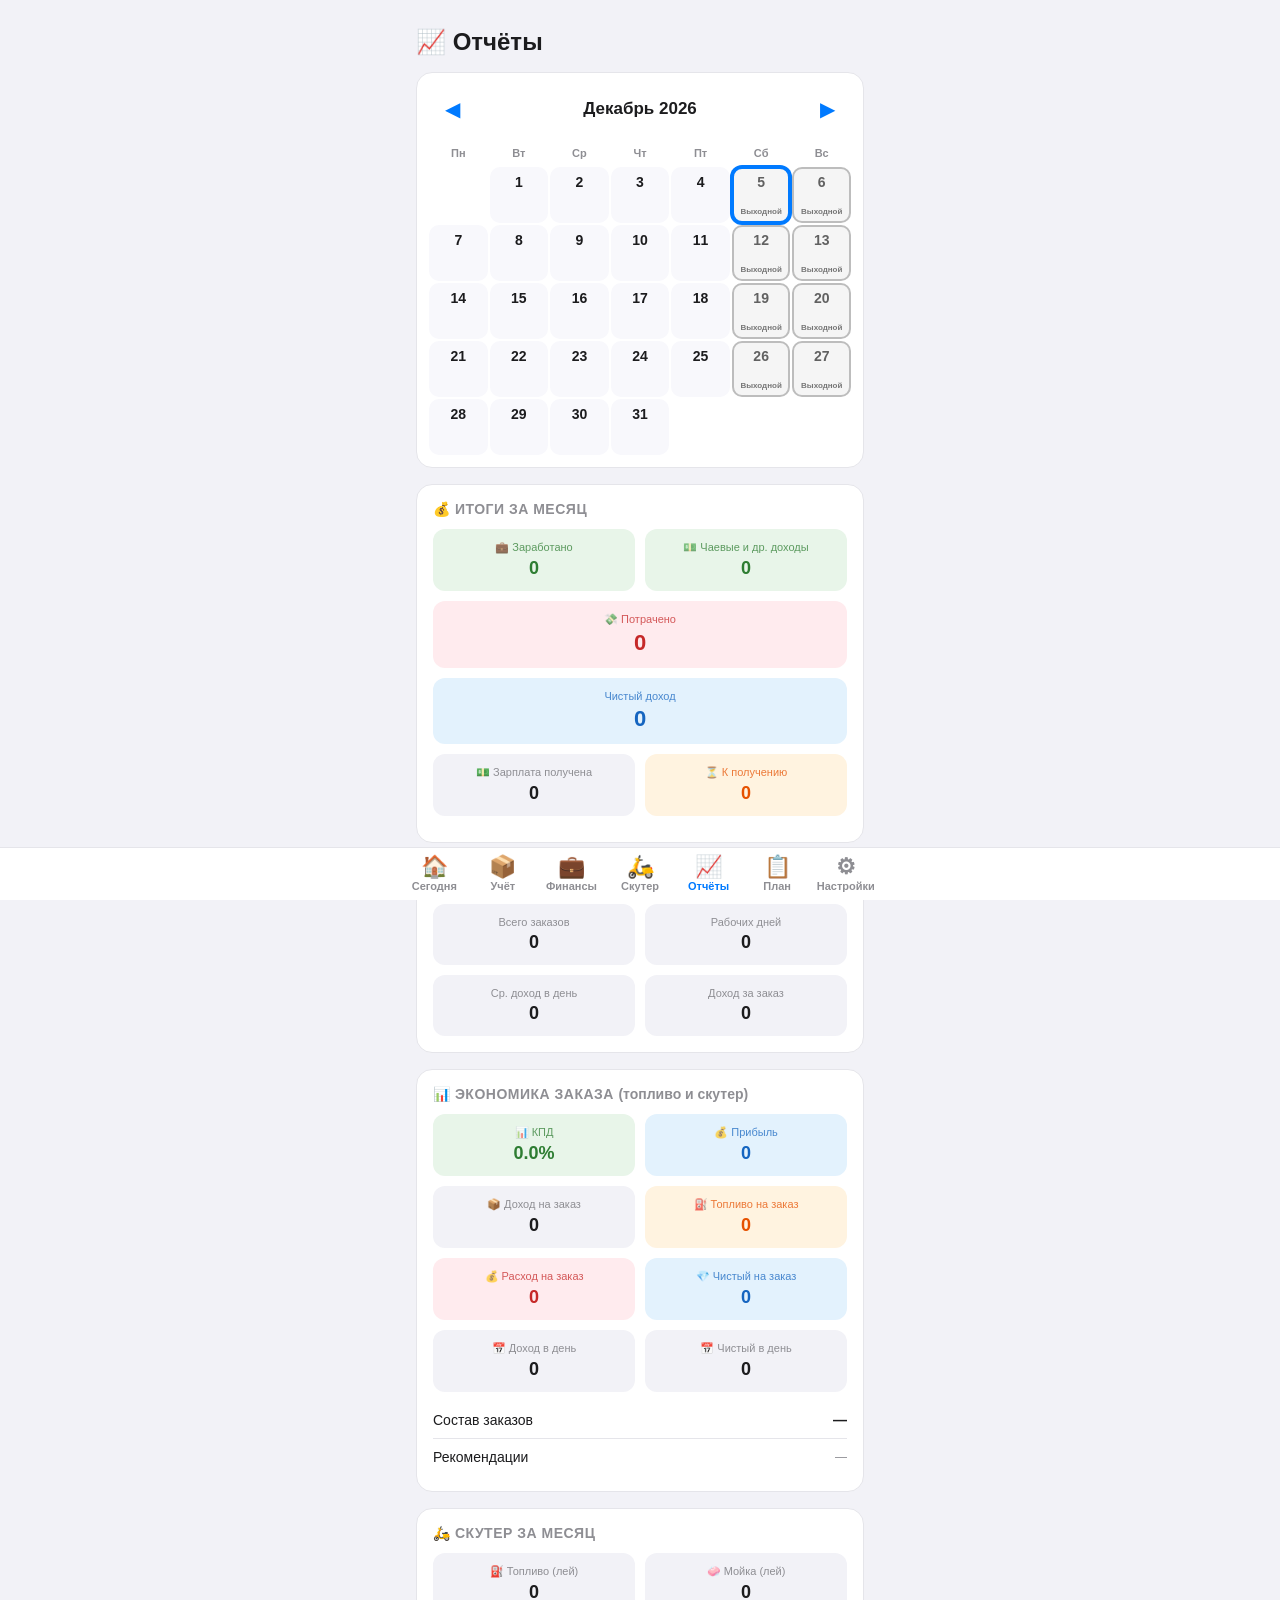
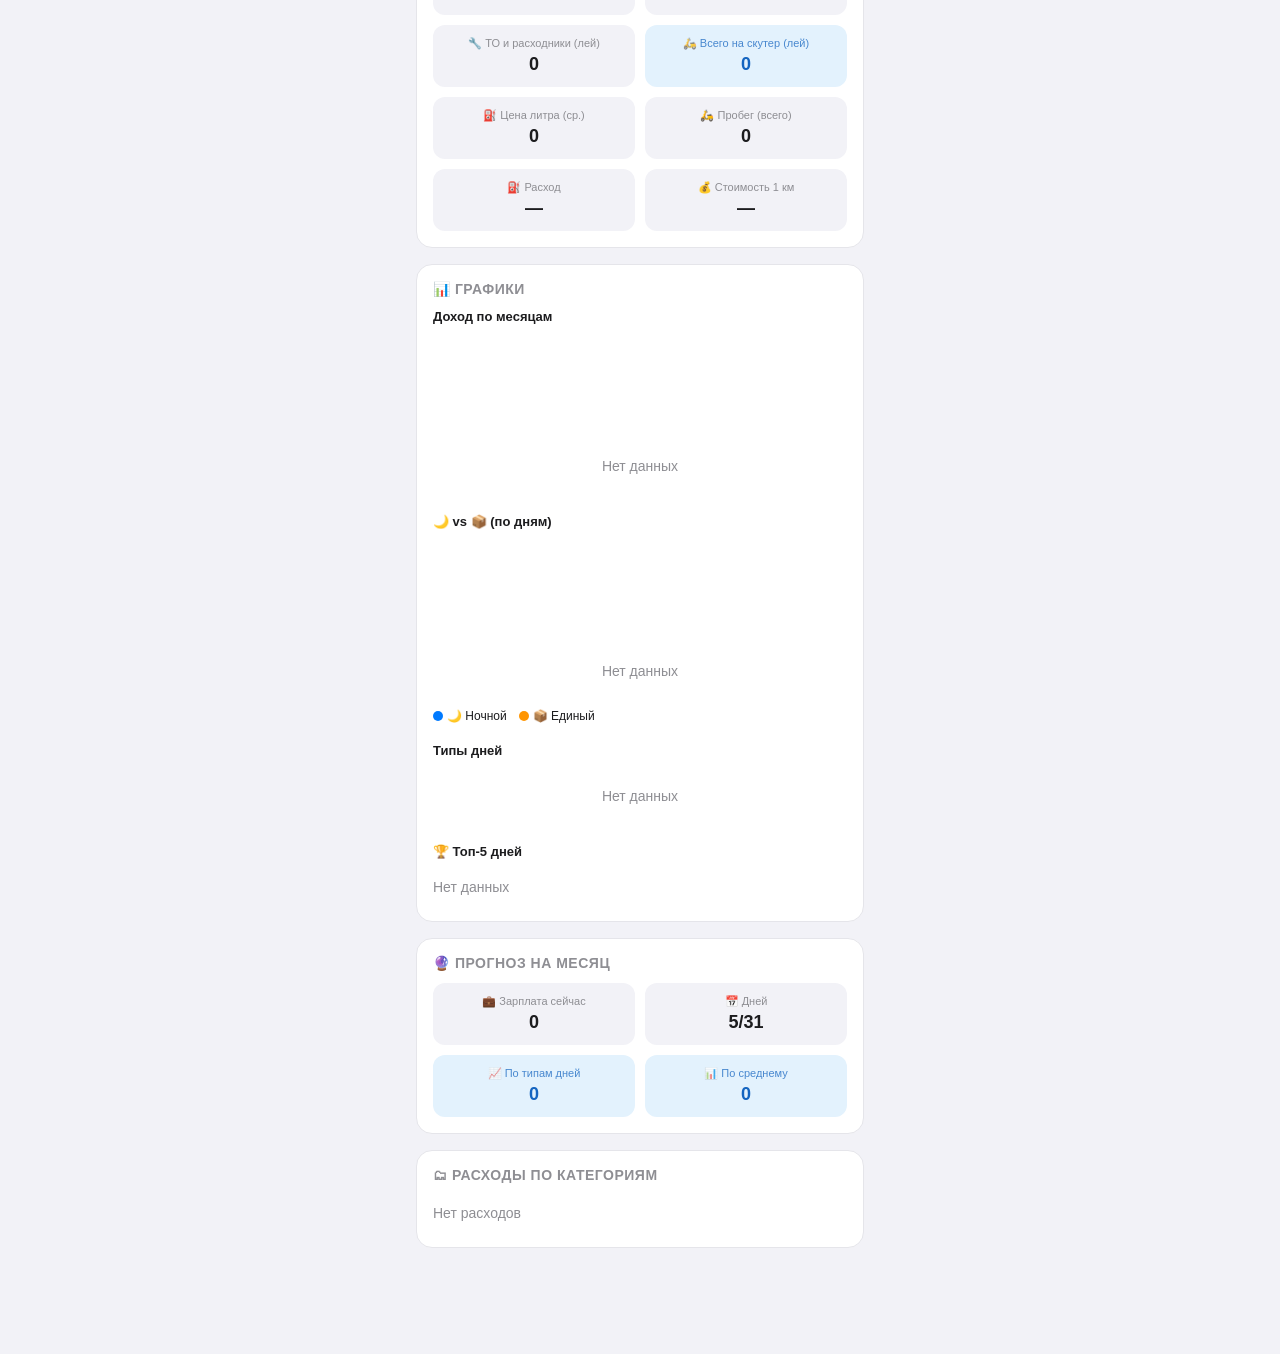
<file: stats.html>
<!doctype html>
<html lang="ru">
<head>
  <meta charset="UTF-8">
  <meta name="viewport" content="width=device-width, initial-scale=1.0, viewport-fit=cover">
  <title>📈 Отчёты</title>
  <link rel="stylesheet" href="css/theme.css">
  <link rel="stylesheet" href="css/components.css">
  <style>
    .container { max-width: 480px; margin: 0 auto; padding: 16px; padding-top: 16px; padding-bottom: 90px; }
    .header { display: flex; justify-content: space-between; align-items: center; margin-bottom: 16px; }
    .header h1 { font-size: 24px; }

    .card { background: var(--panel); border-radius: 16px; padding: 16px; margin-bottom: 16px; border: 1px solid var(--border); }
    .card h3 { font-size: 14px; margin-bottom: 12px; color: var(--text-dim); text-transform: uppercase; letter-spacing: 0.5px; }
    .card h4 { font-size: 13px; font-weight: 600; margin: 20px 0 10px; }
    .card h4:first-of-type { margin-top: 0; }

    .stat-grid { display: grid; grid-template-columns: 1fr 1fr; gap: 10px; }
    .stat-item { background: var(--bg); padding: 12px; border-radius: 12px; text-align: center; min-width: 0; }
    .stat-label { font-size: 11px; color: var(--text-dim); margin-bottom: 4px; display: block; }
    .stat-val { font-size: 18px; font-weight: 700; overflow-wrap: anywhere; }
    .stat-item.wide { grid-column: 1 / -1; }
    .stat-item.wide .stat-val { font-size: 22px; }

    .stat-item.green { background: #e8f5e9; color: #2e7d32; }
    .stat-item.red { background: #ffebee; color: #c62828; }
    .stat-item.blue { background: #e3f2fd; color: #1565c0; }
    .stat-item.orange { background: #fff3e0; color: #e65100; }
    .stat-item.green .stat-label, .stat-item.red .stat-label, .stat-item.blue .stat-label, .stat-item.orange .stat-label { color: inherit; opacity: .75; }
    :root[data-theme="dark"] .stat-item.green { background: #1a2a1a; color: #66bb6a; }
    :root[data-theme="dark"] .stat-item.red { background: #2a1414; color: #ef9a9a; }
    :root[data-theme="dark"] .stat-item.blue { background: #1a2a3a; color: #90caf9; }
    :root[data-theme="dark"] .stat-item.orange { background: #2a1a0a; color: #ffa726; }

    .list-row { display: flex; justify-content: space-between; align-items: center; gap: 12px; padding: 10px 0; border-bottom: 1px solid var(--border); font-size: 14px; }
    .list-row:last-child { border-bottom: none; }
    .list-row.muted { color: var(--text-dim); }
    .neg { color: var(--red, #c62828); }
    .pos { color: var(--green, #2e7d32); }
    .total-row { font-size: 16px; border-top: 2px solid var(--border); margin-top: 4px; }
    .total-row b { color: var(--red, #c62828); }
    .note { font-size: 12px; color: var(--text-dim); margin-top: 10px; line-height: 1.4; }

    /* Календарь */
    .calendar-section { background: var(--panel); border-radius: 16px; padding: 16px 12px 12px; margin-bottom: 16px; border: 1px solid var(--border); }
    .calendar-header { display: flex; justify-content: space-between; align-items: center; margin-bottom: 12px; padding: 0 4px; }
    .calendar-header h2 { font-size: 17px; font-weight: 600; margin: 0; }
    .nav-btn { background: none; border: none; font-size: 20px; color: var(--accent); cursor: pointer; padding: 8px 12px; border-radius: 8px; width: auto; }
    .calendar { display: grid; grid-template-columns: repeat(7, 1fr); gap: 2px; }
    .day-name { padding: 6px 0; text-align: center; font-size: 11px; font-weight: 600; color: var(--text-dim); margin: 0; }
    .day { background: var(--subtle-bg); padding: 4px 2px; text-align: center; border-radius: 10px; cursor: pointer; min-height: 56px; display: flex; flex-direction: column; justify-content: space-between; font-size: 12px; border: 2px solid transparent; min-width: 0; color: var(--text); transition: transform .1s; }
    .day:active { transform: scale(0.95); }
    .day.selected, .day.today { border-color: var(--accent) !important; box-shadow: 0 0 0 2px var(--accent); }
    .day-number { font-weight: 600; font-size: 14px; line-height: 1.3; }
    .day-label { font-size: 8px; font-weight: 600; opacity: .85; line-height: 1.2; white-space: nowrap; overflow: hidden; text-overflow: ellipsis; }
    .orders-info { font-size: 9px; opacity: .8; line-height: 1.2; }
    .total-info { font-size: 10px; font-weight: 600; color: var(--accent); }
    .day.empty { background: transparent; border: none; cursor: default; min-height: 30px; }
    .day.work { background: #e8f5e9; border-color: #43a047; color: #2e7d32; }
    .day.short { background: #fff3e0; border-color: #fb8c00; color: #e65100; }
    .day.replace { background: #f3e5f5; border-color: #8e24aa; color: #7b1fa2; }
    .day.short_replace { background: #fff8e1; border-color: #f9a825; color: #f57f17; border-style: dashed; }
    .day.help { background: #e3f2fd; border-color: #1e88e5; color: #1565c0; }
    .day.weekend { background: #f5f5f5; border-color: #bdbdbd; color: #616161; }
    :root[data-theme="dark"] .day.work { background: #1a2a1a; border-color: #2e7d32; color: #66bb6a; }
    :root[data-theme="dark"] .day.short { background: #2a1a0a; border-color: #e65100; color: #ffa726; }
    :root[data-theme="dark"] .day.replace { background: #2a1a2a; border-color: #7b1fa2; color: #ab47bc; }
    :root[data-theme="dark"] .day.short_replace { background: #2a2a0a; border-color: #f9a825; color: #ffca28; }
    :root[data-theme="dark"] .day.help { background: #1a2a3a; border-color: #1565c0; color: #42a5f5; }
    :root[data-theme="dark"] .day.weekend { background: #1c1c1e; border-color: #3a3a3c; color: #8e8e93; }

    /* Графики */
    .chart-container { position: relative; height: 160px; display: flex; align-items: flex-end; gap: 4px; padding-top: 20px; overflow-x: auto; }
    .chart-bar-wrap { flex: 1; min-width: 20px; display: flex; flex-direction: column; align-items: center; justify-content: flex-end; height: 100%; }
    .chart-bar { width: 100%; background: var(--accent); border-radius: 4px 4px 0 0; transition: height 0.3s; min-height: 2px; }
    .chart-val { font-size: 9px; color: var(--text-dim); margin-bottom: 2px; white-space: nowrap; }
    .chart-label { font-size: 10px; color: var(--text-dim); margin-top: 4px; text-align: center; }
    .chart-empty { color: var(--text-dim); text-align: center; padding: 20px; width: 100%; font-size: 14px; }
    .pie-legend { display: flex; flex-wrap: wrap; gap: 8px 12px; margin-top: 10px; font-size: 12px; }
    .pie-legend span { display: flex; align-items: center; gap: 4px; }
    .pie-legend i { width: 10px; height: 10px; border-radius: 50%; display: inline-block; }
    .pie { width: 150px; height: 150px; border-radius: 50%; margin: 0 auto; }

    .btn-close { width: 100%; padding: 12px; border-radius: 12px; background: var(--border); color: var(--text); border: none; font-weight: 600; margin-top: 10px; cursor: pointer; }
  </style>
</head>
<body>
<div class="container">
  <div class="header">
    <h1>📈 Отчёты</h1>
  </div>

  <!-- Календарь -->
  <div class="calendar-section">
    <div class="calendar-header">
      <button class="nav-btn" onclick="changeMonth(-1)" aria-label="Предыдущий месяц">◀</button>
      <h2 id="currentMonth">—</h2>
      <button class="nav-btn" onclick="changeMonth(1)" aria-label="Следующий месяц">▶</button>
    </div>
    <div id="calendar" class="calendar"></div>
  </div>

  <!-- Статистика за день -->
  <div id="dayStatsContainer" style="display: none;">
    <div class="card" style="border: 2px solid var(--accent);">
      <h3 id="dayStatsTitle" style="color: var(--accent);">Статистика за день</h3>
      <div class="stat-grid" style="margin-bottom: 12px;">
        <div class="stat-item green"><span class="stat-label">💼 Заработано</span><span class="stat-val" id="daySalary">0</span></div>
        <div class="stat-item green"><span class="stat-label">💵 Чаевые и др. доходы</span><span class="stat-val" id="dayIncome">0</span></div>
        <div class="stat-item red wide"><span class="stat-label">💸 Потрачено</span><span class="stat-val" id="dayExpenses">0</span></div>
        <div class="stat-item blue wide"><span class="stat-label">Чистый доход</span><span class="stat-val" id="dayNet">0</span></div>
      </div>
      <div class="stat-grid">
        <div class="stat-item"><span class="stat-label">🌙 Ночной</span><span class="stat-val" id="dayNight">0</span></div>
        <div class="stat-item"><span class="stat-label">📦 Единый</span><span class="stat-val" id="dayAp">0</span></div>
      </div>
      <div style="margin-top: 12px;" id="dayOpsList"></div>
      <button class="btn-close" onclick="closeDayStats()">Закрыть</button>
    </div>
  </div>

  <!-- Итоги месяца -->
  <div class="card">
    <h3>💰 Итоги за месяц</h3>
    <div class="stat-grid">
      <div class="stat-item green"><span class="stat-label">💼 Заработано</span><span class="stat-val" id="statSalary">0</span></div>
      <div class="stat-item green"><span class="stat-label">💵 Чаевые и др. доходы</span><span class="stat-val" id="statIncome">0</span></div>
      <div class="stat-item red wide"><span class="stat-label">💸 Потрачено</span><span class="stat-val" id="statExpenses">0</span></div>
      <div class="stat-item blue wide"><span class="stat-label">Чистый доход</span><span class="stat-val" id="statNet">0</span></div>
      <div class="stat-item"><span class="stat-label">💵 Зарплата получена</span><span class="stat-val" id="statSalRecv">0</span></div>
      <div class="stat-item orange"><span class="stat-label">⏳ К получению</span><span class="stat-val" id="statSalDue">0</span></div>
    </div>
    <div class="note" id="statNote"></div>
  </div>

  <!-- Заказы и эффективность -->
  <div class="card">
    <h3>📦 Заказы и эффективность</h3>
    <div class="stat-grid">
      <div class="stat-item"><span class="stat-label">Всего заказов</span><span class="stat-val" id="statOrders">0</span></div>
      <div class="stat-item"><span class="stat-label">Рабочих дней</span><span class="stat-val" id="statWorkDays">0</span></div>
      <div class="stat-item"><span class="stat-label">Ср. доход в день</span><span class="stat-val" id="statAvgDay">0</span></div>
      <div class="stat-item"><span class="stat-label">Доход за заказ</span><span class="stat-val" id="statAvgOrder">0</span></div>
    </div>
  </div>

  <!-- Экономика заказа -->
  <div class="card">
    <h3>📊 Экономика заказа <span style="text-transform:none;letter-spacing:0">(топливо и скутер)</span></h3>
    <div class="stat-grid">
      <div class="stat-item green"><span class="stat-label">📊 КПД</span><span class="stat-val" id="ecoKpd">0%</span></div>
      <div class="stat-item blue"><span class="stat-label">💰 Прибыль</span><span class="stat-val" id="ecoProfit">0</span></div>
      <div class="stat-item"><span class="stat-label">📦 Доход на заказ</span><span class="stat-val" id="ecoIncPerOrder">0</span></div>
      <div class="stat-item orange"><span class="stat-label">⛽ Топливо на заказ</span><span class="stat-val" id="ecoFuelPerOrder">0</span></div>
      <div class="stat-item red"><span class="stat-label">💰 Расход на заказ</span><span class="stat-val" id="ecoExpPerOrder">0</span></div>
      <div class="stat-item blue"><span class="stat-label">💎 Чистый на заказ</span><span class="stat-val" id="ecoNetPerOrder">0</span></div>
      <div class="stat-item"><span class="stat-label">📅 Доход в день</span><span class="stat-val" id="ecoIncPerDay">0</span></div>
      <div class="stat-item"><span class="stat-label">📅 Чистый в день</span><span class="stat-val" id="ecoNetPerDay">0</span></div>
    </div>
    <div class="list-row" style="margin-top:10px"><span>Состав заказов</span><span id="ecoMix" style="font-weight:600">—</span></div>
    <div class="list-row"><span>Рекомендации</span><span id="ecoTips" style="font-size:12px;color:var(--text-dim);text-align:right">—</span></div>
  </div>

  <!-- Скутер -->
  <div class="card">
    <h3>🛵 Скутер за месяц</h3>
    <div class="stat-grid">
      <div class="stat-item"><span class="stat-label">⛽ Топливо (лей)</span><span class="stat-val" id="statFuelCost">0</span></div>
      <div class="stat-item"><span class="stat-label">🧼 Мойка (лей)</span><span class="stat-val" id="statWashCost">0</span></div>
      <div class="stat-item"><span class="stat-label">🔧 ТО и расходники (лей)</span><span class="stat-val" id="statServiceCost">0</span></div>
      <div class="stat-item blue"><span class="stat-label">🛵 Всего на скутер (лей)</span><span class="stat-val" id="statScooterTotal">0</span></div>
      <div class="stat-item"><span class="stat-label">⛽ Цена литра (ср.)</span><span class="stat-val" id="statPrice">0</span></div>
      <div class="stat-item"><span class="stat-label" id="statKmLabel">🛵 Пробег</span><span class="stat-val" id="statKm">0</span></div>
      <div class="stat-item"><span class="stat-label">⛽ Расход</span><span class="stat-val" id="statCons">0</span></div>
      <div class="stat-item"><span class="stat-label">💰 Стоимость 1 км</span><span class="stat-val" id="statCostKm">0</span></div>
    </div>
  </div>

  <!-- Графики -->
  <div class="card">
    <h3>📊 Графики</h3>
    <h4>Доход по месяцам</h4>
    <div class="chart-container" id="chartMonths"></div>

    <h4>🌙 vs 📦 (по дням)</h4>
    <div class="chart-container" id="chartNightAp"></div>
    <div class="pie-legend">
      <span><i style="background:#007aff"></i> 🌙 Ночной</span>
      <span><i style="background:#ff9500"></i> 📦 Единый</span>
    </div>

    <h4>Типы дней</h4>
    <div id="pieTypes"></div>

    <h4>🏆 Топ-5 дней</h4>
    <div id="topDaysList"></div>
  </div>

  <!-- Прогноз -->
  <div class="card">
    <h3>🔮 Прогноз на месяц</h3>
    <div class="stat-grid">
      <div class="stat-item"><span class="stat-label">💼 Зарплата сейчас</span><span class="stat-val" id="forecastSalary">0</span></div>
      <div class="stat-item"><span class="stat-label">📅 Дней</span><span class="stat-val" id="forecastDays">0/0</span></div>
      <div class="stat-item blue"><span class="stat-label">📈 По типам дней</span><span class="stat-val" id="forecastByType">0</span></div>
      <div class="stat-item blue"><span class="stat-label">📊 По среднему</span><span class="stat-val" id="forecastByAvg">0</span></div>
    </div>
  </div>

  <!-- Категории расходов -->
  <div class="card">
    <h3>🗂 Расходы по категориям</h3>
    <div id="categoryList"></div>
  </div>
</div>

<nav class="tabbar">
  <div class="in">
    <a href="today.html"><span>🏠</span>Сегодня</a>
<a href="index.html"><span>📦</span>Учёт</a>
    <a href="fin.html"><span>💼</span>Финансы</a>
    <a href="cash.html"><span>🛵</span>Скутер</a>
    <a href="stats.html" class="active"><span>📈</span>Отчёты</a>
    <a href="plan.html"><span>📋</span>План</a>
    <a href="settings.html"><span>⚙</span>Настройки</a>
  </div>
</nav>

<script src="js/lib/storage.js"></script>
<script src="js/lib/ui.js"></script>
<script src="js/lib/theme.js"></script>
<script src="js/lib/pin.js"></script>
<script src="js/domain/state.js"></script>
<script src="js/domain/migrate.js"></script>
<script>Schema.run();</script>
<script src="js/domain/selectors.js"></script>
<script>
  Theme.init();
  let currentDate = new Date();
  let selectedDate = null;

  const MONTHS = ["Январь", "Февраль", "Март", "Апрель", "Май", "Июнь", "Июль", "Август", "Сентябрь", "Октябрь", "Ноябрь", "Декабрь"];
  const MONTHS_SHORT = ["Янв", "Фев", "Мар", "Апр", "Май", "Июн", "Июл", "Авг", "Сен", "Окт", "Ноя", "Дек"];
  const DAY_LABELS = { work: "Рабочий", help: "Подмога", short: "Короткий", replace: "Замена", short_replace: "Кор.замена", weekend: "Выходной" };

  const getDayLabel = t => DAY_LABELS[t] || "";
  const num = v => Number(v) || 0;
  const fmt = v => UI.fmt(v);
  const esc = s => UI.esc(String(s ?? ""));
  const $ = id => document.getElementById(id);
  const setText = (id, v) => { const el = $(id); if (el) el.textContent = v; };
  const pad = n => String(n).padStart(2, "0");
  const fmtDate = ds => ds.split("-").reverse().join(".");
  const isExpense = Calc.isExpense;
  // Прочие доходы (чаевые и т.д.). «Зарплата» исключена — она уже учтена по дням.
  const isIncome = Calc.isIncome;
  const catHas = (o, word) => String(o.cat || "").includes(word);

  const getOps = () => Calc.ops();

  function changeMonth(dir) {
    currentDate = new Date(currentDate.getFullYear(), currentDate.getMonth() + dir, 1);
    selectedDate = null;
    $("dayStatsContainer").style.display = "none";
    render();
  }

  function closeDayStats() {
    $("dayStatsContainer").style.display = "none";
    selectedDate = null;
    render();
  }

  function selectDay(ds) {
    selectedDate = ds;
    const rec = State.getDays()[ds] || { type: "weekend", night: 0, ap: 0, total: 0 };
    const dayOps = getOps().filter(o => o.date === ds);
    const ops = dayOps.filter(isExpense);
    const incOps = dayOps.filter(isIncome);
    const expenses = ops.reduce((s, o) => s + Math.abs(num(o.amount)), 0);
    const income = incOps.reduce((s, o) => s + Math.abs(num(o.amount)), 0);
    const salary = num(rec.total);
    const net = salary + income - expenses;

    setText("dayStatsTitle", `Статистика за ${fmtDate(ds)} (${getDayLabel(rec.type)})`);
    setText("daySalary", fmt(salary));
    setText("dayIncome", fmt(income));
    setText("dayExpenses", fmt(expenses));
    setText("dayNet", fmt(net));
    setText("dayNight", num(rec.night));
    setText("dayAp", num(rec.ap));

    const rows = (list, cls, sign) => list.map(o =>
      `<div class="list-row"><span>${esc(o.cat)}</span><b class="${cls}">${sign}${fmt(Math.abs(num(o.amount)))} лей</b></div>`).join("");
    $("dayOpsList").innerHTML =
      (incOps.length ? `<b>Доходы дня:</b>` + rows(incOps, "pos", "+") : "") +
      (ops.length ? `<b style="display:block;margin-top:8px">Траты дня:</b>` + rows(ops, "neg", "−") : "") +
      (!incOps.length && !ops.length ? `<div class="list-row muted">Нет доходов и трат</div>` : "");

    $("dayStatsContainer").style.display = "block";
    render();
    $("dayStatsContainer").scrollIntoView({ behavior: "smooth", block: "nearest" });
  }

  function drawBarChart(id, labels, values, color = "var(--accent)") {
    const el = $(id);
    if (!el) return;
    if (!values.length) { el.innerHTML = `<div class="chart-empty">Нет данных</div>`; return; }
    const max = Math.max(1, ...values);
    el.innerHTML = labels.map((l, i) => {
      const h = (values[i] / max) * 100;
      return `<div class="chart-bar-wrap"><div class="chart-val">${fmt(values[i])}</div><div class="chart-bar" style="height:${h}%; background:${color}"></div><div class="chart-label">${esc(l)}</div></div>`;
    }).join("");
  }

  function drawGroupedChart(id, labels, s1, s2) {
    const el = $(id);
    if (!el) return;
    if (!labels.length) { el.innerHTML = `<div class="chart-empty">Нет данных</div>`; return; }
    const max = Math.max(1, ...s1, ...s2);
    el.innerHTML = labels.map((l, i) => {
      const h1 = (s1[i] / max) * 100, h2 = (s2[i] / max) * 100;
      return `<div class="chart-bar-wrap">
        <div style="display:flex; gap:2px; width:100%; height:100%; align-items:flex-end">
          <div class="chart-bar" style="height:${h1}%; background:#007aff"></div>
          <div class="chart-bar" style="height:${h2}%; background:#ff9500"></div>
        </div>
        <div class="chart-label">${esc(l)}</div>
      </div>`;
    }).join("");
  }

  function drawPie(id, data) {
    const el = $(id);
    if (!el) return;
    data = data.filter(d => d.value > 0);
    const total = data.reduce((s, d) => s + d.value, 0);
    if (total === 0) { el.innerHTML = `<div class="chart-empty">Нет данных</div>`; return; }

    let conic = [], angle = 0;
    data.forEach(d => {
      const deg = (d.value / total) * 360;
      conic.push(`${d.color} ${angle}deg ${angle + deg}deg`);
      angle += deg;
    });

    el.innerHTML = `
      <div class="pie" style="background:conic-gradient(${conic.join(",")})"></div>
      <div class="pie-legend">
        ${data.map(d => `<span><i style="background:${d.color}"></i> ${esc(d.label)}: ${d.value}</span>`).join("")}
      </div>`;
  }

  function render() {
    const y = currentDate.getFullYear(), m = currentDate.getMonth();
    const prefix = `${y}-${pad(m + 1)}`;
    const days = State.getDays();
    const allOps = getOps();
    const today = UI.date.local();

    // === 1. Календарь ===
    const first = (new Date(y, m, 1).getDay() + 6) % 7;
    const last = new Date(y, m + 1, 0).getDate();
    setText("currentMonth", `${MONTHS[m]} ${y}`);

    let html = ["Пн", "Вт", "Ср", "Чт", "Пт", "Сб", "Вс"].map(n => `<div class="day-name">${n}</div>`).join("")
      + '<div class="day empty"></div>'.repeat(first);
    for (let d = 1; d <= last; d++) {
      const ds = `${prefix}-${pad(d)}`;
      const rec = days[ds];
      const dow = new Date(y, m, d).getDay();
      let cls = "day", label = "", info = "";
      if (ds === today) cls += " today";
      if (ds === selectedDate) cls += " selected";

      if (rec) {
        cls += " " + (rec.type || "work");
        label = getDayLabel(rec.type);
        const parts = [];
        if (num(rec.night) > 0) parts.push("🌙" + num(rec.night));
        if (num(rec.ap) > 0) parts.push("📦" + num(rec.ap));
        info = `<div class="orders-info">${parts.join(" ") || "—"}</div>` + (num(rec.total) > 0 ? `<div class="total-info">${fmt(num(rec.total))}</div>` : "");
      } else if (dow === 0 || dow === 6) {
        cls += " weekend"; label = "Выходной";
      }
      html += `<div class="${cls}" data-date="${ds}"><div class="day-number">${d}</div>${label ? `<div class="day-label">${label}</div>` : ""}${info}</div>`;
    }
    $("calendar").innerHTML = html;
    document.querySelectorAll(".day:not(.empty)").forEach(el => {
      el.addEventListener("click", () => selectDay(el.dataset.date));
    });

    // === 2. Итоги месяца (все цифры — из общего слоя Calc) ===
    const M = Calc.month(prefix);
    const { salary, totalOrders, workDays, nightSum, apSum, expenses, income, net, fuelCost, maintCost, washCost, serviceCost, fuels } = M;
    const monthKeys = M.dayKeys, monthExp = M.expenseOps;

    setText("statSalary", fmt(salary));
    setText("statIncome", fmt(income));
    setText("statExpenses", fmt(expenses));
    setText("statNet", fmt(net));
    setText("statSalRecv", fmt(M.salaryReceived));
    setText("statSalDue", fmt(M.salaryDue));
    const firstEver = State.getOps().map(o => String(o.data || o.date || "").slice(0, 10)).filter(Boolean).sort()[0] || "";
    let note = "";
    if (firstEver) {
      if (prefix < firstEver.slice(0, 7)) note = `ℹ Журнал операций начинается с ${fmtDate(firstEver)} — расходов и доходов за этот месяц нет.`;
      else if (prefix === firstEver.slice(0, 7) && firstEver.slice(8) !== "01") note = `ℹ Расходы и доходы учтены с ${fmtDate(firstEver)} — раньше записей нет, итоги неполные.`;
    }
    setText("statNote", note);
    setText("statFuelCost", fmt(fuelCost));
    setText("statWashCost", fmt(washCost));
    setText("statServiceCost", fmt(serviceCost));
    setText("statScooterTotal", fmt(fuelCost + maintCost));

    // === 3. Эффективность ===
    const avgDay = workDays ? salary / workDays : 0;
    const avgOrder = totalOrders ? salary / totalOrders : 0;
    setText("statOrders", totalOrders);
    setText("statWorkDays", workDays);
    setText("statAvgDay", fmt(avgDay));
    setText("statAvgOrder", fmt(avgOrder));

    // === 4. Экономика заказа ===
    // Рабочие расходы: топливо и скутер. Быт (газ, связь, продукты…) в экономику заказа не входит.
    const workExp = fuelCost + maintCost;
    const workNet = salary - workExp;
    const kpd = salary > 0 ? (workNet / salary * 100) : 0;
    setText("ecoKpd", kpd.toFixed(1) + "%");
    setText("ecoProfit", fmt(workNet));
    setText("ecoIncPerOrder", fmt(avgOrder));
    setText("ecoFuelPerOrder", fmt(totalOrders ? fuelCost / totalOrders : 0));
    setText("ecoExpPerOrder", fmt(totalOrders ? workExp / totalOrders : 0));
    setText("ecoNetPerOrder", fmt(totalOrders ? workNet / totalOrders : 0));
    setText("ecoIncPerDay", fmt(avgDay));
    setText("ecoNetPerDay", fmt(workDays ? workNet / workDays : 0));

    if (totalOrders > 0) {
      const pN = Math.round(nightSum / totalOrders * 100);
      setText("ecoMix", `🌙 ${nightSum} (${pN}%) · 📦 ${apSum} (${100 - pN}%)`);
    } else {
      setText("ecoMix", "—");
    }

    const tips = [];
    if (salary > 0) {
      if (kpd < 40) tips.push("⚠ Низкий КПД, проверь расходы");
      else if (kpd >= 60) tips.push("✅ Отличный КПД!");
    }
    setText("ecoTips", tips.join(" • ") || (salary > 0 ? "Держите курс!" : "—"));

    // === 5. Скутер ===
    const SC = Calc.scooter(prefix, M);
    const { price, km: totalKm, kmIsMonthly, cons, costKm } = SC;

    setText("statKmLabel", kmIsMonthly ? "🛵 Пробег (за месяц)" : "🛵 Пробег (всего)");

    setText("statPrice", fmt(price));
    setText("statKm", fmt(Math.round(totalKm * 10) / 10));
    setText("statCons", kmIsMonthly ? cons.toFixed(2) + " л/100км" : "—");
    setText("statCostKm", kmIsMonthly ? fmt(costKm) : "—");

    // === 6. Графики ===
    const byMonth = {};
    Object.keys(days).forEach(k => {
      const mKey = k.slice(0, 7);
      byMonth[mKey] = (byMonth[mKey] || 0) + num(days[k].total);
    });
    const nowYm = UI.date.local().slice(0, 7);
    const sortedM = Object.keys(byMonth).filter(k => k <= nowYm && (byMonth[k] > 0 || k === nowYm)).sort().slice(-6);
    const multiYear = new Set(sortedM.map(k => k.slice(0, 4))).size > 1;
    drawBarChart("chartMonths", sortedM.map(k => MONTHS_SHORT[+k.slice(5, 7) - 1] + (multiYear ? " " + k.slice(2, 4) : "")), sortedM.map(k => byMonth[k]));

    drawGroupedChart(
      "chartNightAp",
      monthKeys.map(k => k.slice(8, 10)),
      monthKeys.map(k => num(days[k].night)),
      monthKeys.map(k => num(days[k].ap))
    );

    const typeCnt = {};
    monthKeys.forEach(k => {
      const r = days[k];
      if (num(r.total) > 0 || num(r.night) + num(r.ap) > 0) {
        const t = r.type || "work";
        typeCnt[t] = (typeCnt[t] || 0) + 1;
      }
    });
    drawPie("pieTypes", [
      { label: "Рабочий", value: typeCnt.work || 0, color: "#34c759" },
      { label: "Короткий", value: typeCnt.short || 0, color: "#ff9500" },
      { label: "Подмога", value: typeCnt.help || 0, color: "#007aff" },
      { label: "Замена", value: typeCnt.replace || 0, color: "#af52de" },
      { label: "Кор.замена", value: typeCnt.short_replace || 0, color: "#ffcc00" },
      { label: "Выходной", value: typeCnt.weekend || 0, color: "#8e8e93" }
    ]);

    const top = monthKeys.map(k => ({ date: k, total: num(days[k].total) }))
      .filter(d => d.total > 0).sort((a, b) => b.total - a.total).slice(0, 5);
    $("topDaysList").innerHTML = top.map((d, i) =>
      `<div class="list-row"><span>${i + 1}. ${fmtDate(d.date)}</span><b>${fmt(d.total)} лей</b></div>`
    ).join("") || `<div class="list-row muted">Нет данных</div>`;

    // === 7. Прогноз ===
    const now = new Date();
    const dim = last;
    const curKey = now.getFullYear() * 12 + now.getMonth();
    const viewKey = y * 12 + m;
    const passedDays = viewKey < curKey ? dim : viewKey > curKey ? 0 : now.getDate();
    const remain = dim - passedDays;

    // По среднему: средний доход за прошедший календарный день × оставшиеся дни
    const byAvg = passedDays > 0 ? salary + (salary / passedDays) * remain : salary;

    // По типам: для каждого типа дня — средний доход; оставшиеся дни без записи
    // считаем «выходной» (Сб/Вс) или «рабочий» (остальные), записи в будущем берём по их типу.
    const typeSum = {}, typeN = {};
    monthKeys.forEach(k => {
      const r = days[k], t = r.type || "work";
      if (num(r.total) > 0) { typeSum[t] = (typeSum[t] || 0) + num(r.total); typeN[t] = (typeN[t] || 0) + 1; }
    });
    const typeAvg = t => typeN[t] ? typeSum[t] / typeN[t] : 0;
    let byType = salary;
    for (let d = passedDays + 1; d <= dim; d++) {
      const ds = `${prefix}-${pad(d)}`;
      const dow = new Date(y, m, d).getDay();
      const planned = days[ds];
      if (planned && num(planned.total) > 0) { byType += 0; continue; } // уже учтено в salary
      const t = planned ? (planned.type || "work") : (dow === 0 || dow === 6 ? "weekend" : "work");
      byType += t === "weekend" ? 0 : typeAvg(t) || typeAvg("work");
    }

    setText("forecastSalary", fmt(salary));
    setText("forecastDays", `${passedDays}/${dim}`);
    setText("forecastByType", fmt(byType));
    setText("forecastByAvg", fmt(byAvg));

    // === 8. Категории ===
    const cats = {};
    monthExp.forEach(o => {
      const c = o.cat || "Без категории";
      cats[c] = (cats[c] || 0) + Math.abs(num(o.amount));
    });
    const sortedC = Object.entries(cats).sort((a, b) => b[1] - a[1]);
    const catTotal = sortedC.reduce((a, [, v]) => a + v, 0);
    $("categoryList").innerHTML = sortedC.length
      ? sortedC.map(([c, v]) => `<div class="list-row"><span>${esc(c)}</span><b>${fmt(v)} лей</b></div>`).join("") +
        `<div class="list-row total-row"><span>Итого</span><b>${fmt(catTotal)} лей</b></div>`
      : `<div class="list-row muted">Нет расходов</div>`;
  }

  render();
  document.addEventListener("visibilitychange", () => { if (!document.hidden) render(); });
  window.addEventListener("pageshow", e => { if (e.persisted) render(); });
</script>
</body>
</html>
</file>
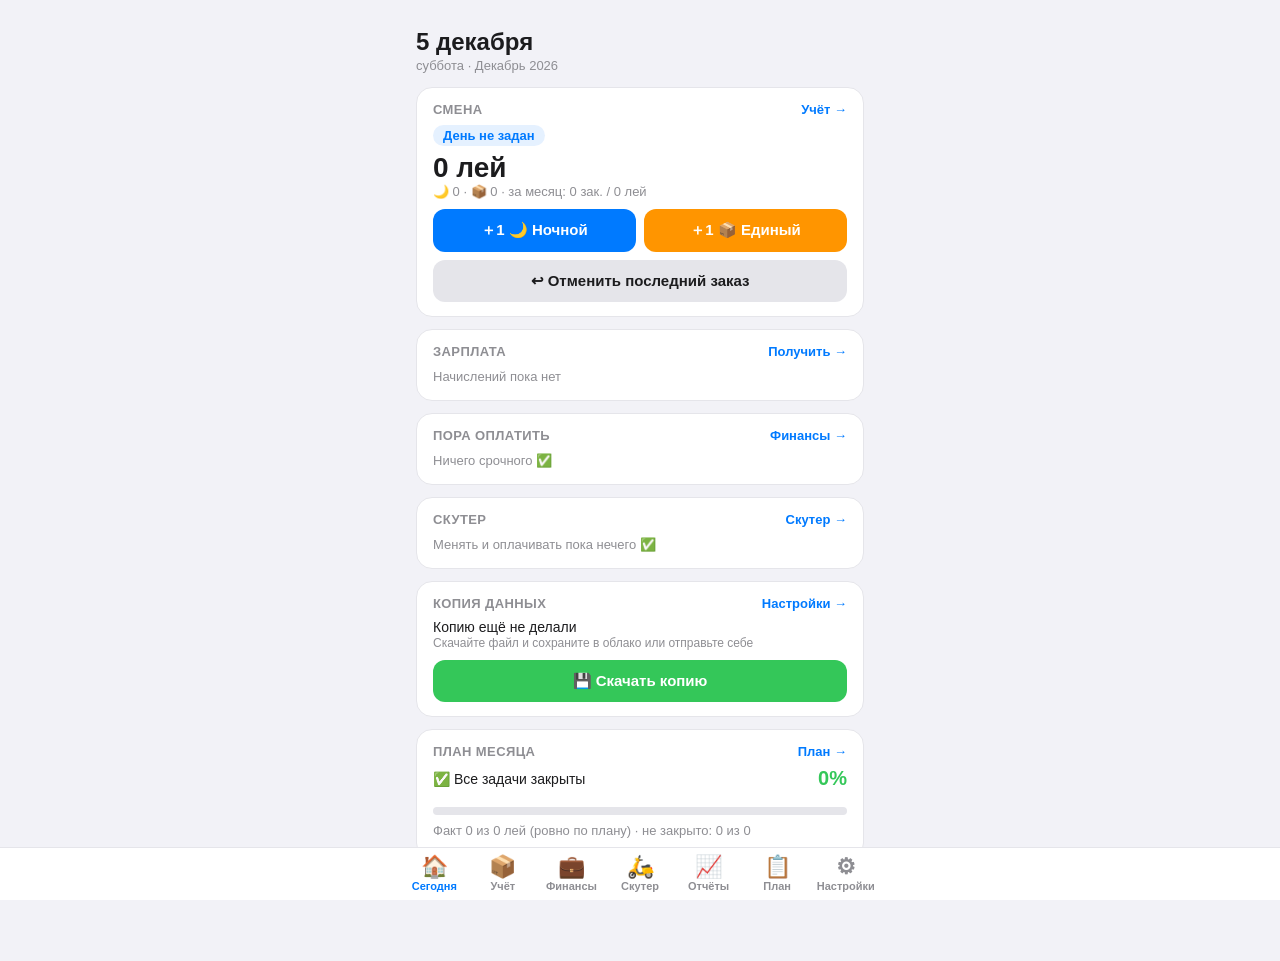
<file: today.html>
<!doctype html>
<html lang="ru">
<head>
<meta charset="UTF-8">
<meta name="viewport" content="width=device-width, initial-scale=1.0, viewport-fit=cover">
<title>🏠 Сегодня</title>
<link rel="stylesheet" href="css/theme.css">
<link rel="stylesheet" href="css/components.css">
<style>
.container{max-width:480px;margin:0 auto;padding:16px 16px 90px}
h1{font-size:24px;margin-bottom:2px}.sub{color:var(--text-dim);font-size:13px;margin-bottom:14px}
.card{background:var(--panel);border:1px solid var(--border);border-radius:16px;padding:14px 16px;margin-bottom:12px}
.card h2{font-size:13px;color:var(--text-dim);text-transform:uppercase;letter-spacing:.4px;margin-bottom:8px;display:flex;justify-content:space-between}
.card h2 a{color:var(--accent);text-decoration:none;text-transform:none;letter-spacing:0;font-weight:600}
.row{display:flex;justify-content:space-between;align-items:center;gap:10px;padding:9px 0;border-top:1px solid var(--border);font-size:14px;color:var(--text);text-decoration:none}
.card h2+.row{border-top:0}
.row small{display:block;color:var(--text-dim);font-size:12px;margin-top:1px}
.row b{white-space:nowrap}
.big{font-size:28px;font-weight:700}
.badge{display:inline-block;padding:3px 10px;border-radius:12px;font-size:13px;font-weight:600;background:var(--help-bg);color:var(--accent);margin-bottom:6px}
.btns{display:grid;grid-template-columns:1fr 1fr;gap:8px;margin-top:10px}
.btns .btn{margin:0}
.bad{color:var(--red)}.ok{color:var(--green)}
.bar{height:8px;background:var(--border);border-radius:4px;overflow:hidden;margin:8px 0}.bar i{display:block;height:100%;background:var(--green)}
.empty{color:var(--text-dim);font-size:13px;padding:2px 0}
</style>
</head>
<body>
<div class="container">
  <h1 id="hdr">Сегодня</h1>
  <div class="sub" id="sub"></div>
  <div class="card" id="cDay"></div>
  <div class="card" id="cSalary"></div>
  <div class="card" id="cPay"></div>
  <div class="card" id="cScooter"></div>
  <div class="card" id="cBackup" style="display:none"></div>
  <div class="card" id="cPlan"></div>
</div>

<nav class="tabbar"><div class="in">
  <a href="today.html" class="active"><span>🏠</span>Сегодня</a>
  <a href="index.html"><span>📦</span>Учёт</a>
  <a href="fin.html"><span>💼</span>Финансы</a>
  <a href="cash.html"><span>🛵</span>Скутер</a>
  <a href="stats.html"><span>📈</span>Отчёты</a>
  <a href="plan.html"><span>📋</span>План</a>
  <a href="settings.html"><span>⚙</span>Настройки</a>
</div></nav>

<script src="js/lib/storage.js"></script>
<script src="js/lib/ui.js"></script>
<script src="js/lib/notify.js"></script>
<script src="js/lib/guard.js"></script>
<script src="js/lib/theme.js"></script>
<script src="js/lib/pin.js"></script>
<script src="js/lib/backup.js"></script>
<script src="js/domain/state.js"></script>
<script src="js/domain/migrate.js"></script>
<script>Schema.run();</script>
<script src="js/domain/selectors.js"></script>
<script src="js/domain/tariff.js"></script>
<script>
Theme.init();
const $ = id => document.getElementById(id), esc = UI.esc, fmt = UI.fmt;
const DAYT = { work: "🏢 Рабочий", help: "🤝 Подмога", short: "⚡ Короткий", replace: "🔄 Замена", short_replace: "⚡🔄 Короткая замена", weekend: "🏖 Выходной" };
const MONTHS = ["Январь","Февраль","Март","Апрель","Май","Июнь","Июль","Август","Сентябрь","Октябрь","Ноябрь","Декабрь"];
const DOW = ["воскресенье","понедельник","вторник","среда","четверг","пятница","суббота"];
const prevYm = ym => { const [y, m] = ym.split("-").map(Number), d = new Date(y, m - 2, 1); return d.getFullYear() + "-" + String(d.getMonth() + 1).padStart(2, "0"); };
const ruMonth = ym => MONTHS[+ym.slice(5, 7) - 1];
const row = (href, left, sub, right) => `<a class="row" href="${href}"><span>${left}${sub ? `<small>${sub}</small>` : ""}</span><b>${right}</b></a>`;

// Заказы за сегодня: пишем в те же данные, что и «Учёт» (день + лог заказов)
function addOrders(n, a) {
  if (!guardAction("todayAdd", 300)) return;
  try {
    const ds = UI.date.local(), days = State.getDays() || {};
    const r = days[ds] || { type: "work", night: 0, ap: 0, total: 0 };
    r.night = (+r.night || 0) + n; r.ap = (+r.ap || 0) + a;
    r.total = Tariff.calcTotal(ds, r.night, r.ap); r.generated = false;
    days[ds] = r; State.setDays(days);
    const log = AppStorage.get("orders_log", null);
    if (Array.isArray(log)) { // если лога ещё нет, «Учёт» сам соберёт его из дней
      log.push({ id: Date.now() + "_" + Math.random().toString(36).slice(2, 7), date: ds, time: new Date().toLocaleString(), addedNight: n, addedAp: a });
      AppStorage.set("orders_log", log);
    }
    render(); Notify.show(`✅ +${n}🌙 +${a}📦`);
  } catch (e) { Notify.error(e.message); }
}
function undoLast() {
  if (!guardAction("todayUndo", 300)) return;
  const ds = UI.date.local(), log = AppStorage.get("orders_log", null);
  if (!Array.isArray(log)) return Notify.error("Откройте «Учёт» один раз, чтобы включить отмену");
  let i = -1; log.forEach((e, k) => { if (e.date === ds) i = k; });
  if (i < 0) return Notify.error("Сегодня нечего отменять");
  const e = log[i], days = State.getDays() || {}, r = days[ds];
  if (r) {
    r.night = Math.max(0, (+r.night || 0) - (e.addedNight || 0)); r.ap = Math.max(0, (+r.ap || 0) - (e.addedAp || 0));
    r.total = Tariff.calcTotal(ds, r.night, r.ap); State.setDays(days);
  }
  log.splice(i, 1); AppStorage.set("orders_log", log);
  render(); Notify.show("↩ Отменено");
}

function doBackup() {
  try { const n = Backup.download(); Notify.show("✅ Копия создана, ключей: " + n); render(); }
  catch (e) { Notify.error(e.message); }
}

function render() {
  const now = new Date(), ds = UI.date.local(), ym = ds.slice(0, 7);
  $("hdr").textContent = `${now.getDate()} ${ruMonth(ym).toLowerCase().replace(/ь$/, "я").replace(/т$/, "та").replace(/й$/, "я")}`;
  $("sub").textContent = DOW[now.getDay()] + " · " + ruMonth(ym) + " " + now.getFullYear();

  // 1. День
  const rec = (State.getDays() || {})[ds], M = Calc.month(ym);
  $("cDay").innerHTML = `<h2>Смена <a href="index.html">Учёт →</a></h2>
    <span class="badge">${rec ? (DAYT[rec.type] || esc(rec.type)) : "День не задан"}</span>
    <div class="big">${fmt(rec ? +rec.total || 0 : 0)} лей</div>
    <div class="sub" style="margin:0">🌙 ${rec ? +rec.night || 0 : 0} · 📦 ${rec ? +rec.ap || 0 : 0} · за месяц: ${M.totalOrders} зак. / ${fmt(M.salary)} лей</div>
    <div class="btns"><button class="btn btn-primary" onclick="addOrders(1,0)">＋1 🌙 Ночной</button><button class="btn btn-orange" onclick="addOrders(0,1)">＋1 📦 Единый</button></div>
    <button class="btn btn-gray" style="margin:8px 0 0;background:var(--border);color:var(--text)" onclick="undoLast()">↩ Отменить последний заказ</button>`;

  // 2. Зарплата
  const rows = [prevYm(ym), ym].map(m => {
    const s = Calc.salary(m);
    return s.accrued > 0 || s.received > 0
      ? row("index.html", ruMonth(m), `начислено ${fmt(s.accrued)} · получено ${fmt(s.received)}${s.closed ? " · закрыт" : ""}`, s.due > 0 ? `<span class="bad">ещё ${fmt(s.due)}</span>` : `<span class="ok">✅</span>`) : "";
  }).join("");
  $("cSalary").innerHTML = `<h2>Зарплата <a href="index.html">Получить →</a></h2>` + (rows || `<div class="empty">Начислений пока нет</div>`);

  // 3. Пора оплатить
  const pay = Calc.paymentsDue();
  $("cPay").innerHTML = `<h2>Пора оплатить <a href="fin.html">Финансы →</a></h2>` + (pay.length
    ? pay.map(p => row("fin.html", `${p.icon} ${esc(p.title)}`, p.den ? (p.late ? "⚠️ срок был " + p.den + "-го" : "до " + p.den + "-го") : "", fmt(p.sum) + " лей")).join("")
    : `<div class="empty">Ничего срочного ✅</div>`);

  // 4. Скутер
  const sc = Calc.scWanted(ym);
  $("cScooter").innerHTML = `<h2>Скутер <a href="cash.html">Скутер →</a></h2>` + (sc.length
    ? sc.map(w => row("cash.html", "🛵 " + esc(w.title), esc(w.note), w.plan ? "~" + fmt(w.plan) + " лей" : "")).join("")
    : `<div class="empty">Менять и оплачивать пока нечего ✅</div>`);

  // 4b. Резервная копия: напоминаем, если её нет или ей больше недели
  const bd = Backup.daysSince(), cb = $("cBackup");
  cb.innerHTML = (bd === null || bd >= 7)
    ? `<h2>Копия данных <a href="settings.html">Настройки →</a></h2><div class="row" style="border:0;padding:0"><span>${bd === null ? "Копию ещё не делали" : "Последняя копия: " + bd + " дн. назад"}<small>Скачайте файл и сохраните в облако или отправьте себе</small></span></div><button class="btn btn-green" style="margin:10px 0 0" onclick="doBackup()">💾 Скачать копию</button>`
    : "";
  cb.style.display = cb.innerHTML ? "" : "none";

  // 5. План месяца
  const P = Calc.planSummary(ym);
  if (!P) { $("cPlan").innerHTML = `<h2>План месяца <a href="plan.html">План →</a></h2><div class="empty">План на месяц ещё не создан</div>`; return; }
  const pct = P.plan > 0 ? Math.min(100, Math.round(P.covered / P.plan * 100)) : 0;
  const open = P.open.slice().sort((a, b) => b.left - a.left).slice(0, 5);
  const diff = P.fact - P.plan;
  const diffTxt = diff === 0 ? "ровно по плану" : diff < 0 ? "на " + fmt(-diff) + " меньше плана" : "на " + fmt(diff) + " больше плана";
  const head = P.open.length
    ? `<span>Осталось внести</span><b class="big" style="font-size:20px">${fmt(P.left)} лей</b>`
    : `<span>✅ Все задачи закрыты</span><b class="big ok" style="font-size:20px">${pct}%</b>`;
  $("cPlan").innerHTML = `<h2>План месяца <a href="plan.html">План →</a></h2>
    <div class="row" style="border:0;padding-top:0">${head}</div>
    <div class="bar"><i style="width:${pct}%"></i></div>
    <div class="sub" style="margin:0 0 6px">Факт ${fmt(P.fact)} из ${fmt(P.plan)} лей (${diffTxt}) · не закрыто: ${P.open.length} из ${P.count}</div>` +
    open.map(t => row("plan.html", esc(t.title), "", t.left > 0 ? fmt(t.left) + " лей" : "—")).join("");
}

render();
Backup.persist();
document.addEventListener("visibilitychange", () => { if (!document.hidden) render(); });
window.addEventListener("pageshow", e => { if (e.persisted) render(); });
window.addEventListener("storage", render);
</script>
</body>
</html>
</file>
<file: css/theme.css>
:root {
  --bg: #f2f2f7;
  --text: #1c1c1e;
  --text-dim: #8e8e93;
  --panel: #ffffff;
  --border: #e5e5ea;
  --accent: #007aff;
  --green: #34c759;
  --red: #ff3b30;
  --orange: #ff9500;
  --purple: #af52de;

  /* Фоны */
  --red-bg: rgba(255, 59, 48, 0.12);
  --help-bg: rgba(0, 122, 255, 0.10);
  --subtle-bg: #f8f8fc;
  --warn-bg: #fff4d6;
}

:root[data-theme="dark"] {
  --bg: #0a0a0f;
  --text: #f2f2f7;
  --text-dim: #8e8e93;
  --panel: #1c1c1e;
  --border: #2c2c2e;
  --accent: #0a84ff;
  --green: #30d158;
  --red: #ff453a;
  --orange: #ff9f0a;
  --purple: #bf5af2;

  /* Фоны для тёмной темы */
  --red-bg: rgba(255, 69, 58, 0.15);
  --help-bg: rgba(10, 132, 255, 0.15);
  --subtle-bg: #2c2c2e;
  --warn-bg: #2a1f0a;
}

* {
  box-sizing: border-box;
  margin: 0;
  padding: 0;
  -webkit-tap-highlight-color: transparent;
}

body {
  background-color: var(--bg);
  color: var(--text);
  font-family: -apple-system, BlinkMacSystemFont, 'SF Pro Display', sans-serif;
  transition: background-color 0.3s, color 0.3s;
  /* padding-bottom задан в .container */
}
</file>
<file: css/components.css>
body {
  padding-top: calc(12px + env(safe-area-inset-top, 0px));
}

/* --- Кнопки --- */
.btn {
  width: 100%;
  padding: 12px;
  border: none;
  border-radius: 12px;
  font-size: 15px;
  font-weight: 600;
  cursor: pointer;
  color: #fff;
  text-align: center;
  margin-bottom: 8px;
  transition: transform 0.1s;
}
.btn:active { transform: scale(0.97); }
.btn-primary { background: var(--accent); }
.btn-green { background: var(--green); }
.btn-orange { background: var(--orange); }
.btn-purple { background: var(--purple); }

/* --- Диалоговые окна --- */
.dialog-overlay {
  position: fixed; inset: 0;
  background: rgba(0,0,0,0.4);
  -webkit-backdrop-filter: blur(8px);
  backdrop-filter: blur(8px);
  z-index: 3000;
  display: flex;
  align-items: center;
  justify-content: center;
}
.dialog-box {
  background: var(--panel);
  color: var(--text);
  border-radius: 20px;
  padding: 24px 20px 20px;
  width: 85%;
  max-width: 340px;
  box-shadow: 0 10px 40px rgba(0,0,0,0.2);
}
.dialog-box p, .dialog-box h3 {
  font-size: 16px;
  text-align: center;
  margin-bottom: 20px;
  line-height: 1.4;
}
.dialog-buttons { display: flex; gap: 8px; }
.dialog-buttons button {
  flex: 1; padding: 12px; border: none; border-radius: 12px;
  font-size: 15px; font-weight: 600; cursor: pointer;
}
.dialog-ok, .dialog-yes { background: var(--accent); color: #fff; }
.dialog-no { background: var(--border); color: var(--text); }

/* --- Поля ввода (базовые) --- */
.form-control {
  width: 100%;
  padding: 10px 14px;
  border: 1.5px solid var(--border);
  border-radius: 12px;
  font-size: 16px;
  background: var(--bg);
  color: var(--text);
  font-family: inherit;
}
.form-control:focus {
  outline: none;
  border-color: var(--accent);
}

/* --- Уведомления (тосты) --- */
.toast {
  position: fixed;
  top: calc(20px + env(safe-area-inset-top, 0px));
  left: 50%;
  transform: translateX(-50%) translateY(-20px);
  background: #333;
  color: #fff;
  padding: 12px 24px;
  border-radius: 30px;
  font-size: 14px;
  font-weight: 500;
  z-index: 5000;
  opacity: 0;
  transition: all 0.3s cubic-bezier(0.175, 0.885, 0.32, 1.275);
  box-shadow: 0 4px 12px rgba(0,0,0,0.15);
}
.toast.show { transform: translateX(-50%) translateY(0); opacity: 1; }
.toast.error { background: var(--red); }

/* --- Нижнее меню навигации (Tab Bar) --- */
.tabbar {
  position: fixed;
  left: 0;
  right: 0;
  bottom: 0;
  background: var(--panel);
  border-top: 1px solid var(--border);
  display: flex;
  justify-content: center;
  padding-bottom: env(safe-area-inset-bottom, 0px);
  z-index: 1000;
}
.tabbar .in {
  display: flex;
  width: 100%;
  max-width: 480px;
}
.tabbar a {
  flex: 1;
  display: flex;
  flex-direction: column;
  align-items: center;
  gap: 2px;
  padding: 8px 2px;
  color: var(--text-dim);
  text-decoration: none;
  font-size: 11px;
  font-weight: 600;
  transition: color 0.2s;
}
.tabbar a span {
  font-size: 22px;
  line-height: 1;
}
.tabbar a.active {
  color: var(--accent);
}

/* --- Общий контейнер (отступ снизу под нижнее меню) --- */
.container {
  max-width: 480px;
  margin: 0 auto;
  padding: 16px;
  padding-bottom: 90px;
}

/* --- Без зума: двойной тап, авто-зум полей ввода iOS --- */
html, body {
  touch-action: manipulation;
  -webkit-text-size-adjust: 100%;
  text-size-adjust: 100%;
}
button, a, summary, label, .day, .pin-btn {
  touch-action: manipulation;
}
/* iOS зумит страницу при фокусе на поле со шрифтом меньше 16px */
input, select, textarea {
  font-size: 16px !important;
}
</file>
